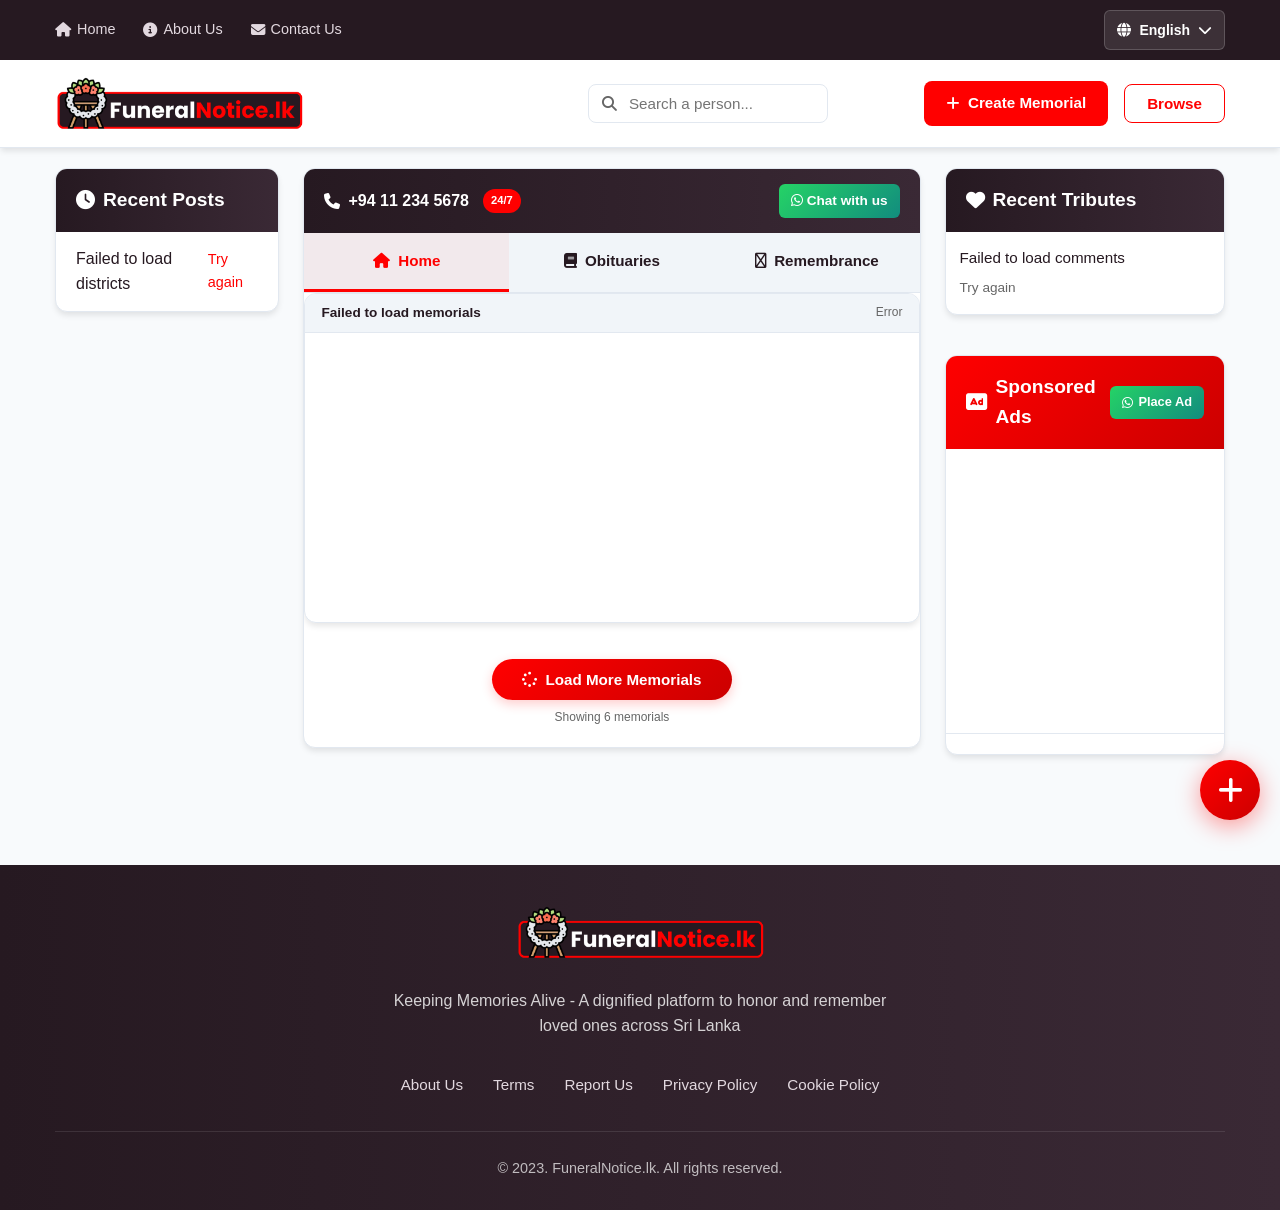
<file: index.html>
<!DOCTYPE html>
<html lang="en">

<head>
    <meta charset="UTF-8">
    <meta name="viewport" content="width=device-width, initial-scale=1.0">
    <title>FuneralNotice.lk - Keeping Memories Alive</title>
    <link rel="stylesheet" href="https://cdnjs.cloudflare.com/ajax/libs/font-awesome/6.4.0/css/all.min.css">
    <link rel="stylesheet" href="style/common.css">
    <link rel="stylesheet" href="style/navbar.css">
    <link rel="stylesheet" href="style/footer.css">
    <link rel="stylesheet" href="style/index.css">

</head>

<body>
    <!-- Navbar Component -->
    <div id="navbar-placeholder"></div>

    <div class="main-body">
        <div class="container">
            <!-- Mobile Sponsored Ads Section (Shows only on mobile) -->
            <div class="mobile-sponsored-section" id="mobileSponsoredSection">
                <!-- Mobile sponsored ads will be inserted here by JavaScript -->
            </div>

            <div class="sidebar-toggle-container">

            </div>

            <div class="feeds">
                <div class="sidebar sidebar-left" id="leftSidebar">
                    <div class="list-multiple-item">
                        <div class="header">
                            <h2><i class="fas fa-clock"></i> Recent Posts</h2>
                        </div>
                        <div class="list">
                            <ul id="recentPosts">
                            </ul>
                        </div>
                    </div>
                </div>

                <div class="main-content">
                    <div class="section-tabs">
                        <div class="tabs-header">
                            <div class="contact-display">
                                <i class="fas fa-phone"></i>
                                <span class="phone-number">+94 11 234 5678</span>
                                <span class="badge">24/7</span>
                            </div>
                            <a href="#" class="whatsapp-btn hide-on-mobile">
                                <i class="fab fa-whatsapp"></i> Chat with us
                            </a>
                        </div>

                        <div class="tabs-nav">
                            <a href="index.html" class="active"><i class="fas fa-home"></i> Home</a>
                            <a href="index.html.Obituaries"><i class="fas fa-book"></i> Obituaries</a>
                            <a href="index.html.Remembrance"><i class="fas fa-calendar-heart"></i> Remembrance</a>
                            <!-- REMOVED the Recent button from tabs -->
                        </div>

                        <div class="feeds-container" id="feedsContainer">
                        </div>

                        <div class="load-more-container">
                            <button class="load-more-btn" id="loadMoreBtn">
                                <i class="fas fa-spinner"></i> Load More Memorials
                            </button>
                            <p style="margin-top: 8px; color: var(--light-text); font-size: 0.75rem;">
                                Showing <span id="currentCount">6</span> memorials
                            </p>
                        </div>
                    </div>
                </div>

                <div class="sidebar sidebar-right" id="rightSidebar">
                    <!-- Recent Tributes section (hidden on mobile) -->
                    <div class="list-multiple-item square hide-on-mobile">
                        <div class="header cover-tribute">
                            <h2><i class="fas fa-heart"></i> Recent Tributes</h2>
                        </div>
                        <div class="list recent-tributes-container">
                            <ul id="recentTributes">
                            </ul>
                        </div>
                    </div>

                    <!-- Desktop sponsored ads (hidden on mobile) -->
                    <div class="list-multiple-item sticky-sponsor hide-on-mobile">
                        <div class="header"
                            style="background: linear-gradient(135deg, var(--primary) 0%, var(--primary-dark) 100%);">
                            <h2><i class="fas fa-ad"></i> Sponsored Ads</h2>
                            <a href="https://api.whatsapp.com/send?phone=94769988123&text=Hello%20WEBbuilders.lk%20%F0%9F%91%8B%2C"
                                target="_blank" rel="noopener" class="whatsapp-btn-small"
                                style="background: linear-gradient(135deg, #25D366 0%, #128C7E 100%); color: white; padding: 6px 12px; border-radius: 6px; text-decoration: none; display: inline-flex; align-items: center; gap: 5px; font-size: 0.8rem; font-weight: 600; transition: var(--transition); white-space: nowrap;">
                                <i class="fab fa-whatsapp"></i>
                                Place Ad
                            </a>
                        </div>
                        <div class="list">
                            <div id="sponsoredCarousel" class="sponsored-carousel">
                            </div>
                            <div class="ad-dots" id="adDots"></div>
                        </div>
                    </div>
                </div>
            </div>
        </div>
    </div>

    <!-- Footer Component -->
    <div id="footer-placeholder"></div>

    <script src="script/common.js"></script>
    <script>
        // Load components when DOM is ready
        loadComponent('navbar.html', 'navbar-placeholder');
        loadComponent('footer.html', 'footer-placeholder');
    </script>
    <script src="script/index.js"></script>
</body>

</html>
</file>
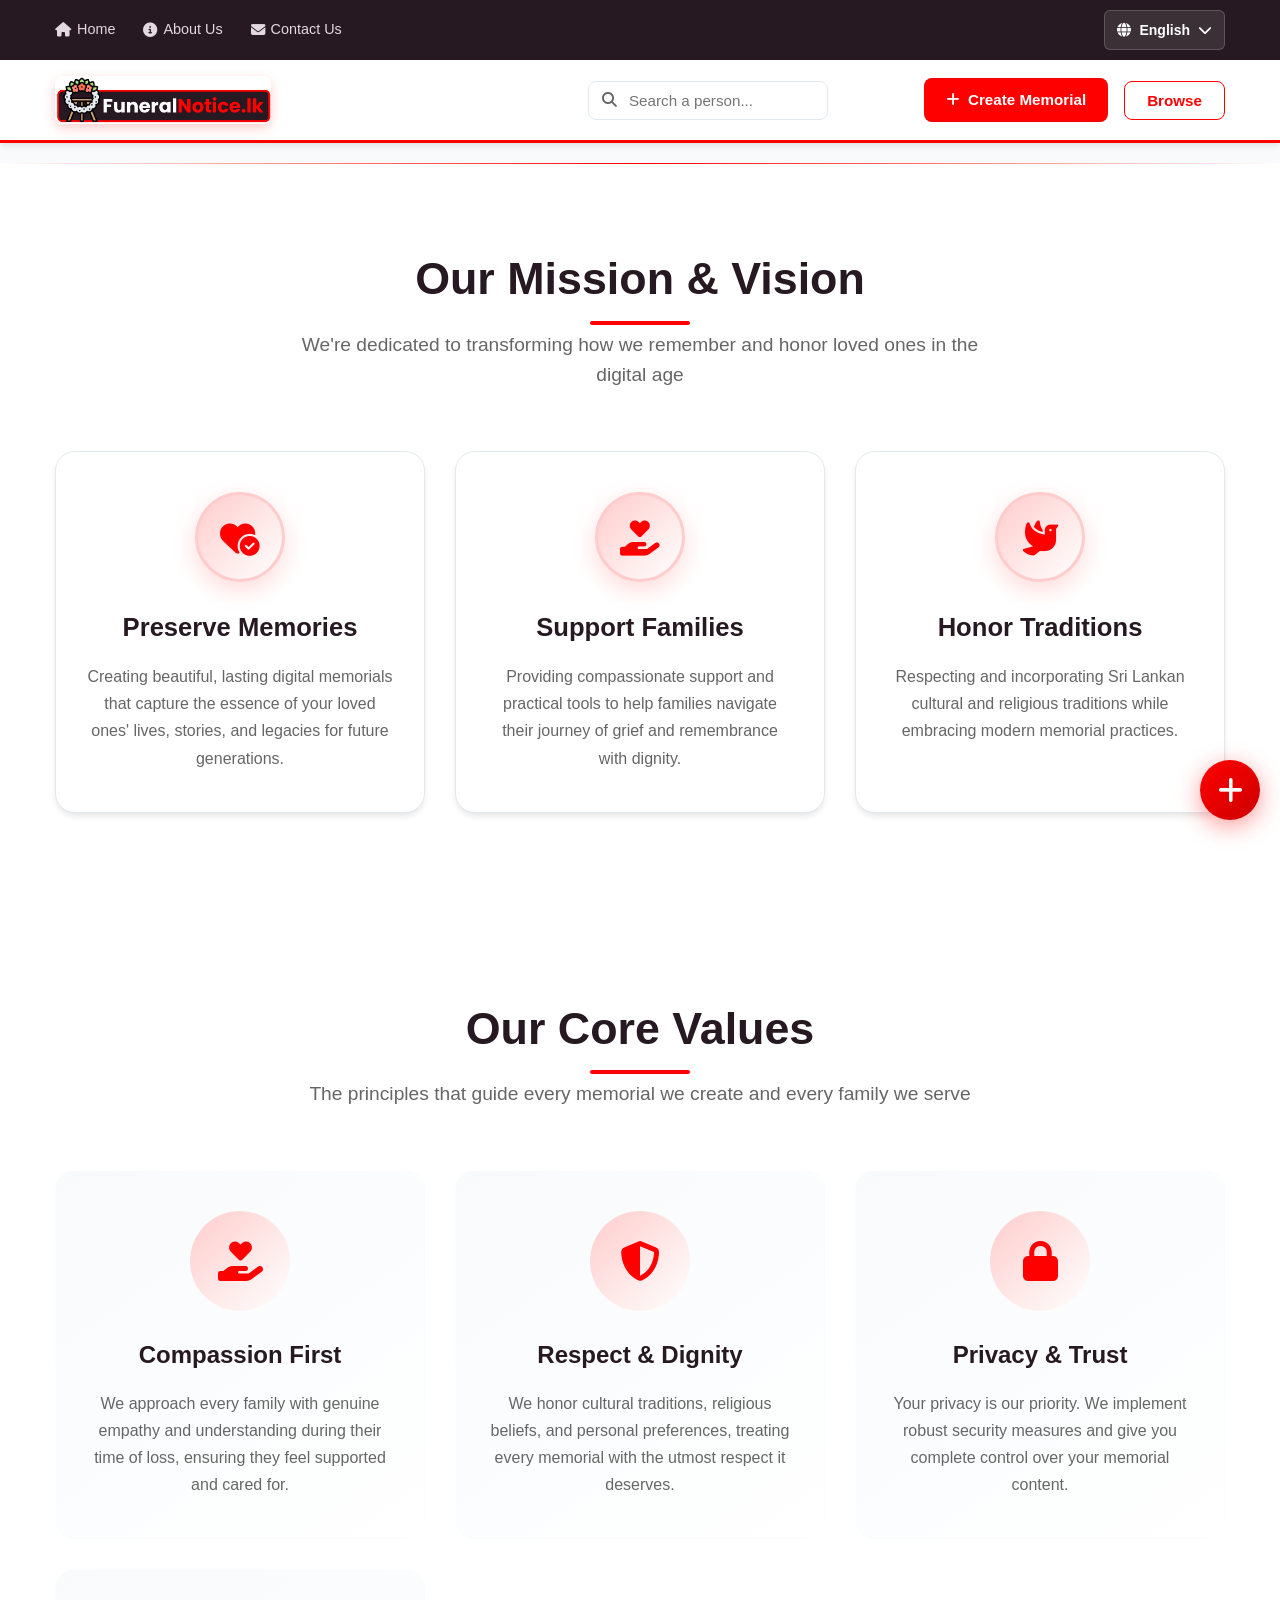
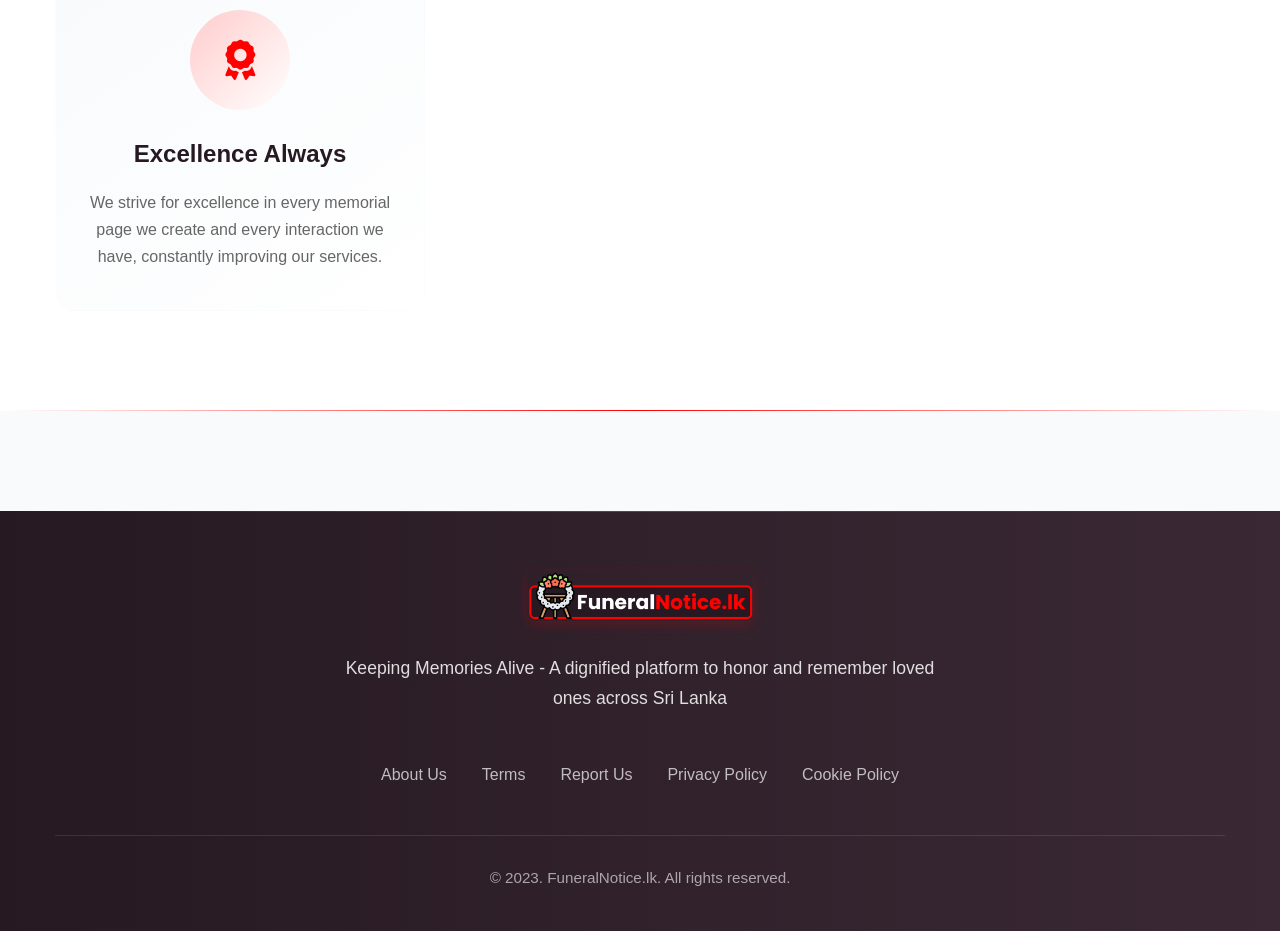
<file: about.html>
<!DOCTYPE html>
<html lang="en">

<head>
    <meta charset="UTF-8">
    <meta name="viewport" content="width=device-width, initial-scale=1.0">
    <title>About Us - FuneralNotice.lk</title>
    <meta name="description"
        content="Learn about FuneralNotice.lk - A dignified platform to honor and remember loved ones in Sri Lanka.">

    <!-- Open Graph Tags -->
    <meta property="og:type" content="website">
    <meta property="og:url" content="https://funeralnotice.lk/about.html">
    <meta property="og:title" content="About Us - FuneralNotice.lk">
    <meta property="og:description" content="A dignified platform to honor and remember loved ones in Sri Lanka.">
    <meta property="og:image" content="https://ripnews.lk/uploads/posts/76/cover.png">
    <meta property="og:image:type" content="image/png">
    <meta property="og:image:width" content="1200">
    <meta property="og:image:height" content="630">
    <meta property="og:site_name" content="FuneralNotice.lk">

    <meta name="twitter:card" content="summary_large_image">
    <meta name="twitter:title" content="About Us - FuneralNotice.lk">
    <meta name="twitter:description" content="A dignified platform to honor and remember loved ones in Sri Lanka.">
    <meta name="twitter:image" content="https://ripnews.lk/uploads/posts/76/cover.png">

    <link rel="stylesheet" href="https://cdnjs.cloudflare.com/ajax/libs/font-awesome/6.4.0/css/all.min.css">
    <link rel="stylesheet" href="https://cdnjs.cloudflare.com/ajax/libs/animate.css/4.1.1/animate.min.css">

    <link rel="stylesheet" href="style/common.css">
    <link rel="stylesheet" href="style/navbar.css">
    <link rel="stylesheet" href="style/footer.css">
    <link rel="stylesheet" href="style/about.css">

    <style>

    </style>
</head>

<body>
    <!-- Navbar Component -->
    <div id="navbar-placeholder"></div>


    <!-- About Page Content -->
    <div class="main-body">
        <!-- Hero Section -->
        <!-- <section class="about-hero">
            <div class="hero-content">
                <h1 class="hero-title fade-in">Honoring Lives with Dignity</h1>
                <p class="hero-subtitle fade-in">At FuneralNotice.lk, we believe every life deserves to be remembered,
                    celebrated, and honored. We provide compassionate digital memorial services that preserve precious
                    memories for generations to come.</p>

                <div class="hero-stats">
                    <div class="stat-item fade-in">
                        <span class="stat-number" data-count="5000">0</span>
                        <span class="stat-label">Memorials Created</span>
                    </div>
                    <div class="stat-item fade-in">
                        <span class="stat-number" data-count="98">0</span>
                        <span class="stat-label">Satisfaction Rate</span>
                    </div>
                    <div class="stat-item fade-in">
                        <span class="stat-number" data-count="24">0</span>
                        <span class="stat-label">Hours Support</span>
                    </div>
                </div>
            </div>
        </section> -->

        <!-- Our Mission Section -->
        <section class="mission-section">
            <div class="container">
                <div class="section-header fade-in">
                    <h2 class="section-title">Our Mission & Vision</h2>
                    <p class="section-subtitle">We're dedicated to transforming how we remember and honor loved ones in
                        the digital age</p>
                </div>

                <div class="mission-grid">
                    <div class="mission-card stagger-item">
                        <div class="mission-icon">
                            <i class="fas fa-heart-circle-check"></i>
                        </div>
                        <h3>Preserve Memories</h3>
                        <p>Creating beautiful, lasting digital memorials that capture the essence of your loved ones'
                            lives, stories, and legacies for future generations.</p>
                    </div>

                    <div class="mission-card stagger-item">
                        <div class="mission-icon">
                            <i class="fas fa-hand-holding-heart"></i>
                        </div>
                        <h3>Support Families</h3>
                        <p>Providing compassionate support and practical tools to help families navigate their journey
                            of grief and remembrance with dignity.</p>
                    </div>

                    <div class="mission-card stagger-item">
                        <div class="mission-icon">
                            <i class="fas fa-dove"></i>
                        </div>
                        <h3>Honor Traditions</h3>
                        <p>Respecting and incorporating Sri Lankan cultural and religious traditions while embracing
                            modern memorial practices.</p>
                    </div>
                </div>
            </div>
        </section>

        <!-- Our Story Section -->
        <!-- <section class="story-section">
            <div class="container">
                <div class="section-header fade-in">
                    <h2 class="section-title">Our Journey</h2>
                    <p class="section-subtitle">From a vision of compassion to Sri Lanka's most trusted memorial
                        platform</p>
                </div>

                <div class="story-timeline">
                    <div class="timeline-item stagger-item">
                        <div class="timeline-icon">
                            <i class="fas fa-lightbulb"></i>
                        </div>
                        <div class="timeline-content">
                            <div class="timeline-year">2022</div>
                            <h3>The Vision</h3>
                            <p>Founded by compassionate individuals who experienced firsthand the challenges families
                                face when dealing with loss. We envisioned a platform that would bring dignity and ease
                                to memorial services.</p>
                        </div>
                    </div>

                    <div class="timeline-item stagger-item">
                        <div class="timeline-icon">
                            <i class="fas fa-seedling"></i>
                        </div>
                        <div class="timeline-content">
                            <div class="timeline-year">2023</div>
                            <h3>Platform Launch</h3>
                            <p>Launched FuneralNotice.lk with a simple goal: to create beautiful, accessible memorials
                                that respect traditions while embracing technology. Our first 100 memorials were created
                                within months.</p>
                        </div>
                    </div>

                    <div class="timeline-item stagger-item">
                        <div class="timeline-icon">
                            <i class="fas fa-users"></i>
                        </div>
                        <div class="timeline-content">
                            <div class="timeline-year">2024</div>
                            <h3>Community Growth</h3>
                            <p>Expanded our services across Sri Lanka, building trust with thousands of families.
                                Introduced new features like tribute walls, candle lighting, and photo galleries based
                                on community feedback.</p>
                        </div>
                    </div>

                    <div class="timeline-item stagger-item">
                        <div class="timeline-icon">
                            <i class="fas fa-star"></i>
                        </div>
                        <div class="timeline-content">
                            <div class="timeline-year">2025</div>
                            <h3>National Recognition</h3>
                            <p>Became Sri Lanka's leading memorial platform with over 5,000 memorials created. Received
                                recognition for our compassionate approach and innovative memorial solutions.</p>
                        </div>
                    </div>
                </div>
            </div>
        </section> -->

        <!-- Our Values Section -->
        <section class="values-section">
            <div class="container">
                <div class="section-header fade-in">
                    <h2 class="section-title">Our Core Values</h2>
                    <p class="section-subtitle">The principles that guide every memorial we create and every family we
                        serve</p>
                </div>

                <div class="values-grid">
                    <div class="value-card stagger-item">
                        <div class="value-icon-wrapper">
                            <i class="fas fa-hand-holding-heart"></i>
                        </div>
                        <h3>Compassion First</h3>
                        <p>We approach every family with genuine empathy and understanding during their time of loss,
                            ensuring they feel supported and cared for.</p>
                    </div>

                    <div class="value-card stagger-item">
                        <div class="value-icon-wrapper">
                            <i class="fas fa-shield-alt"></i>
                        </div>
                        <h3>Respect & Dignity</h3>
                        <p>We honor cultural traditions, religious beliefs, and personal preferences, treating every
                            memorial with the utmost respect it deserves.</p>
                    </div>

                    <div class="value-card stagger-item">
                        <div class="value-icon-wrapper">
                            <i class="fas fa-lock"></i>
                        </div>
                        <h3>Privacy & Trust</h3>
                        <p>Your privacy is our priority. We implement robust security measures and give you complete
                            control over your memorial content.</p>
                    </div>

                    <div class="value-card stagger-item">
                        <div class="value-icon-wrapper">
                            <i class="fas fa-award"></i>
                        </div>
                        <h3>Excellence Always</h3>
                        <p>We strive for excellence in every memorial page we create and every interaction we have,
                            constantly improving our services.</p>
                    </div>
                </div>
            </div>
        </section>

        <!-- Our Team Section -->
        <!-- <section class="team-section">
            <div class="container">
                <div class="section-header fade-in">
                    <h2 class="section-title">Our Compassionate Team</h2>
                    <p class="section-subtitle">Dedicated professionals who bring warmth, expertise, and care to every
                        memorial we create</p>
                </div>

                <div class="team-grid">
                    <div class="team-member stagger-item">
                        <div class="member-image-wrapper">
                            <img src="https://images.unsplash.com/photo-1560250097-0b93528c311a?ixlib=rb-4.0.3&auto=format&fit=crop&w=500&q=80"
                                alt="Ravi Perera" class="member-image">
                            <div class="member-overlay">
                                <div class="member-role">
                                    <i class="fas fa-envelope"></i>
                                    ravi@funeralnotice.lk
                                </div>
                            </div>
                        </div>
                        <div class="member-info">
                            <h3>Ravi Perera</h3>
                            <div class="member-role">
                                <i class="fas fa-user-tie"></i>
                                Founder & CEO
                            </div>
                            <p class="member-bio">With 15+ years in technology and community service, Ravi leads our
                                mission with compassion and innovation.</p>
                        </div>
                    </div>

                    <div class="team-member stagger-item">
                        <div class="member-image-wrapper">
                            <img src="https://images.unsplash.com/photo-1582750433449-648ed127bb54?ixlib=rb-4.0.3&auto=format&fit=crop&w=500&q=80"
                                alt="Anjali Silva" class="member-image">
                            <div class="member-overlay">
                                <div class="member-role">
                                    <i class="fas fa-envelope"></i>
                                    anjali@funeralnotice.lk
                                </div>
                            </div>
                        </div>
                        <div class="member-info">
                            <h3>Anjali Silva</h3>
                            <div class="member-role">
                                <i class="fas fa-headset"></i>
                                Head of Support
                            </div>
                            <p class="member-bio">Anjali brings warmth and empathy to every family, ensuring they
                                receive the care and support they need.</p>
                        </div>
                    </div>

                    <div class="team-member stagger-item">
                        <div class="member-image-wrapper">
                            <img src="https://images.unsplash.com/photo-1573496359142-b8d87734a5a2?ixlib=rb-4.0.3&auto=format&fit=crop&w=500&q=80"
                                alt="Kumar Fernando" class="member-image">
                            <div class="member-overlay">
                                <div class="member-role">
                                    <i class="fas fa-envelope"></i>
                                    kumar@funeralnotice.lk
                                </div>
                            </div>
                        </div>
                        <div class="member-info">
                            <h3>Kumar Fernando</h3>
                            <div class="member-role">
                                <i class="fas fa-code"></i>
                                Technical Director
                            </div>
                            <p class="member-bio">Kumar ensures our platform is secure and innovative, constantly
                                improving features to serve families better.</p>
                        </div>
                    </div>
                </div>
            </div>
        </section> -->

        <!-- CTA Section -->
        <!-- <section class="contact-cta">
            <div class="container">
                <div class="cta-content">
                    <h2 class="cta-title fade-in">Ready to Honor a Loved One?</h2>
                    <p class="cta-subtitle fade-in">Let us help you create a beautiful, lasting tribute that honors
                        their memory and brings comfort to family and friends.</p>

                    <div class="cta-buttons">
                        <button class="cta-btn cta-btn-primary" onclick="window.location.href='create.html'">
                            <i class="fas fa-plus-circle"></i>
                            Create a Memorial
                        </button>
                        <button class="cta-btn cta-btn-secondary" onclick="window.location.href='contact.html'">
                            <i class="fas fa-comments"></i>
                            Contact Our Team
                        </button>
                    </div>
                </div>
            </div>
        </section> -->
    </div>

    <!-- Footer Component -->
    <div id="footer-placeholder"></div>

    <script src="script/common.js"></script>
    <script>
        // Load components when DOM is ready
        loadComponent('navbar.html', 'navbar-placeholder');
        loadComponent('footer.html', 'footer-placeholder');
    </script>
    <script src="script/about.js"></script>
</body>

</html>
</file>
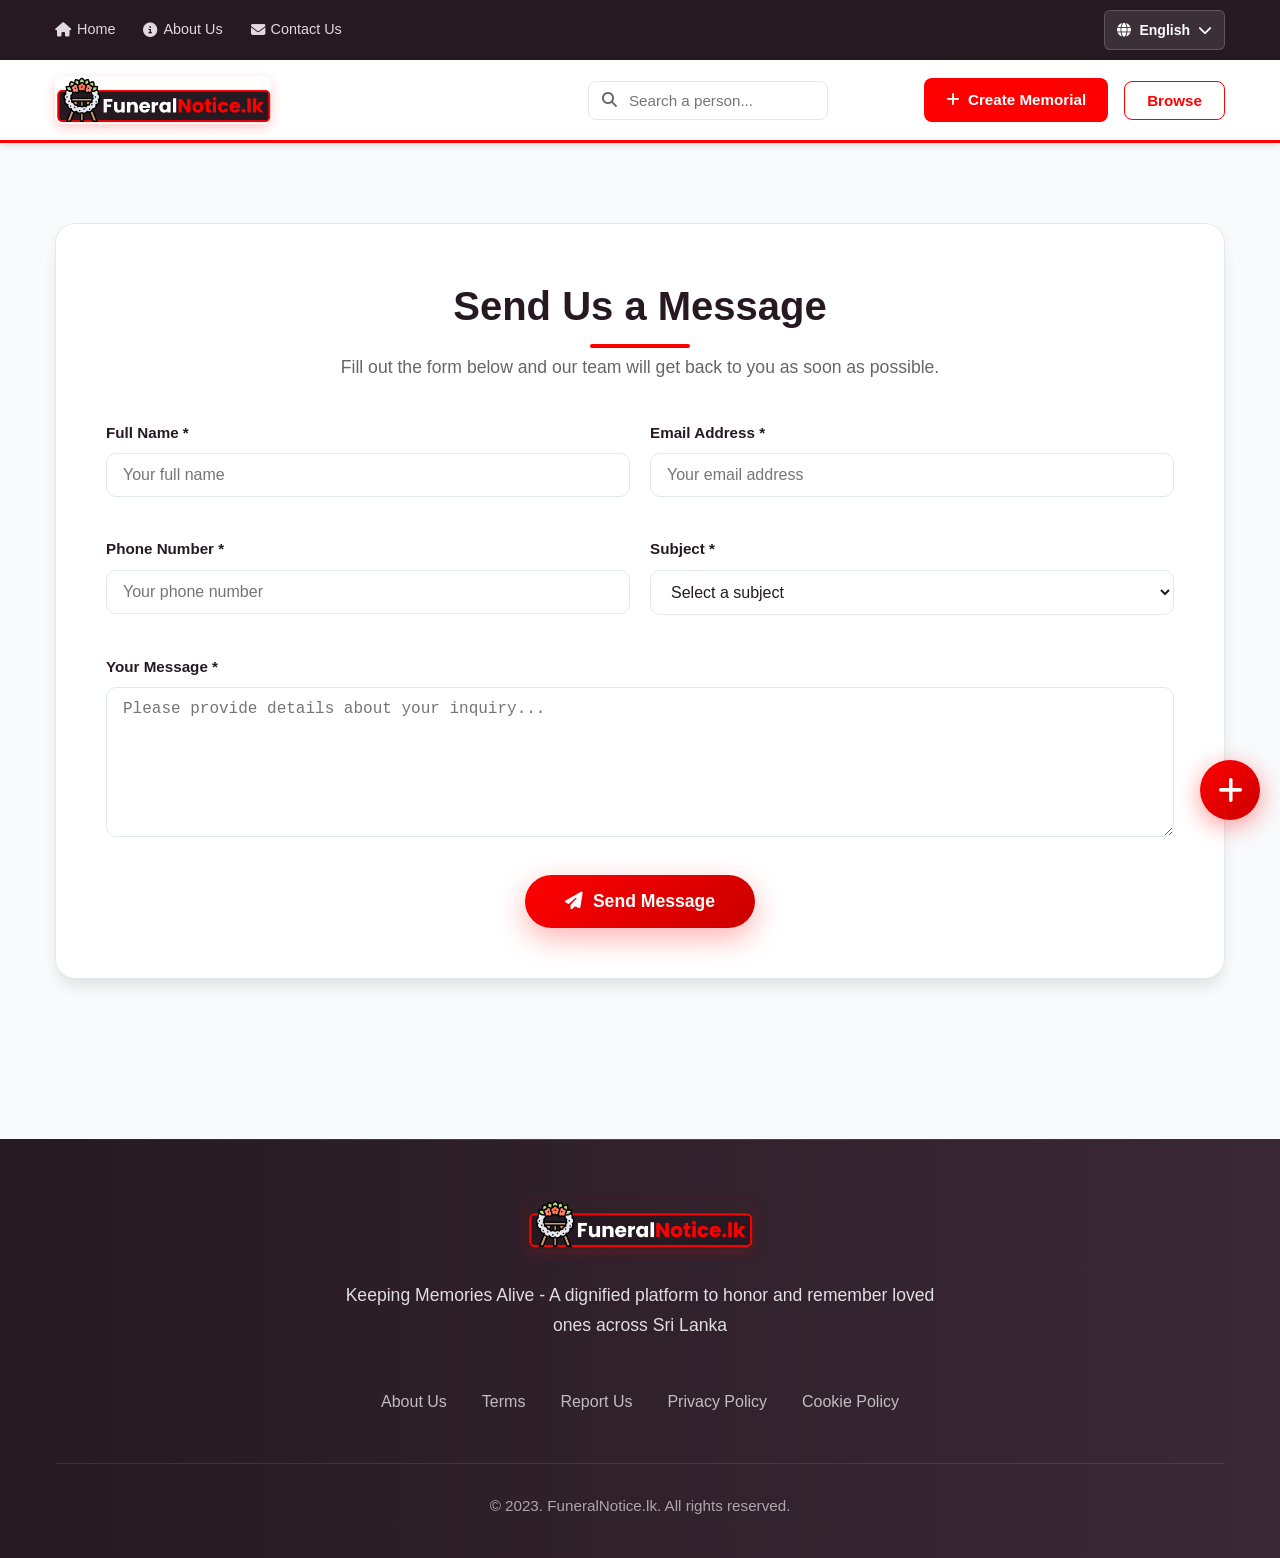
<file: contact.html>
<!DOCTYPE html>
<html lang="en">

<head>
    <meta charset="UTF-8">
    <meta name="viewport" content="width=device-width, initial-scale=1.0">
    <title>Contact Us - FuneralNotice.lk</title>

    <!-- Open Graph Tags -->
    <meta property="og:type" content="website">
    <meta property="og:url" content="https://funeralnotice.lk/contact">
    <meta property="og:title" content="Contact Us – FuneralNotice.lk">
    <meta property="og:description"
        content="Contact our compassionate team for assistance with funeral notices and memorials.">
    <meta property="og:image" content="https://ripnews.lk/uploads/posts/76/cover.png">
    <meta property="og:image:type" content="image/png">
    <meta property="og:image:width" content="1200">
    <meta property="og:image:height" content="630">
    <meta property="og:site_name" content="FuneralNotice.lk">

    <meta name="twitter:card" content="summary_large_image">
    <meta name="twitter:title" content="Contact Us – FuneralNotice.lk">
    <meta name="twitter:description"
        content="Contact our compassionate team for assistance with funeral notices and memorials.">
    <meta name="twitter:image" content="https://ripnews.lk/uploads/posts/76/cover.png">

    <link rel="stylesheet" href="https://cdnjs.cloudflare.com/ajax/libs/font-awesome/6.4.0/css/all.min.css">
    <link rel="stylesheet" href="style/common.css">
    <link rel="stylesheet" href="style/navbar.css">
    <link rel="stylesheet" href="style/footer.css">
    <link rel="stylesheet" href="style/contact.css">

    <style>
    </style>
</head>

<body>
    <!-- Navbar Component -->
    <div id="navbar-placeholder"></div>

    <!-- About Page Content -->
    <div class="main-body">
        <!-- Contact Hero Section -->
        <!-- <section class="contact-hero">
            <div class="hero-content">
                <h1 class="hero-title">Contact Our Compassionate Team</h1>
                <p class="hero-subtitle">We're here to support you during this difficult time. Reach out to us through
                    any channel below.</p>
            </div>
        </section> -->

        <div class="container">
            <!-- Contact Grid -->


            <!-- Contact Form Section -->
            <div class="contact-form-section">
                <div class="section-header">
                    <h2 class="section-title">Send Us a Message</h2>
                    <p class="section-subtitle">Fill out the form below and our team will get back to you as soon as
                        possible.</p>
                </div>

                <form id="contactForm">
                    <div class="form-grid">
                        <div class="form-group">
                            <label class="form-label" for="name">Full Name *</label>
                            <input type="text" id="name" class="form-control" placeholder="Your full name" required>
                        </div>
                        <div class="form-group">
                            <label class="form-label" for="email">Email Address *</label>
                            <input type="email" id="email" class="form-control" placeholder="Your email address"
                                required>
                        </div>
                    </div>

                    <div class="form-grid">
                        <div class="form-group">
                            <label class="form-label" for="phone">Phone Number *</label>
                            <input type="tel" id="phone" class="form-control" placeholder="Your phone number" required>
                        </div>
                        <div class="form-group">
                            <label class="form-label" for="subject">Subject *</label>
                            <select id="subject" class="form-control" required>
                                <option value="">Select a subject</option>
                                <option value="obituary">Obituary Notice</option>
                                <option value="remembrance">Remembrance Notice</option>
                                <option value="tribute">Tribute Creation</option>
                                <option value="technical">Technical Support</option>
                                <option value="billing">Billing Inquiry</option>
                                <option value="other">Other Inquiry</option>
                            </select>
                        </div>
                    </div>

                    <div class="form-group">
                        <label class="form-label" for="message">Your Message *</label>
                        <textarea id="message" class="form-control"
                            placeholder="Please provide details about your inquiry..." rows="5" required></textarea>
                    </div>

                    <div class="form-submit">
                        <button type="submit" class="submit-btn">
                            <i class="fas fa-paper-plane"></i> Send Message
                        </button>
                    </div>
                </form>
            </div>

            <!-- Map Section -->
            <!-- <div class="map-section">
                <div class="section-header">
                    <h2 class="section-title">Our Location</h2>
                    <p class="section-subtitle">Visit our office or contact us at the details below</p>
                </div>

                <div class="map-content">
                    <div class="location-info">
                        <h3>FuneralNotice.lk Headquarters</h3>

                        <div class="location-details">
                            <div class="location-item">
                                <div class="location-icon">
                                    <i class="fas fa-map-marker-alt"></i>
                                </div>
                                <div class="location-text">
                                    <h4>Address</h4>
                                    <p>123 Galle Road, Colombo 03,<br>Sri Lanka</p>
                                </div>
                            </div>

                            <div class="location-item">
                                <div class="location-icon">
                                    <i class="fas fa-phone"></i>
                                </div>
                                <div class="location-text">
                                    <h4>Phone</h4>
                                    <p>+94 11 234 5678</p>
                                </div>
                            </div>

                            <div class="location-item">
                                <div class="location-icon">
                                    <i class="fas fa-envelope"></i>
                                </div>
                                <div class="location-text">
                                    <h4>Email</h4>
                                    <p>office@funeralnotice.lk</p>
                                </div>
                            </div>

                            <div class="location-item">
                                <div class="location-icon">
                                    <i class="fas fa-clock"></i>
                                </div>
                                <div class="location-text">
                                    <h4>Business Hours</h4>
                                    <p>Monday - Friday: 8:00 AM - 8:00 PM<br>
                                        Saturday: 9:00 AM - 6:00 PM<br>
                                        Sunday: 10:00 AM - 4:00 PM</p>
                                </div>
                            </div>
                        </div>
                    </div>

                    <div class="map-container">
                        <div class="map-placeholder">
                            <i class="fas fa-map-marked-alt"></i>
                            <p>Colombo Office Location</p>
                            <small>123 Galle Road, Colombo 03</small>
                        </div>
                    </div>
                </div>
            </div> -->
        </div>
    </div>

    <!-- Footer Component -->
    <div id="footer-placeholder"></div>

    <script src="script/common.js"></script>
    <script>
        // Load components when DOM is ready
        loadComponent('navbar.html', 'navbar-placeholder');
        loadComponent('footer.html', 'footer-placeholder');
    </script>
    <script src="script/contact.js"></script>
</body>

</html>
</file>
<file: style/common.css>
:root {
    --primary: #ff0000;
    --primary-light: #ffcccc;
    --primary-dark: #cc0000;
    --secondary: #261921;
    --secondary-light: #3a2935;
    --accent: #ff6600;
    --light-bg: #f8fafc;
    --light-bg-2: #f1f5f9;
    --dark-text: #261921;
    --light-text: #666666;
    --white: #ffffff;
    --border: #e2e8f0;
    --card-bg: #ffffff;
    --sidebar-bg: #ffffff;
    --shadow-sm: 0 1px 3px rgba(0, 0, 0, 0.12);
    --shadow-md: 0 4px 6px -1px rgba(0, 0, 0, 0.1);
    --shadow-lg: 0 10px 15px -3px rgba(0, 0, 0, 0.1);
    --shadow-xl: 0 20px 25px -5px rgba(0, 0, 0, 0.1);
    --radius: 12px;
    --transition: all 0.3s cubic-bezier(0.4, 0, 0.2, 1);
    --facebook-blue: #1877F2;
    --facebook-gray: #65676B;
    --facebook-light-gray: #F0F2F5;
    --ring-gradient: linear-gradient(135deg, #ff0000 0%, #261921 100%);
    --gold: #ffd700;
    --gold-light: #fff9db;
    --gold-dark: #e6b800;

    /* Mobile bottom nav colors - All set to #3a2935 */
    --nav-home: #3a2935;
    --nav-obituaries: #3a2935;
    --nav-remembrance: #3a2935;
    --nav-create: #3a2935;
    --nav-menu: #3a2935;
}

* {
    margin: 0;
    padding: 0;
    box-sizing: border-box;
}

html, body {
    overflow-x: hidden;
    width: 100%;
}

body {
    font-family: -apple-system, BlinkMacSystemFont, 'Segoe UI', Roboto, Oxygen, Ubuntu, sans-serif;
    background-color: var(--light-bg);
    color: var(--dark-text);
    line-height: 1.6;
    font-weight: 400;
    overflow-x: hidden;
}

h1,
h2,
h3,
h4,
h5,
h6 {
    font-weight: 600;
}

.container {
    width: 100%;
    max-width: 1200px;
    margin: 0 auto;
    padding: 0 15px;
}

/* Button Styles */
.btn {
    padding: 10px 22px;
    border-radius: 8px;
    border: none;
    cursor: pointer;
    font-weight: 600;
    font-size: 0.95rem;
    transition: var(--transition);
    display: inline-flex;
    align-items: center;
    gap: 8px;
    text-decoration: none;
}

.btn-primary {
    background: var(--primary);
    color: var(--white);
}

.btn-primary:hover {
    background: var(--primary-dark);
    transform: translateY(-2px);
    box-shadow: var(--shadow-lg);
}

.btn-outline {
    background: transparent;
    border: 1px solid var(--primary);
    color: var(--primary);
}

.btn-outline:hover {
    background: var(--primary);
    color: var(--white);
}

/* Common Animations */
@keyframes fadeIn {
    from {
        opacity: 0;
    }

    to {
        opacity: 1;
    }
}

@keyframes slideIn {

    0%,
    100% {
        transform: translateX(-100%);
    }

    50% {
        transform: translateX(100%);
    }
}

@keyframes pulse {

    0%,
    100% {
        transform: scale(1);
        text-shadow: 0 0 0 rgba(255, 0, 0, 0);
    }

    50% {
        transform: scale(1.05);
        text-shadow: 0 0 10px rgba(255, 0, 0, 0.3);
    }
}

@keyframes heartbeat {

    0%,
    100% {
        transform: scale(1);
    }

    5% {
        transform: scale(1.1);
    }

    10% {
        transform: scale(1);
    }

    15% {
        transform: scale(1.1);
    }

    20% {
        transform: scale(1);
    }

    100% {
        transform: scale(1);
    }
}

/* Main Body Layout */
.main-body {
    padding: 20px 0 40px;
}

/* For pages with bottom nav on mobile */
@media (max-width: 992px) {
    .main-body {
        padding-bottom: 80px !important;
    }
}

/* TOAST NOTIFICATIONS */
.toast-stack {
    position: fixed;
    right: 16px;
    bottom: 16px;
    display: flex;
    flex-direction: column;
    gap: 10px;
    z-index: 100000;
    pointer-events: none;
}

.toast-pop {
    pointer-events: auto;
    min-width: 240px;
    max-width: 320px;
    background: var(--card-bg);
    border: 1px solid var(--border);
    border-left: 5px solid var(--primary);
    border-radius: 12px;
    padding: 8px 10px;
    box-shadow: var(--shadow-md);
    display: flex;
    align-items: flex-start;
    justify-content: space-between;
    gap: 10px;
    transform: translateY(10px);
    opacity: 0;
    transition: var(--transition);
}

.toast-pop.show {
    transform: translateY(0);
    opacity: 1;
}

.toast-pop.success {
    border-left-color: #16a34a;
}

.toast-pop.error {
    border-left-color: #dc2626;
}

.toast-pop.info {
    border-left-color: var(--primary);
}

.toast-title {
    font-weight: 800;
    color: var(--dark-text);
    font-size: .9rem;
    margin: 0;
}

.toast-msg {
    margin: 2px 0 0;
    color: var(--light-text);
    font-size: .85rem;
    line-height: 1.2rem;
}

.toast-x {
    border: none;
    background: transparent;
    cursor: pointer;
    color: var(--light-text);
    font-size: 16px;
    line-height: 16px;
    padding: 0;
}

.toast-x:hover {
    color: var(--primary);
}
</file>
<file: style/navbar.css>
/* Header Styles */
.header-top {
    background: var(--secondary);
    color: var(--white);
    padding: 10px 0;
    font-size: 0.9rem;
    display: none;
    position: relative;
    z-index: 9999;
    /* Higher than everything else */
    overflow: visible !important;
}


@media (min-width: 992px) {
    .header-top {
        display: block;
    }
}

.header-top .container {
    display: flex;
    justify-content: space-between;
    align-items: center;
    overflow: visible !important;
}

.top-nav>ul {
    list-style: none;
    display: flex;
    gap: 28px;
    align-items: center;
    margin: 0;
    padding: 0;
    overflow: visible !important;
}

.top-nav a {
    color: #e2d8df;
    text-decoration: none;
    font-weight: 500;
    font-size: 0.9rem;
    transition: var(--transition);
    padding: 10px 0;
    /* More area for hover */
    position: relative;
    display: flex;
    align-items: center;
    gap: 6px;
}

.top-nav a:hover {
    color: var(--white);
}

.top-nav a::after {
    content: '';
    position: absolute;
    bottom: 5px;
    left: 0;
    width: 0;
    height: 2px;
    background: var(--accent);
    transition: var(--transition);
}

.top-nav a:hover::after {
    width: 100%;
}

/* Dropdown Menu Styles */
.has-dropdown {
    position: relative;
    overflow: visible !important;
}

.dropdown-arrow {
    font-size: 0.7rem;
    margin-left: 2px;
    transition: transform 0.3s ease;
}

.has-dropdown:hover .dropdown-arrow {
    transform: rotate(180deg);
}

.dropdown-menu {
    position: absolute;
    top: 100%;
    left: 0;
    margin-top: 5px;
    /* Added gap buffer */
    background: var(--white);
    min-width: 220px;
    border-radius: 8px;
    box-shadow: 0 10px 30px rgba(0, 0, 0, 0.2);
    padding: 10px 0;
    opacity: 0;
    visibility: hidden;
    transform: translateY(10px);
    transition: all 0.3s ease;
    z-index: 10000;
    list-style: none;
    margin: 0;
    border: 1px solid rgba(0, 0, 0, 0.1);
    pointer-events: none;
    display: block !important;
}

/* Invisible bridge to prevent losing hover when moving mouse to dropdown */
.has-dropdown::after {
    content: '';
    position: absolute;
    top: 100%;
    left: 0;
    width: 100%;
    height: 15px;
    z-index: 1;
}

.has-dropdown:hover .dropdown-menu {
    opacity: 1;
    visibility: visible;
    transform: translateY(2px);
    pointer-events: auto;
}

.dropdown-menu li {
    display: block;
    width: 100%;
    margin: 0;
    padding: 0;
}

.dropdown-menu a {
    color: var(--secondary) !important;
    padding: 12px 20px !important;
    display: flex !important;
    align-items: center;
    font-size: 0.9rem !important;
    font-weight: 600 !important;
    transition: all 0.2s ease !important;
    white-space: nowrap;
    width: 100%;
    background: transparent !important;
    gap: 10px;
}

.dropdown-menu a:hover {
    background: var(--light-bg) !important;
    color: var(--primary) !important;
    padding-left: 25px !important;
}

.dropdown-menu a::after {
    display: none !important;
}




.language-selector {
    display: flex;
    align-items: center;
    gap: 8px;
    cursor: pointer;
    padding: 6px 12px;
    background: rgba(255, 255, 255, 0.1);
    border-radius: 6px;
    transition: var(--transition);
}

.language-selector:hover {
    background: rgba(255, 255, 255, 0.15);
}

.logo-text {
    font-size: 1.6rem;
    font-weight: 700;
    color: var(--secondary);
    letter-spacing: -0.5px;
    position: relative;
    overflow: hidden;
}

.logo-text::after {
    content: '';
    position: absolute;
    bottom: -2px;
    left: 0;
    width: 100%;
    height: 2px;
    background: linear-gradient(90deg, var(--primary) 0%, var(--secondary) 100%);
    transform: translateX(-100%);
    animation: slideIn 3s ease-in-out infinite;
}

.logo-text span {
    color: var(--primary);
    position: relative;
    display: inline-block;
    animation: pulse 2s ease-in-out infinite;
}

.header-actions {
    display: flex;
    align-items: center;
    gap: 16px;
}

.search-box {
    position: relative;
}

.search-box input {
    padding: 10px 16px 10px 40px;
    border: 1px solid var(--border);
    border-radius: 8px;
    width: 240px;
    font-size: 0.95rem;
    background: var(--white);
    transition: var(--transition);
    color: var(--dark-text);
}

.search-box input:focus {
    outline: none;
    border-color: var(--primary);
    box-shadow: 0 0 0 3px rgba(255, 0, 0, 0.1);
    width: 260px;
}

.search-box i {
    position: absolute;
    left: 14px;
    top: 50%;
    transform: translateY(-50%);
    color: var(--light-text);
    font-size: 0.95rem;
}

/* Contact Info - Only shown on mobile (Header part) */
.contact-info {
    background: linear-gradient(90deg, var(--secondary) 0%, var(--secondary-light) 100%);
    color: var(--white);
    padding: 10px 0;
    font-size: 0.9rem;
    display: none;
}

@media (max-width: 991px) {
    .contact-info {
        display: block;
    }
}

.contact-container {
    display: flex;
    justify-content: space-between;
    align-items: center;
    gap: 10px;
}

@media (max-width: 768px) {
    .contact-container {
        flex-direction: row;
        justify-content: space-between;
        align-items: center;
        gap: 10px;
    }
}

@media (max-width: 480px) {
    .contact-container {
        gap: 8px;
        flex-wrap: nowrap;
    }
}

.contact-display {
    display: flex;
    align-items: center;
    gap: 8px;
    flex-wrap: nowrap;
}

@media (max-width: 480px) {
    .contact-display {
        gap: 6px;
    }
}

.phone-number {
    font-weight: 600;
    font-size: 1rem;
    display: flex;
    align-items: center;
    gap: 6px;
    white-space: nowrap;
}

@media (max-width: 480px) {
    .phone-number {
        font-size: 0.9rem;
        gap: 4px;
    }
}

.badge {
    background: var(--primary);
    color: white;
    padding: 3px 8px;
    border-radius: 20px;
    font-size: 0.7rem;
    font-weight: 700;
    margin-left: 6px;
    white-space: nowrap;
}

@media (max-width: 480px) {
    .badge {
        padding: 2px 6px;
        font-size: 0.65rem;
        margin-left: 4px;
    }
}

.whatsapp-btn {
    background: linear-gradient(135deg, #25D366 0%, #128C7E 100%);
    color: white;
    padding: 6px 12px;
    border-radius: 6px;
    text-decoration: none;
    display: inline-flex;
    align-items: center;
    gap: 6px;
    font-weight: 600;
    transition: var(--transition);
    font-size: 0.85rem;
    white-space: nowrap;
}

@media (max-width: 480px) {
    .whatsapp-btn {
        padding: 5px 10px;
        font-size: 0.8rem;
        gap: 4px;
    }
}

.whatsapp-btn:hover {
    transform: translateY(-2px);
    box-shadow: 0 6px 20px rgba(37, 211, 102, 0.3);
}

.whatsapp-btn-small {
    background: linear-gradient(135deg, #25D366 0%, #128C7E 100%);
    color: white;
    padding: 6px 12px;
    border-radius: 6px;
    text-decoration: none;
    display: inline-flex;
    align-items: center;
    gap: 5px;
    font-size: 0.8rem;
    font-weight: 600;
    transition: var(--transition);
    white-space: nowrap;
}

.whatsapp-btn-small:hover {
    transform: translateY(-2px);
    box-shadow: 0 4px 12px rgba(37, 211, 102, 0.3);
}

.mobile-menu-btn {
    display: block;
    background: transparent;
    border: none;
    color: var(--secondary);
    font-size: 1.5rem;
    cursor: pointer;
    padding: 8px;
    z-index: 1001;
}

@media (min-width: 992px) {
    .mobile-menu-btn {
        display: none;
    }
}

.mobile-menu-overlay {
    display: none;
    position: fixed;
    top: 0;
    left: 0;
    right: 0;
    bottom: 0;
    background: rgba(0, 0, 0, 0.7);
    backdrop-filter: blur(3px);
    z-index: 9999;
    animation: fadeIn 0.3s ease;
}

.mobile-menu-container {
    display: none;
    position: fixed;
    top: 0;
    right: 0;
    width: 320px;
    height: 100vh;
    background: var(--white);
    box-shadow: -5px 0 25px rgba(0, 0, 0, 0.15);
    z-index: 10000;
    overflow-y: auto;
    transform: translateX(100%);
    transition: transform 0.3s cubic-bezier(0.25, 0.46, 0.45, 0.94);
}

@media (max-width: 480px) {
    .mobile-menu-container {
        width: 100%;
    }
}

.mobile-menu-container.active {
    transform: translateX(0);
}

.mobile-menu-header {
    background: linear-gradient(135deg, var(--secondary) 0%, var(--secondary-light) 100%);
    color: white;
    padding: 20px;
    display: flex;
    justify-content: space-between;
    align-items: center;
    position: sticky;
    top: 0;
    z-index: 1;
}

.mobile-menu-header h3 {
    font-size: 1.3rem;
    font-weight: 600;
}

.mobile-menu-close {
    background: transparent;
    border: none;
    color: white;
    font-size: 1.6rem;
    cursor: pointer;
    width: 40px;
    height: 40px;
    display: flex;
    align-items: center;
    justify-content: center;
    border-radius: 50%;
    transition: var(--transition);
}

.mobile-menu-close:hover {
    background: rgba(255, 255, 255, 0.1);
}

.mobile-menu-content {
    padding: 20px;
    padding-bottom: 100px;
}

.mobile-menu-section {
    margin-bottom: 30px;
}

.mobile-menu-section h4 {
    color: var(--secondary);
    font-size: 1.1rem;
    margin-bottom: 15px;
    padding-bottom: 10px;
    border-bottom: 2px solid var(--border);
    font-weight: 600;
}

.mobile-menu-nav {
    list-style: none;
}

.mobile-menu-nav li {
    margin-bottom: 10px;
}

.mobile-menu-nav a {
    display: flex;
    align-items: center;
    gap: 12px;
    padding: 14px 16px;
    color: var(--dark-text);
    text-decoration: none;
    border-radius: 10px;
    transition: var(--transition);
    font-size: 0.95rem;
}

.mobile-menu-nav a:hover {
    background: var(--light-bg);
    color: var(--primary);
    transform: translateX(5px);
}

.mobile-menu-nav a.active {
    background: var(--primary-light);
    color: var(--primary);
    font-weight: 600;
    border-left: 4px solid var(--primary);
}

.mobile-menu-nav a i {
    width: 24px;
    text-align: center;
    font-size: 1.1rem;
}

/* Mobile App Header - Enhanced with animation */
.mobile-app-header {
    display: none;
    background: linear-gradient(135deg, var(--secondary) 0%, var(--secondary-light) 100%);
    color: white;
    padding: 10px 0;
    /* Vertical padding only, container handled horizontal */
    position: sticky;
    top: 0;
    z-index: 1000;
    box-shadow: var(--shadow-md);
    border-bottom: 3px solid var(--primary);
}

@keyframes slideDown {
    from {
        transform: translateY(-100%);
        opacity: 0;
    }

    to {
        transform: translateY(0);
        opacity: 1;
    }
}

.mobile-app-header .container {
    display: flex;
    justify-content: space-between;
    align-items: center;
    width: 100%;
    padding: 0 12px;
    /* Controlled horizontal padding */
}

.mobile-header-left {
    display: flex;
    align-items: center;
    gap: 10px;
    flex: 1 1 auto;
    min-width: 0;
    margin-right: 20px;
}

.mobile-logo {
    max-height: 45px;
    height: auto;
    width: auto;
    max-width: 100%;
    border-radius: 6px;
    animation: pulseLogo 3s ease-in-out infinite;
    border: 2px solid var(--primary);
    object-fit: contain;
    display: block;
}

@keyframes pulseLogo {

    0%,
    100% {
        transform: scale(1);
        box-shadow: 0 4px 12px rgba(255, 0, 0, 0.3);
    }

    50% {
        transform: scale(1.05);
        box-shadow: 0 6px 20px rgba(255, 0, 0, 0.5);
    }
}

.mobile-header-title {
    font-weight: 700;
    font-size: 1.3rem;
    background: linear-gradient(45deg, white 0%, #ffcccc 100%);
    -webkit-background-clip: text;
    -webkit-text-fill-color: transparent;
    background-clip: text;
    letter-spacing: -0.5px;
}

.mobile-header-right {
    display: flex;
    align-items: center;
    gap: 8px;
    flex: 0 0 auto;
    justify-content: flex-end;
}

.mobile-header-icon {
    color: white;
    font-size: 1rem;
    padding: 0;
    cursor: pointer;
    transition: all 0.3s ease;
    border-radius: 50%;
    display: flex;
    align-items: center;
    justify-content: center;
    width: 34px;
    height: 34px;
    flex-shrink: 0;
}

.mobile-header-icon.search-icon {
    background: rgba(255, 255, 255, 0.1);
}

.mobile-header-icon:hover {
    background: rgba(255, 255, 255, 0.2);
    transform: scale(1.1);
}

/* Mobile Language Selector */
.mobile-language-selector {
    display: flex;
    align-items: center;
    gap: 4px;
    cursor: pointer;
    padding: 6px 10px;
    background: rgba(255, 255, 255, 0.1);
    border-radius: 6px;
    transition: var(--transition);
    color: white;
    font-size: 0.85rem;
    font-weight: 500;
}

.mobile-language-selector:hover {
    background: rgba(255, 255, 255, 0.15);
}

.mobile-language-selector i {
    font-size: 1rem;
}

/* Mobile Search Toggle */
.mobile-search-toggle {
    display: none;
    background: transparent;
    border: none;
    color: var(--secondary);
    font-size: 1.2rem;
    cursor: pointer;
    padding: 8px;
}

@media (max-width: 768px) {
    .mobile-search-toggle {
        display: block;
    }
}

.mobile-search-container {
    display: none;
    padding: 15px;
    background: var(--white);
    border-bottom: 1px solid var(--border);
}

.mobile-search-container.active {
    display: block;
}

.mobile-search-box {
    position: relative;
    width: 100%;
}

.mobile-search-box input {
    width: 100%;
    padding: 12px 16px 12px 45px;
    border: 1px solid var(--border);
    border-radius: 8px;
    font-size: 1rem;
    background: var(--light-bg);
}

.mobile-search-box i {
    position: absolute;
    left: 16px;
    top: 50%;
    transform: translateY(-50%);
    color: var(--light-text);
}

/* Main Header */
header {
    background: var(--white);
    box-shadow: var(--shadow-md);
    position: sticky;
    top: 0;
    z-index: 100;
    /* Lower than header-top to allow dropdowns to overlap */
    border-bottom: 1px solid var(--border);
}


.main-header {
    padding: 16px 0;
}

@media (max-width: 768px) {
    .main-header {
        padding: 12px 0;
    }
}

.header-container {
    display: flex;
    justify-content: space-between;
    align-items: center;
    gap: 20px;
}

@media (max-width: 768px) {
    .header-container {
        gap: 12px;
    }
}

.logo-container {
    display: flex;
    align-items: center;
    gap: 12px;
}

.logo-img {
    height: 55px;
    width: auto;
    border-radius: 8px;
    animation: heartbeat 3s ease-in-out infinite both;
    transform-origin: center;
    /* box-shadow: 0 4px 12px rgba(255, 0, 0, 0.2); */
}

@media (max-width: 768px) {
    .logo-img {
        height: 40px;
    }
}

@media (max-width: 480px) {
    .logo-img {
        height: 36px;
    }
}

/* Hide desktop header parts on mobile */
@media (max-width: 992px) {

    header,
    .header-top,
    .contact-info {
        display: none !important;
    }

    .mobile-app-header {
        display: flex;
    }
}

/* Responsive adjustments for header actions */
@media (max-width: 992px) {
    .header-actions .search-box {
        display: none;
    }

    .header-actions .btn {
        padding: 8px 16px;
        font-size: 0.85rem;
    }

    .header-container {
        gap: 15px;
    }
}

@media (max-width: 768px) {
    .header-actions {
        gap: 8px;
    }

    .header-actions .btn {
        padding: 8px 12px;
    }

    .header-actions .btn span {
        display: none;
    }

    .header-actions .btn i {
        margin: 0;
    }
}

@media (max-width: 480px) {
    .header-actions {
        gap: 5px;
    }

    .header-actions .btn {
        padding: 6px 10px;
        font-size: 0.8rem;
    }

    .mobile-menu-btn {
        font-size: 1.3rem;
        padding: 6px;
    }
}

/* ===== Fixed language select styles ===== */
.lang-select-wrap,
.mobile-lang-select-wrap {
    position: relative;
    display: inline-block;
}

.language-selector,
.mobile-language-selector {
    appearance: none;
    -webkit-appearance: none;
    -moz-appearance: none;
    border: 1px solid rgba(255, 255, 255, 0.18);
    outline: none;
    cursor: pointer;
    font-weight: 600;
    line-height: 1;
    padding-right: 36px;
    background-repeat: no-repeat;
    background-position: right 12px center;
    background-size: 12px;
    background-image: url("data:image/svg+xml,%3Csvg viewBox='0 0 20 20' fill='none' xmlns='http://www.w3.org/2000/svg'%3E%3Cpath d='M5 7.5L10 12.5L15 7.5' stroke='white' stroke-width='2' stroke-linecap='round' stroke-linejoin='round'/%3E%3C/svg%3E");
}

.language-selector {
    min-width: 120px;
    height: 40px;
    padding: 0 38px 0 14px;
    border-radius: 8px;
    background-color: rgba(255, 255, 255, 0.12);
    color: #fff;
    font-size: 14px;
}

.language-selector option {
    color: #111;
    background: #fff;
}

.mobile-language-selector {
    min-width: 60px;
    /* Reduced min-width */
    height: 36px;
    /* Slightly shorter */
    padding: 0 28px 0 10px;
    /* More compact padding */
    border-radius: 6px;
    background-color: rgba(255, 255, 255, 0.12);
    color: #fff;
    font-size: 13px;
    /* Slightly smaller font */
    flex-shrink: 0;
}

.mobile-language-selector option {
    color: #111;
    background: #fff;
}

/* ===== Force header actions layout correctly ===== */
.header-actions {
    display: flex;
    align-items: center;
    gap: 16px;
    flex: 1;
    justify-content: flex-end;
    min-width: 0;
}

.search-box {
    position: relative;
    width: 320px;
    max-width: 100%;
    flex-shrink: 0;
}

.search-box input {
    width: 100%;
}

@media (max-width: 1200px) {
    .search-box {
        width: 260px;
    }
}

/* keep desktop search visible on index */
@media (min-width: 993px) {
    .header-actions .search-box {
        display: block !important;
    }
}

/* hide desktop search on tablet/mobile */
@media (max-width: 992px) {
    .header-actions .search-box {
        display: none !important;
    }
}

/* ===== Live search dropdown ===== */
.live-search-wrap {
    position: relative;
}

.live-search-results {
    position: absolute;
    top: calc(100% + 8px);
    left: 0;
    width: 100%;
    background: #fff;
    border: 1px solid var(--border);
    border-radius: 12px;
    box-shadow: 0 14px 30px rgba(0, 0, 0, 0.12);
    z-index: 9999;
    max-height: 380px;
    overflow-y: auto;
    display: none;
}

.live-search-results.show {
    display: block;
}

.live-search-item {
    display: block;
    padding: 12px 14px;
    text-decoration: none;
    border-bottom: 1px solid #f1f5f9;
    transition: background .2s ease;
}

.live-search-item:last-child {
    border-bottom: none;
}

.live-search-item:hover {
    background: #f8fafc;
}

.live-search-title {
    color: var(--secondary);
    font-size: 15px;
    font-weight: 700;
    margin-bottom: 4px;
}

.live-search-meta {
    color: var(--light-text);
    font-size: 13px;
    line-height: 1.4;
}

.live-search-empty {
    padding: 14px;
    color: var(--light-text);
    font-size: 14px;
}
</file>
<file: style/footer.css>
/* Footer Styles */
footer {
    background: linear-gradient(90deg, var(--secondary) 0%, var(--secondary-light) 100%);
    color: var(--white);
    padding: 40px 0 30px;
    margin-top: 60px;
}

@media (max-width: 768px) {
    footer {
        padding: 30px 0 20px;
        margin-top: 40px;
    }
}

.footer-content {
    display: flex;
    flex-direction: column;
    align-items: center;
}

.footer-logo {
    margin-bottom: 20px;
}

@media (max-width: 768px) {
    .footer-logo {
        margin-bottom: 15px;
    }
}

.footer-logo .logo-text {
    color: white;
    font-size: 1.8rem;
}

@media (max-width: 768px) {
    .footer-logo .logo-text {
        font-size: 1.5rem;
    }
}

.footer-tagline {
    color: rgba(255, 255, 255, 0.8);
    font-size: 1rem;
    margin-bottom: 30px;
    text-align: center;
    max-width: 500px;
    line-height: 1.6;
}

@media (max-width: 768px) {
    .footer-tagline {
        font-size: 0.9rem;
        margin-bottom: 20px;
    }
}

.footer-links {
    display: flex;
    flex-wrap: wrap;
    justify-content: center;
    gap: 20px;
    margin-bottom: 30px;
}

@media (max-width: 480px) {
    .footer-links {
        gap: 15px;
        flex-direction: column;
        align-items: center;
    }
}

.footer-links a {
    color: rgba(255, 255, 255, 0.7);
    text-decoration: none;
    transition: var(--transition);
    font-size: 0.95rem;
}

.footer-links a:hover {
    color: var(--white);
    text-decoration: underline;
}

.copyright {
    color: rgba(255, 255, 255, 0.5);
    font-size: 0.85rem;
    text-align: center;
    border-top: 1px solid rgba(255, 255, 255, 0.1);
    padding-top: 20px;
    width: 100%;
}

/* Mobile Bottom Navigation */
.mobile-bottom-nav {
    display: none;
    position: fixed;
    bottom: 0;
    left: 0;
    right: 0;
    background: var(--secondary-light);
    border-top: 1px solid rgba(255, 255, 255, 0.1);
    padding: 10px 0 5px;
    z-index: 1000;
    box-shadow: 0 -4px 20px rgba(0, 0, 0, 0.25);
    border-top: 3px solid var(--primary);
}

.mobile-bottom-nav .nav-container {
    display: flex;
    justify-content: space-around;
    align-items: center;
    width: 100%;
}

.mobile-nav-item {
    display: flex;
    flex-direction: column;
    align-items: center;
    justify-content: center;
    text-decoration: none;
    color: rgba(255, 255, 255, 0.7);
    font-size: 0.7rem;
    padding: 8px 5px;
    border-radius: 12px;
    transition: all 0.3s cubic-bezier(0.4, 0, 0.2, 1);
    flex: 1;
    max-width: 80px;
    cursor: pointer;
}

.mobile-nav-item i {
    font-size: 1.4rem;
    margin-bottom: 5px;
    transition: all 0.3s cubic-bezier(0.4, 0, 0.2, 1);
    color: rgba(255, 255, 255, 0.7);
}

.mobile-nav-item .nav-label {
    font-weight: 600;
    font-size: 0.7rem;
    transition: all 0.3s ease;
}

.mobile-nav-item:hover {
    transform: translateY(-3px);
    background: rgba(255, 255, 255, 0.1);
}

.mobile-nav-item:hover i {
    transform: scale(1.1);
    color: white;
}

.mobile-nav-item:hover .nav-label {
    color: white;
}

@media (max-width: 480px) {
    .mobile-nav-item {
        padding: 8px 3px;
    }

    .mobile-nav-item i {
        font-size: 1.3rem;
    }

    .mobile-nav-item .nav-label {
        font-size: 0.65rem;
    }
}

/* Mobile Create Notice Button (replaces floating WhatsApp) */
.mobile-create-notice-float {
    display: none;
    position: fixed;
    bottom: 80px;
    right: 20px;
    width: 60px;
    height: 60px;
    background: linear-gradient(135deg, var(--primary) 0%, var(--primary-dark) 100%);
    border-radius: 50%;
    display: flex;
    align-items: center;
    justify-content: center;
    color: white;
    font-size: 1.8rem;
    box-shadow: 0 6px 25px rgba(255, 0, 0, 0.4);
    z-index: 999;
    cursor: pointer;
    transition: all 0.3s cubic-bezier(0.4, 0, 0.2, 1);
    border: none;
    text-decoration: none;
    animation: floatCreate 3s ease-in-out infinite;
}

@keyframes floatCreate {

    0%,
    100% {
        transform: translateY(0) rotate(0deg);
        box-shadow: 0 6px 25px rgba(255, 0, 0, 0.4);
    }

    50% {
        transform: translateY(-10px) rotate(5deg);
        box-shadow: 0 12px 30px rgba(255, 0, 0, 0.6);
    }
}

.mobile-create-notice-float:hover {
    transform: scale(1.1) rotate(90deg);
    box-shadow: 0 10px 35px rgba(255, 0, 0, 0.6);
    animation: none;
}

@media (max-width: 480px) {
    .mobile-create-notice-float {
        width: 55px;
        height: 55px;
        font-size: 1.6rem;
        bottom: 70px;
        right: 15px;
    }
}

/* Hide desktop footer on mobile */
@media (max-width: 992px) {
    .mobile-bottom-nav {
        display: flex;
    }

    .mobile-create-notice-float {
        display: flex;
    }

    footer {
        display: none !important;
    }
}

/* Mobile Pages Bottom Sheet (Drawer) */
.mobile-pages-overlay {
    position: fixed;
    inset: 0;
    background: rgba(0, 0, 0, 0.6);
    backdrop-filter: blur(4px);
    z-index: 1001;
    display: none;
    opacity: 0;
    transition: opacity 0.3s ease;
}

.mobile-pages-sheet {
    position: fixed;
    bottom: 85px; /* Above the bottom nav */
    left: 20px;
    right: 20px;
    background: white;
    border-radius: 20px;
    z-index: 1002;
    transform: translateY(20px);
    opacity: 0;
    transition: all 0.3s cubic-bezier(0.4, 0, 0.2, 1);
    padding: 15px;
    display: none;
    box-shadow: 0 10px 40px rgba(0, 0, 0, 0.3);
    border: 1px solid rgba(0,0,0,0.05);
}

.mobile-pages-sheet.active {
    transform: translateY(0);
    opacity: 1;
}

@media (min-width: 480px) {
    .mobile-pages-sheet {
        left: auto;
        right: 20px;
        width: 300px;
    }
}

.sheet-header {
    display: flex;
    justify-content: space-between;
    align-items: center;
    margin-bottom: 15px;
    padding-bottom: 10px;
    border-bottom: 1px solid #f0f0f0;
}

.sheet-header h3 {
    margin: 0;
    font-size: 1rem;
    color: var(--secondary);
    font-weight: 700;
    text-transform: uppercase;
    letter-spacing: 0.5px;
}

.close-sheet-btn {
    background: #f5f5f5;
    border: none;
    width: 28px;
    height: 28px;
    border-radius: 50%;
    color: var(--secondary);
    display: flex;
    align-items: center;
    justify-content: center;
    cursor: pointer;
    transition: all 0.2s ease;
    font-size: 0.8rem;
}

.sheet-content {
    display: grid;
    grid-template-columns: 1fr 1fr;
    gap: 10px;
}

.sheet-item {
    display: flex;
    flex-direction: row;
    align-items: center;
    justify-content: center;
    padding: 18px 12px;
    background: #fafafa;
    border-radius: 12px;
    text-decoration: none;
    color: var(--secondary);
    transition: all 0.2s ease;
    border: 1px solid #f0f0f0;
    text-align: center;
}

.sheet-item:active {
    transform: scale(0.96);
    background: #f0f0f0;
    box-shadow: inset 0 2px 4px rgba(0,0,0,0.05);
}

.item-label {
    font-weight: 700;
    font-size: 0.9rem;
    color: var(--secondary);
    letter-spacing: -0.2px;
}
</file>
<file: style/index.css>
:root {
            --primary: #ff0000;
            --primary-light: #ffcccc;
            --primary-dark: #cc0000;
            --secondary: #261921;
            --secondary-light: #3a2935;
            --accent: #ff6600;
            --light-bg: #f8fafc;
            --light-bg-2: #f1f5f9;
            --dark-text: #261921;
            --light-text: #666666;
            --white: #ffffff;
            --border: #e2e8f0;
            --card-bg: #ffffff;
            --sidebar-bg: #ffffff;
            --shadow-sm: 0 1px 3px rgba(0,0,0,0.12);
            --shadow-md: 0 4px 6px -1px rgba(0,0,0,0.1);
            --shadow-lg: 0 10px 15px -3px rgba(0,0,0,0.1);
            --shadow-xl: 0 20px 25px -5px rgba(0,0,0,0.1);
            --radius: 12px;
            --transition: all 0.3s cubic-bezier(0.4, 0, 0.2, 1);
            --facebook-blue: #1877F2;
            --facebook-gray: #65676B;
            --facebook-light-gray: #F0F2F5;
            --ring-gradient: linear-gradient(135deg, #ff0000 0%, #261921 100%);
            
            /* Mobile bottom nav colors - All set to #3a2935 */
            --nav-home: #3a2935;
            --nav-obituaries: #3a2935;
            --nav-remembrance: #3a2935;
            --nav-create: #3a2935;
            --nav-menu: #3a2935;
        }
        
        * {
            margin: 0;
            padding: 0;
            box-sizing: border-box;
        }
        
        html, body {
            overflow-x: hidden;
            width: 100%;
            -webkit-overflow-scrolling: touch;
        }
        
        body {
            font-family: -apple-system, BlinkMacSystemFont, 'Segoe UI', Roboto, Oxygen, Ubuntu, sans-serif;
            background-color: var(--light-bg);
            color: var(--dark-text);
            line-height: 1.6;
            font-weight: 400;
            overflow-x: hidden;
        }
        
        h1, h2, h3, h4, h5, h6 {
            font-weight: 600;
        }
        
        .container {
            width: 100%;
            max-width: 1200px;
            margin: 0 auto;
            padding: 0 15px;
        }
        
        /* Header Styles */
        .header-top {
            background: var(--secondary);
            color: var(--white);
            padding: 10px 0;
            font-size: 0.9rem;
            display: none;
        }
        
        @media (min-width: 992px) {
            .header-top {
                display: block;
            }
        }
        
        .header-top .container {
            display: flex;
            justify-content: space-between;
            align-items: center;
        }
        
        .top-nav ul {
            list-style: none;
            display: flex;
            gap: 28px;
        }
        
        .top-nav a {
            color: #e2d8df;
            text-decoration: none;
            font-weight: 500;
            font-size: 0.9rem;
            transition: var(--transition);
            padding: 4px 0;
            position: relative;
            display: flex;
            align-items: center;
            gap: 6px;
        }
        
        .top-nav a:hover {
            color: var(--white);
        }
        
        .top-nav a::after {
            content: '';
            position: absolute;
            bottom: 0;
            left: 0;
            width: 0;
            height: 2px;
            background: var(--accent);
            transition: var(--transition);
        }
        
        .top-nav a:hover::after {
            width: 100%;
        }
        
        .language-selector {
            display: flex;
            align-items: center;
            gap: 8px;
            cursor: pointer;
            padding: 6px 12px;
            background: rgba(255, 255, 255, 0.1);
            border-radius: 6px;
            transition: var(--transition);
        }
        
        .language-selector:hover {
            background: rgba(255, 255, 255, 0.15);
        }
        
        .logo-text {
            font-size: 1.6rem;
            font-weight: 700;
            color: var(--secondary);
            letter-spacing: -0.5px;
            position: relative;
            overflow: hidden;
        }
        
        .logo-text::after {
            content: '';
            position: absolute;
            bottom: -2px;
            left: 0;
            width: 100%;
            height: 2px;
            background: linear-gradient(90deg, var(--primary) 0%, var(--secondary) 100%);
            transform: translateX(-100%);
            animation: slideIn 3s ease-in-out infinite;
        }
        
        @keyframes slideIn {
            0%, 100% {
                transform: translateX(-100%);
            }
            50% {
                transform: translateX(100%);
            }
        }
        
        .logo-text span {
            color: var(--primary);
            position: relative;
            display: inline-block;
            animation: pulse 2s ease-in-out infinite;
        }
        
        @keyframes pulse {
            0%, 100% {
                transform: scale(1);
                text-shadow: 0 0 0 rgba(255, 0, 0, 0);
            }
            50% {
                transform: scale(1.05);
                text-shadow: 0 0 10px rgba(255, 0, 0, 0.3);
            }
        }
        
        .header-actions {
            display: flex;
            align-items: center;
            gap: 16px;
        }
        
        .search-box {
            position: relative;
        }
        
        .search-box input {
            padding: 10px 16px 10px 40px;
            border: 1px solid var(--border);
            border-radius: 8px;
            width: 240px;
            font-size: 0.95rem;
            background: var(--white);
            transition: var(--transition);
            color: var(--dark-text);
        }
        
        .search-box input:focus {
            outline: none;
            border-color: var(--primary);
            box-shadow: 0 0 0 3px rgba(255, 0, 0, 0.1);
            width: 260px;
        }
        
        .search-box i {
            position: absolute;
            left: 14px;
            top: 50%;
            transform: translateY(-50%);
            color: var(--light-text);
            font-size: 0.95rem;
        }
        
        .btn {
            padding: 10px 22px;
            border-radius: 8px;
            border: none;
            cursor: pointer;
            font-weight: 600;
            font-size: 0.95rem;
            transition: var(--transition);
            display: inline-flex;
            align-items: center;
            gap: 8px;
        }
        
        .btn-primary {
            background: var(--primary);
            color: var(--white);
        }
        
        .btn-primary:hover {
            background: var(--primary-dark);
            transform: translateY(-2px);
            box-shadow: var(--shadow-lg);
        }
        
        .btn-outline {
            background: transparent;
            border: 1px solid var(--primary);
            color: var(--primary);
        }
        
        .btn-outline:hover {
            background: var(--primary);
            color: var(--white);
        }
        
        .contact-info {
            background: linear-gradient(90deg, var(--secondary) 0%, var(--secondary-light) 100%);
            color: var(--white);
            padding: 10px 0;
            font-size: 0.9rem;
            display: none;
        }
        
        @media (max-width: 991px) {
            .contact-info {
                display: block;
            }
        }
        
        .contact-container {
            display: flex;
            justify-content: space-between;
            align-items: center;
            gap: 10px;
        }
        
        @media (max-width: 768px) {
            .contact-container {
                flex-direction: row;
                justify-content: space-between;
                align-items: center;
                gap: 10px;
            }
        }
        
        @media (max-width: 480px) {
            .contact-container {
                gap: 8px;
                flex-wrap: nowrap;
            }
        }
        
        .contact-display {
            display: flex;
            align-items: center;
            gap: 8px;
            flex-wrap: nowrap;
        }
        
        @media (max-width: 480px) {
            .contact-display {
                gap: 6px;
            }
        }
        
        .phone-number {
            font-weight: 600;
            font-size: 1rem;
            display: flex;
            align-items: center;
            gap: 6px;
            white-space: nowrap;
        }
        
        @media (max-width: 480px) {
            .phone-number {
                font-size: 0.9rem;
                gap: 4px;
            }
        }
        
        .badge {
            background: var(--primary);
            color: white;
            padding: 3px 8px;
            border-radius: 20px;
            font-size: 0.7rem;
            font-weight: 700;
            margin-left: 6px;
            white-space: nowrap;
        }
        
        @media (max-width: 480px) {
            .badge {
                padding: 2px 6px;
                font-size: 0.65rem;
                margin-left: 4px;
            }
        }
        
        .whatsapp-btn {
            background: linear-gradient(135deg, #25D366 0%, #128C7E 100%);
            color: white;
            padding: 6px 12px;
            border-radius: 6px;
            text-decoration: none;
            display: inline-flex;
            align-items: center;
            gap: 6px;
            font-weight: 600;
            transition: var(--transition);
            font-size: 0.85rem;
            white-space: nowrap;
        }
        
        @media (max-width: 480px) {
            .whatsapp-btn {
                padding: 5px 10px;
                font-size: 0.8rem;
                gap: 4px;
            }
        }
        
        .whatsapp-btn:hover {
            transform: translateY(-2px);
            box-shadow: 0 6px 20px rgba(37, 211, 102, 0.3);
        }
        
        .whatsapp-btn-small {
            background: linear-gradient(135deg, #25D366 0%, #128C7E 100%);
            color: white;
            padding: 6px 12px;
            border-radius: 6px;
            text-decoration: none;
            display: inline-flex;
            align-items: center;
            gap: 5px;
            font-size: 0.8rem;
            font-weight: 600;
            transition: var(--transition);
            white-space: nowrap;
        }
        
        .whatsapp-btn-small:hover {
            transform: translateY(-2px);
            box-shadow: 0 4px 12px rgba(37, 211, 102, 0.3);
        }
        
        .mobile-menu-btn {
            display: block;
            background: transparent;
            border: none;
            color: var(--secondary);
            font-size: 1.5rem;
            cursor: pointer;
            padding: 8px;
            z-index: 1001;
        }
        
        @media (min-width: 992px) {
            .mobile-menu-btn {
                display: none;
            }
        }
        
        .mobile-menu-overlay {
            display: none;
            position: fixed;
            top: 0;
            left: 0;
            right: 0;
            bottom: 0;
            background: rgba(0, 0, 0, 0.7);
            backdrop-filter: blur(3px);
            z-index: 9999;
            animation: fadeIn 0.3s ease;
        }
        
        @keyframes fadeIn {
            from { opacity: 0; }
            to { opacity: 1; }
        }
        
        .mobile-menu-container {
            display: none;
            position: fixed;
            top: 0;
            right: 0;
            width: 320px;
            height: 100vh;
            background: var(--white);
            box-shadow: -5px 0 25px rgba(0, 0, 0, 0.15);
            z-index: 10000;
            overflow-y: auto;
            transform: translateX(100%);
            transition: transform 0.3s cubic-bezier(0.25, 0.46, 0.45, 0.94);
        }
        
        @media (max-width: 480px) {
            .mobile-menu-container {
                width: 100%;
            }
        }
        
        .mobile-menu-container.active {
            transform: translateX(0);
        }
        
        .mobile-menu-header {
            background: linear-gradient(135deg, var(--secondary) 0%, var(--secondary-light) 100%);
            color: white;
            padding: 20px;
            display: flex;
            justify-content: space-between;
            align-items: center;
            position: sticky;
            top: 0;
            z-index: 1;
        }
        
        .mobile-menu-header h3 {
            font-size: 1.3rem;
            font-weight: 600;
        }
        
        .mobile-menu-close {
            background: transparent;
            border: none;
            color: white;
            font-size: 1.6rem;
            cursor: pointer;
            width: 40px;
            height: 40px;
            display: flex;
            align-items: center;
            justify-content: center;
            border-radius: 50%;
            transition: var(--transition);
        }
        
        .mobile-menu-close:hover {
            background: rgba(255, 255, 255, 0.1);
        }
        
        .mobile-menu-content {
            padding: 20px;
            padding-bottom: 100px;
        }
        
        .mobile-menu-section {
            margin-bottom: 30px;
        }
        
        .mobile-menu-section h4 {
            color: var(--secondary);
            font-size: 1.1rem;
            margin-bottom: 15px;
            padding-bottom: 10px;
            border-bottom: 2px solid var(--border);
            font-weight: 600;
        }
        
        .mobile-menu-nav {
            list-style: none;
        }
        
        .mobile-menu-nav li {
            margin-bottom: 10px;
        }
        
        .mobile-menu-nav a {
            display: flex;
            align-items: center;
            gap: 12px;
            padding: 14px 16px;
            color: var(--dark-text);
            text-decoration: none;
            border-radius: 10px;
            transition: var(--transition);
            font-size: 0.95rem;
        }
        
        .mobile-menu-nav a:hover {
            background: var(--light-bg);
            color: var(--primary);
            transform: translateX(5px);
        }
        
        .mobile-menu-nav a.active {
            background: var(--primary-light);
            color: var(--primary);
            font-weight: 600;
            border-left: 4px solid var(--primary);
        }
        
        .mobile-menu-nav a i {
            width: 24px;
            text-align: center;
            font-size: 1.1rem;
        }
        
        .mobile-contact-info {
            background: linear-gradient(135deg, var(--light-bg) 0%, var(--light-bg-2) 100%);
            padding: 20px;
            border-radius: 12px;
            margin-top: 30px;
            border: 1px solid var(--border);
        }
        
        .mobile-contact-info .phone-number {
            font-size: 1.2rem;
            font-weight: 600;
            color: var(--secondary);
            margin-bottom: 12px;
            display: flex;
            align-items: center;
            gap: 12px;
        }
        
        .mobile-whatsapp-btn {
            display: block;
            width: 100%;
            padding: 14px;
            background: linear-gradient(135deg, #25D366 0%, #128C7E 100%);
            color: white;
            text-decoration: none;
            border-radius: 10px;
            text-align: center;
            font-weight: 600;
            margin-top: 20px;
            transition: var(--transition);
            font-size: 1rem;
        }
        
        .mobile-whatsapp-btn:hover {
            transform: translateY(-3px);
            box-shadow: 0 8px 20px rgba(37, 211, 102, 0.4);
        }
        
        header {
            background: var(--white);
            box-shadow: var(--shadow-md);
            position: sticky;
            top: 0;
            z-index: 1000;
            border-bottom: 1px solid var(--border);
        }
        
        .main-header {
            padding: 16px 0;
        }
        
        @media (max-width: 768px) {
            .main-header {
                padding: 12px 0;
            }
        }
        
        .header-container {
            display: flex;
            justify-content: space-between;
            align-items: center;
            gap: 20px;
        }
        
        @media (max-width: 768px) {
            .header-container {
                gap: 12px;
            }
        }
        
        .logo-container {
            display: flex;
            align-items: center;
            gap: 12px;
        }
        
        .logo-img {
            height: 55px;
            width: auto;
            border-radius: 8px;
            animation: heartbeat 3s ease-in-out infinite both;
            transform-origin: center;
            /* box-shadow: 0 4px 12px rgba(255, 0, 0, 0.2); */
        }
        
        @media (max-width: 768px) {
            .logo-img {
                height: 40px;
            }
        }
        
        @media (max-width: 480px) {
            .logo-img {
                height: 36px;
            }
        }
        
        @keyframes heartbeat {
            0%, 100% {
                transform: scale(1);
            }
            5% {
                transform: scale(1.1);
            }
            10% {
                transform: scale(1);
            }
            15% {
                transform: scale(1.15);
            }
            20% {
                transform: scale(1);
            }
        }
        
        .main-body {
            padding: 20px 0 30px;
        }
        
        @media (max-width: 768px) {
            .main-body {
                padding: 15px 0 20px;
            }
        }
        
        .feeds {
            display: flex;
            gap: 24px;
        }
        
        .sidebar {
            width: 25%;
        }
        
        .sidebar-right {
            width: 25%;
        }
        
        .sidebar-left {
            width: 20%;
        }
        
        .main-content {
            width: 55%;
        }
        
        @media (max-width: 992px) {
            .feeds {
                flex-direction: column;
            }
            
            .sidebar-left, .sidebar-right, .main-content {
                width: 100%;
            }
            
            .sidebar-left, .sidebar-right {
                display: none;
            }
            
            .sidebar-left.active, .sidebar-right.active {
                display: block;
            }
        }
        
        .mobile-sidebar-toggle {
            display: none;
            background: var(--primary);
            color: white;
            border: none;
            padding: 10px 16px;
            border-radius: 8px;
            margin: 10px auto;
            font-weight: 600;
            cursor: pointer;
            width: 100%;
            max-width: 300px;
            text-align: center;
        }
        
        @media (max-width: 992px) {
            .mobile-sidebar-toggle {
                display: block;
            }
        }
        
        .list-multiple-item {
            background: var(--sidebar-bg);
            border-radius: var(--radius);
            overflow: hidden;
            box-shadow: var(--shadow-md);
            margin-bottom: 20px;
            border: 1px solid var(--border);
            transition: var(--transition);
        }
        
        .list-multiple-item:hover {
            box-shadow: var(--shadow-lg);
        }
        
        .list-multiple-item .header {
            display: flex;
            justify-content: space-between;
            align-items: center;
            background: linear-gradient(90deg, var(--secondary) 0%, var(--secondary-light) 100%);
            color: var(--white);
            padding: 16px 20px;
        }
        
        .list-multiple-item .header h2 {
            font-size: 1.2rem;
            font-weight: 600;
            display: flex;
            align-items: center;
            gap: 8px;
            margin: 0;
        }
        
        .list-multiple-item .list ul {
            list-style: none;
        }
        
        .list-multiple-item .list li {
            border-bottom: 1px solid var(--border);
            transition: var(--transition);
        }
        
        .list-multiple-item .list li:hover {
            background: var(--light-bg);
        }
        
        .list-multiple-item .list li:last-child {
            border-bottom: none;
        }
        
        .list-multiple-item .list a {
            display: block;
            padding: 14px 20px;
            text-decoration: none;
            color: var(--dark-text);
        }
        
        .list-multiple-item .info {
            display: flex;
            justify-content: space-between;
            align-items: center;
        }
        
        .label-main {
            font-weight: 500;
            color: var(--dark-text);
        }
        
        .label-secondary {
            color: var(--primary);
            font-size: 0.9rem;
            font-weight: 500;
        }
        
        .cover-tribute {
            background: linear-gradient(135deg, var(--primary) 0%, var(--primary-dark) 100%);
        }
        
        .square .list li a {
            display: flex;
            align-items: center;
            gap: 12px;
            padding: 14px;
        }
        
        .square .list img {
            width: 56px;
            height: 56px;
            border-radius: 8px;
            object-fit: cover;
            border: 2px solid var(--border);
        }
        
        .tribute-info {
            flex: 1;
            min-width: 0;
        }
        
        .tribute-info .label-main {
            font-size: 0.95rem;
            margin-bottom: 4px;
            display: block;
            overflow: hidden;
            text-overflow: ellipsis;
            white-space: nowrap;
        }
        
        .tribute-info .label-secondary {
            font-size: 0.85rem;
            color: var(--light-text);
        }
        
        .tributes-footer {
            display: flex;
            justify-content: space-between;
            margin-top: 6px;
            font-size: 0.8rem;
            color: var(--light-text);
        }
        
        .lnk-see-more {
            color: var(--primary);
            font-weight: 600;
            font-size: 0.8rem;
        }
        
        .section-tabs {
            background: var(--card-bg);
            border-radius: var(--radius);
            overflow: hidden;
            box-shadow: var(--shadow-md);
            margin-bottom: 24px;
            border: 1px solid var(--border);
        }
        
        .tabs-header {
            background: linear-gradient(90deg, var(--secondary) 0%, var(--secondary-light) 100%);
            color: var(--white);
            padding: 15px 20px;
            display: flex;
            justify-content: space-between;
            align-items: center;
            flex-wrap: wrap;
            gap: 15px;
            min-height: 60px;
        }
        
        @media (max-width: 991px) {
            .tabs-header {
                display: none;
            }
        }
        
        .tabs-nav {
            display: flex;
            border-bottom: 1px solid var(--border);
            background: var(--light-bg-2);
            padding: 0;
            overflow-x: auto;
            scrollbar-width: none;
            justify-content: center;
            width: 100%;
        }
        
        .tabs-nav::-webkit-scrollbar {
            display: none;
        }
        
        .tabs-nav a {
            flex: 1;
            min-width: 120px;
            padding: 16px 0;
            text-decoration: none;
            color: var(--dark-text);
            font-weight: 600;
            border-bottom: 3px solid transparent;
            display: flex;
            align-items: center;
            justify-content: center;
            gap: 8px;
            transition: var(--transition);
            white-space: nowrap;
            position: relative;
            font-size: 0.95rem;
            text-align: center;
        }
        
        @media (max-width: 768px) {
            .tabs-nav a {
                min-width: 100px;
                padding: 14px 8px;
                font-size: 0.85rem;
            }
            
            .tabs-nav a i {
                font-size: 0.9rem;
                margin-right: 4px;
            }
        }
        
        @media (max-width: 480px) {
            .tabs-nav a {
                min-width: 90px;
                padding: 12px 5px;
                font-size: 0.8rem;
            }
            
            .tabs-nav a i {
                font-size: 0.85rem;
                margin-right: 3px;
            }
            
            .tabs-nav a span:last-child {
                font-size: 0.8rem;
            }
        }
        
        @media (max-width: 360px) {
            .tabs-nav a {
                min-width: 85px;
                padding: 12px 3px;
                font-size: 0.75rem;
            }
            
            .tabs-nav a i {
                font-size: 0.8rem;
                margin-right: 2px;
            }
        }
        
        .tabs-nav a.active {
            color: var(--primary);
            border-bottom: 3px solid var(--primary);
            background: rgba(255, 0, 0, 0.05);
        }
        
        .tabs-nav a:hover {
            color: var(--primary);
            background: rgba(255, 0, 0, 0.05);
        }
        
        /* FIX FOR REMEMBRANCE ICON IN TABS */
        .tabs-nav a i.fa-calendar-heart {
            font-family: "Font Awesome 6 Free";
            font-weight: 400;
        }
        
        .tabs-nav a i.fa-calendar-heart:before {
            content: "\f688";
        }
        
        .feed-card {
            background: var(--card-bg);
            border-radius: var(--radius);
            overflow: hidden;
            box-shadow: var(--shadow-md);
            margin-bottom: 16px;
            border: 1px solid var(--border);
            transition: var(--transition);
            position: relative;
            width: 100%;
            margin-left: auto;
            margin-right: auto;
            min-height: 330px;
            display: flex;
            flex-direction: column;
            transform-origin: center;
        }

        @media (max-width: 768px) {
            .feed-card {
                margin-bottom: 12px;
                min-height: 300px;
            }
        }
        
        @media (max-width: 480px) {
            .feed-card {
                min-height: 280px;
                margin-bottom: 10px;
            }
        }

        .feed-card:hover {
            transform: translateY(-5px);
            box-shadow: var(--shadow-xl);
        }

        .feed-header {
            padding: 8px 16px;
            border-bottom: 1px solid var(--border);
            display: flex;
            justify-content: space-between;
            align-items: center;
            background: var(--light-bg-2);
            flex-shrink: 0;
            transition: var(--transition);
        }

        .feed-card:hover .feed-header {
            background: var(--light-bg-2);
        }

        .feed-header .head {
            font-weight: 600;
            color: var(--secondary);
            font-size: 0.85rem;
            transition: var(--transition);
            display: flex;
            align-items: center;
        }

        .feed-header .head i {
            margin-right: 8px;
            color: var(--primary);
            width: 18px;
            text-align: center;
            font-size: 0.9rem;
            transition: var(--transition);
        }

        .feed-card:hover .feed-header .head {
            color: var(--primary-dark);
        }

        .feed-card:hover .feed-header .head i {
            color: var(--primary-dark);
            transform: scale(1.1);
        }

        .feed-header .actions {
            color: var(--light-text);
            font-size: 0.75rem;
            font-weight: 500;
            transition: var(--transition);
        }

        .feed-card:hover .feed-header .actions {
            color: var(--primary);
        }

        .card-body {
            display: block;
            padding: 12px 16px 8px;
            text-decoration: none;
            color: inherit;
            transition: var(--transition);
            position: relative;
            flex-grow: 1;
            background: transparent;
        }

        .card-body .avatar {
            display: flex;
            align-items: center;
            justify-content: center;
            gap: 8px;
            margin-bottom: 5px;
            position: relative;
            padding-bottom: 0;
            transition: var(--transition);
        }

        .card-body .avatar:hover {
            transform: translateY(-2px);
        }

        .card-body .avatar .yearfrom,
        .card-body .avatar .yearto {
            font-size: 1.3rem;
            font-weight: 700;
            color: var(--primary);
            min-width: 45px;
            text-align: center;
            line-height: 1.1;
            margin-top: -15px;
            transition: var(--transition);
        }
        
        @media (max-width: 768px) {
            .card-body .avatar .yearfrom,
            .card-body .avatar .yearto {
                font-size: 1.1rem;
                min-width: 40px;
                margin-top: -10px;
            }
        }
        
        @media (max-width: 480px) {
            .card-body .avatar .yearfrom,
            .card-body .avatar .yearto {
                font-size: 1rem;
                min-width: 35px;
                margin-top: -8px;
            }
        }
        
        @media (max-width: 360px) {
            .card-body .avatar .yearfrom,
            .card-body .avatar .yearto {
                font-size: 0.9rem;
                min-width: 30px;
                margin-top: -6px;
            }
        }

        .card-body .avatar:hover .yearfrom {
            color: #1b5e20;
            transform: translateX(-2px);
        }

        .card-body .avatar:hover .yearto {
            color: #b71c1c;
            transform: translateX(2px);
        }

        .card-body .avatar .yearfrom {
            color: #2e7d32;
        }

        .card-body .avatar .yearto {
            color: #c62828;
        }

        .card-body .avatar .image-container {
            position: relative;
            width: 150px;
            height: 150px;
            display: flex;
            align-items: center;
            justify-content: center;
            flex-direction: column;
            transition: var(--transition);
        }
        
        @media (max-width: 768px) {
            .card-body .avatar .image-container {
                width: 130px;
                height: 130px;
            }
        }
        
        @media (max-width: 480px) {
            .card-body .avatar .image-container {
                width: 110px;
                height: 110px;
            }
        }
        
        @media (max-width: 360px) {
            .card-body .avatar .image-container {
                width: 90px;
                height: 90px;
            }
        }

        .card-body .avatar:hover .image-container {
            transform: scale(1.03);
        }

        .card-body .avatar .photo-wrapper {
            position: relative;
            width: 150px;
            height: 150px;
            border-radius: 50%;
            background: linear-gradient(135deg, white 0%, #f8f8f8 100%);
            padding: 5px;
            box-shadow: 0 6px 20px rgba(0, 0, 0, 0.2);
            z-index: 2;
            transition: all 0.3s cubic-bezier(0.4, 0, 0.2, 1);
            border: 4px solid transparent;
            background-clip: padding-box;
            background-origin: border-box;
        }
        
        .card-body .avatar .photo-wrapper::before {
            content: '';
            position: absolute;
            top: -4px;
            left: -4px;
            right: -4px;
            bottom: -4px;
            background: var(--ring-gradient);
            border-radius: 50%;
            z-index: -1;
            transition: all 0.3s cubic-bezier(0.4, 0, 0.2, 1);
        }
        
        @media (max-width: 768px) {
            .card-body .avatar .photo-wrapper {
                width: 120px;
                height: 120px;
                padding: 4px;
            }
            
            .card-body .avatar .photo-wrapper::before {
                top: -4px;
                left: -4px;
                right: -4px;
                bottom: -4px;
            }
        }
        
        @media (max-width: 480px) {
            .card-body .avatar .photo-wrapper {
                width: 100px;
                height: 100px;
                padding: 4px;
            }
            
            .card-body .avatar .photo-wrapper::before {
                top: -4px;
                left: -4px;
                right: -4px;
                bottom: -4px;
            }
        }
        
        @media (max-width: 360px) {
            .card-body .avatar .photo-wrapper {
                width: 80px;
                height: 80px;
                padding: 3px;
            }
            
            .card-body .avatar .photo-wrapper::before {
                top: -4px;
                left: -4px;
                right: -4px;
                bottom: -4px;
            }
        }

        .card-body .avatar:hover .photo-wrapper {
            box-shadow: 0 10px 30px rgba(255, 0, 0, 0.4);
            background: linear-gradient(135deg, white 0%, #fff0f0 100%);
        }
        
        .card-body .avatar:hover .photo-wrapper::before {
            background: linear-gradient(135deg, #ff3333 0%, #3a2935 100%);
            transform: scale(1.02);
            box-shadow: 0 8px 25px rgba(255, 0, 0, 0.3);
        }

        .card-body .avatar .photo {
            width: 100%;
            height: 100%;
            border-radius: 50%;
            object-fit: cover;
            border: 3px solid white;
            transition: all 0.3s cubic-bezier(0.4, 0, 0.2, 1);
            position: relative;
            z-index: 1;
        }

        .card-body .avatar:hover .photo {
            transform: scale(1.05);
            filter: brightness(1.05) sepia(0.1) saturate(1.1);
            border: 3px solid white;
        }

        .floral-decoration {
            position: absolute;
            bottom: -20px;
            left: 50%;
            transform: translateX(-50%);
            width: 180px;
            height: 80px;
            z-index: 3;
            display: flex;
            align-items: flex-end;
            justify-content: center;
            pointer-events: none;
            overflow: visible;
            transition: var(--transition);
        }
        
        @media (max-width: 768px) {
            .floral-decoration {
                width: 160px;
                height: 70px;
            }
        }
        
        @media (max-width: 480px) {
            .floral-decoration {
                width: 140px;
                height: 60px;
                bottom: -15px;
            }
        }
        
        @media (max-width: 360px) {
            .floral-decoration {
                width: 120px;
                height: 50px;
                bottom: -12px;
            }
        }

        .card-body .avatar:hover .floral-decoration {
            transform: translateX(-50%) scale(1.1);
            filter: drop-shadow(0 6px 12px rgba(255, 0, 0, 0.4));
        }

        .floral-decoration img {
            width: 100%;
            height: 100%;
            object-fit: contain;
            filter: drop-shadow(0 5px 10px rgba(0, 0, 0, 0.6));
            transform: scale(1.4);
        }

        .card-body .info {
            text-align: center;
            padding-top: 5px;
            transition: var(--transition);
        }

        .card-body:hover .info {
            transform: translateY(-2px);
        }

        .card-body .info .head {
            font-size: 0.95rem;
            font-weight: 700;
            color: var(--secondary);
            margin-bottom: 4px;
            line-height: 1.2;
            display: block;
            transition: var(--transition);
        }
        
        @media (max-width: 480px) {
            .card-body .info .head {
                font-size: 0.85rem;
                margin-bottom: 3px;
            }
        }

        .card-body:hover .info .head {
            color: var(--primary-dark);
            text-shadow: 0 1px 2px rgba(0, 0, 0, 0.1);
        }

        .card-body .info .subhead {
            font-size: 0.8rem;
            color: var(--light-text);
            display: block;
            margin-bottom: 2px;
            line-height: 1.2;
            transition: var(--transition);
        }
        
        @media (max-width: 480px) {
            .card-body .info .subhead {
                font-size: 0.75rem;
                margin-bottom: 1px;
            }
        }

        .card-body:hover .info .subhead {
            color: var(--dark-text);
        }

        .card-body .info .subhead:last-child {
            margin-bottom: 0;
        }

        .facebook-actions {
            padding: 8px 16px;
            border-top: 1px solid var(--border);
            background: var(--white);
            display: flex;
            justify-content: space-between;
            align-items: center;
            flex-shrink: 0;
            transition: var(--transition);
        }

        .feed-card:hover .facebook-actions {
            background: var(--white);
        }

        .action-row {
            display: flex;
            width: 100%;
            justify-content: space-between;
            align-items: center;
            gap: 8px;
        }

        .reaction-summary {
            display: flex;
            align-items: center;
            gap: 6px;
            flex: 1;
            min-width: 60px;
        }

        .reaction-icons-small {
            display: flex;
            align-items: center;
            margin-right: 4px;
        }

        .reaction-icons-small span {
            font-size: 0.9rem;
            margin-left: -3px;
            transition: var(--transition);
        }

        .reaction-icons-small span:first-child {
            margin-left: 0;
        }

        .reaction-count-small {
            color: var(--facebook-gray);
            font-size: 0.75rem;
            font-weight: 500;
        }

        .reaction-count-small .count {
            font-weight: 600;
            color: var(--facebook-gray);
        }

        .reaction-zero-state {
            color: #ff6600;
            font-size: 0.72rem;
            font-weight: 600;
            font-style: italic;
            white-space: nowrap;
            display: flex;
            align-items: center;
            gap: 4px;
        }

        .reaction-zero-state::before {
            content: '🙏';
            font-style: normal;
            font-size: 0.85rem;
        }

        .tribute-summary {
            flex: 1;
            text-align: center;
            min-width: 80px;
            max-width: 120px;
        }

        .tribute-link {
            color: var(--facebook-gray);
            text-decoration: none;
            font-weight: 500;
            display: inline-flex;
            align-items: center;
            gap: 4px;
            font-size: 0.75rem;
            transition: var(--transition);
            padding: 4px 8px;
            border-radius: 4px;
            white-space: nowrap;
            overflow: hidden;
            text-overflow: ellipsis;
            max-width: 100%;
            background: transparent;
        }

        .tribute-link.orange {
            color: #ff6600;
            background: rgba(255, 102, 0, 0.1);
            padding: 4px 8px;
            border-radius: 12px;
            font-weight: 600;
            border: 1px solid rgba(255, 102, 0, 0.2);
        }

        .tribute-link:hover {
            color: var(--facebook-blue);
            background: var(--facebook-light-gray);
        }

        .tribute-link.orange:hover {
            color: #ff6600;
            background: rgba(255, 102, 0, 0.2);
        }

        .tribute-link i,
        .tribute-link em {
            font-size: 0.8rem;
            transition: var(--transition);
        }

        .tribute-link:hover i {
            transform: scale(1.1);
        }

        .facebook-buttons {
            display: flex;
            gap: 2px;
            flex: 2;
            justify-content: space-around;
            align-items: center;
            border-top: none;
            padding-top: 0;
            margin-top: 0;
            min-width: 160px;
        }

        .fb-action-btn {
            flex: 1;
            padding: 8px 4px;
            border-radius: 4px;
            text-decoration: none;
            font-size: 0.8rem;
            font-weight: 500;
            display: flex;
            align-items: center;
            justify-content: center;
            gap: 6px;
            transition: var(--transition);
            border: none;
            background: transparent;
            cursor: pointer;
            min-height: 32px;
            color: var(--facebook-gray);
            min-width: 50px;
        }

        .fb-share-btn {
            color: #1877F2 !important;
        }

        .fb-share-btn:hover {
            color: #1877F2 !important;
            background: rgba(24, 119, 242, 0.1) !important;
        }

        .fb-share-btn .fb-icon {
            color: #1877F2 !important;
        }

        .fb-reaction-btn:hover {
            background: var(--facebook-light-gray);
            color: var(--facebook-blue);
        }

        .fb-action-btn.active {
            color: var(--facebook-blue);
        }

        .fb-action-btn .fb-icon {
            font-size: 1rem;
            transition: var(--transition);
        }

        .fb-action-btn:hover .fb-icon {
            transform: scale(1.1);
        }

        .fb-reaction-btn {
            position: relative;
        }

        .fb-reaction-popup {
            position: absolute;
            bottom: 100%;
            left: 50%;
            transform: translateX(-50%) translateY(-10px) scale(0.95);
            background: white;
            border-radius: 24px;
            padding: 8px 12px;
            box-shadow: 0 8px 25px rgba(0,0,0,0.2);
            display: flex;
            gap: 8px;
            z-index: 10001;
            opacity: 0;
            visibility: hidden;
            transition: all 0.2s cubic-bezier(0.34, 1.56, 0.64, 1);
            border: 1px solid var(--border);
            margin-bottom: 5px;
            white-space: nowrap;
            min-width: 220px;
            justify-content: space-around;
        }

        .fb-reaction-popup.show {
            opacity: 1;
            visibility: visible;
            transform: translateX(-50%) translateY(-10px) scale(1);
        }

        .fb-reaction-option {
            font-size: 1.6rem;
            cursor: pointer;
            transition: all 0.2s cubic-bezier(0.34, 1.56, 0.64, 1);
            transform-origin: bottom;
            position: relative;
            display: flex;
            align-items: center;
            justify-content: center;
            width: 36px;
            height: 36px;
        }

        .fb-reaction-option:hover {
            transform: scale(1.5) translateY(-8px);
        }

        @media (max-width: 768px) {
            .fb-reaction-popup {
                min-width: 280px;
                padding: 10px 15px;
                gap: 12px;
                border-radius: 28px;
                box-shadow: 0 12px 35px rgba(0,0,0,0.25);
                bottom: 120%;
            }
            
            .fb-reaction-option {
                font-size: 1.8rem;
                width: 42px;
                height: 42px;
            }
            
            .fb-reaction-option:hover {
                transform: scale(1.6) translateY(-10px);
            }
            
            .fb-reaction-btn {
                padding: 10px 6px !important;
                min-height: 36px;
            }
            
            .fb-reaction-option::after {
                content: attr(data-label);
                position: absolute;
                bottom: -30px;
                left: 50%;
                transform: translateX(-50%);
                background: rgba(0, 0, 0, 0.9);
                color: white;
                padding: 6px 10px;
                border-radius: 6px;
                font-size: 0.75rem;
                white-space: nowrap;
                z-index: 1001;
                opacity: 0;
                transition: opacity 0.2s ease;
                pointer-events: none;
            }
            
            .fb-reaction-option:hover::after {
                opacity: 1;
            }
            
            .action-row {
                gap: 4px;
            }
            
            .reaction-summary {
                min-width: 50px;
                flex: 0 0 auto;
            }
            
            .tribute-summary {
                min-width: 70px;
                max-width: 90px;
                flex: 0 0 auto;
            }
            
            .facebook-buttons {
                flex: 2;
                min-width: 140px;
            }
            
            .fb-action-btn {
                padding: 8px 2px;
                font-size: 0.75rem;
                min-width: 45px;
            }
            
            .tribute-link {
                font-size: 0.7rem;
                padding: 4px 6px;
            }
            
            .tribute-link.orange {
                padding: 4px 6px;
                font-size: 0.7rem;
            }
        }

        @media (max-width: 480px) {
            .fb-reaction-popup {
                min-width: 250px;
                padding: 8px 12px;
                gap: 10px;
            }
            
            .fb-reaction-option {
                font-size: 1.6rem;
                width: 38px;
                height: 38px;
            }
            
            .fb-reaction-option:hover {
                transform: scale(1.5) translateY(-8px);
            }
            
            .action-row {
                gap: 2px;
            }
            
            .reaction-summary {
                min-width: 45px;
            }
            
            .reaction-count-small {
                font-size: 0.7rem;
            }
            
            .tribute-summary {
                min-width: 65px;
                max-width: 80px;
            }
            
            .tribute-link {
                font-size: 0.65rem;
                padding: 3px 5px;
                gap: 3px;
            }
            
            .tribute-link.orange {
                padding: 3px 5px;
                font-size: 0.65rem;
            }
            
            .facebook-buttons {
                min-width: 120px;
            }
            
            .fb-action-btn {
                padding: 8px 1px;
                font-size: 0.7rem;
                min-width: 40px;
                gap: 3px;
            }
            
            .fb-action-btn .fb-icon {
                font-size: 0.9rem;
            }
        }

        @media (max-width: 360px) {
            .action-row {
                flex-wrap: wrap;
                justify-content: space-around;
            }
            
            .reaction-summary,
            .tribute-summary,
            .facebook-buttons {
                flex: 1 1 100%;
                margin-bottom: 4px;
                text-align: center;
                justify-content: center;
            }
            
            .facebook-buttons {
                order: 3;
                margin-top: 4px;
                border-top: 1px solid var(--border);
                padding-top: 6px;
            }
        }

        .feed-card.premium {
            border-left: 4px solid #c62828;
        }

        .feed-card.premium .feed-header .head span:first-child {
            color: #ff0000;
            font-weight: 700;
        }

        .sponsored-carousel, .mobile-sponsored-carousel {
            position: relative;
            overflow: hidden;
            width: 100%;
            min-height: 280px;
            height: auto;
        }
        
        @media (max-width: 768px) {
            .sponsored-carousel {
                min-height: 250px;
            }
        }
        
        @media (max-width: 480px) {
            .sponsored-carousel {
                min-height: 220px;
            }
        }

        .ad-slide {
            position: absolute;
            top: 0;
            left: 0;
            width: 100%;
            height: 100%;
            opacity: 0;
            transition: opacity 0.5s ease;
            display: flex;
            flex-direction: column;
            padding: 0;
        }

        .ad-slide.active {
            opacity: 1;
            position: relative;
        }

        .ad-image {
            width: 100%;
            height: 160px;
            object-fit: cover;
            border-bottom: 1px solid var(--border);
        }
        
        @media (max-width: 480px) {
            .ad-image {
                height: 140px;
            }
        }

        .ad-content {
            padding: 12px;
            flex: 1;
            display: flex;
            flex-direction: column;
            min-height: 120px;
        }
        
        @media (max-width: 480px) {
            .ad-content {
                padding: 10px;
                min-height: 110px;
            }
        }

        .ad-title {
            font-weight: 600;
            color: var(--secondary);
            font-size: 0.9rem;
            margin-bottom: 6px;
            line-height: 1.3;
            min-height: 1.3em;
        }
        
        @media (max-width: 480px) {
            .ad-title {
                font-size: 0.85rem;
            }
        }

        .ad-description {
            font-size: 0.8rem;
            color: var(--light-text);
            margin-bottom: 8px;
            line-height: 1.4;
            flex: 1;
            min-height: 2.8em;
        }
        
        @media (max-width: 480px) {
            .ad-description {
                font-size: 0.75rem;
            }
        }

        .ad-badge {
            display: inline-block;
            background: var(--primary);
            color: white;
            padding: 2px 8px;
            border-radius: 10px;
            font-size: 0.7rem;
            font-weight: 600;
            margin-bottom: 8px;
            align-self: flex-start;
        }

        .ad-actions {
            display: flex;
            gap: 8px;
            margin-top: auto;
            padding-top: 8px;
        }
        
        @media (max-width: 480px) {
            .ad-actions {
                gap: 6px;
            }
        }

        .ad-btn {
            flex: 1;
            padding: 8px 12px;
            border-radius: 6px;
            text-decoration: none;
            font-size: 0.8rem;
            font-weight: 600;
            text-align: center;
            transition: all 0.3s ease;
            border: none;
            cursor: pointer;
            min-height: 36px;
            display: flex;
            align-items: center;
            justify-content: center;
            gap: 4px;
        }
        
        @media (max-width: 480px) {
            .ad-btn {
                padding: 8px 10px;
                font-size: 0.75rem;
                min-height: 34px;
            }
        }

        .ad-btn-whatsapp {
            background: linear-gradient(135deg, #25D366 0%, #128C7E 100%);
            color: white;
        }

        .ad-btn-view {
            background: linear-gradient(135deg, var(--primary) 0%, var(--primary-dark) 100%);
            color: white;
        }

        .ad-btn:hover {
            transform: translateY(-2px);
            box-shadow: 0 4px 8px rgba(0,0,0,0.2);
        }

        .ad-btn-whatsapp:hover {
            background: linear-gradient(135deg, #128C7E 0%, #075E54 100%);
        }

        .ad-btn-view:hover {
            background: linear-gradient(135deg, var(--primary-dark) 0%, #990000 100%);
        }

        .ad-dots, #mobileAdDots {
            display: flex;
            justify-content: center;
            gap: 6px;
            padding: 12px 0 8px;
            border-top: 1px solid var(--border);
            margin-top: 4px;
        }

        .ad-dot {
            width: 8px;
            height: 8px;
            border-radius: 50%;
            background: var(--border);
            cursor: pointer;
            transition: all 0.3s ease;
        }

        .ad-dot.active {
            background: var(--primary);
            transform: scale(1.2);
        }

        .ad-arrows {
            display: none;
        }

        @media (min-width: 768px) {
            .ad-arrows {
                display: flex;
                justify-content: space-between;
                position: absolute;
                top: 50%;
                left: 0;
                right: 0;
                transform: translateY(-50%);
                padding: 0 10px;
                pointer-events: none;
            }
            
            .ad-arrow {
                background: rgba(255, 255, 255, 0.9);
                width: 28px;
                height: 28px;
                border-radius: 50%;
                display: flex;
                align-items: center;
                justify-content: center;
                cursor: pointer;
                pointer-events: all;
                box-shadow: 0 2px 8px rgba(0,0,0,0.2);
                transition: all 0.3s ease;
                border: none;
                color: var(--primary);
                font-size: 0.9rem;
            }
            
            .ad-arrow:hover {
                background: white;
                transform: scale(1.1);
            }
        }

        .sponsored-carousel {
            touch-action: pan-y;
        }

        .float-wa-btn {
            position: absolute;
            bottom: 10px;
            right: 10px;
            background: rgba(37, 211, 102, 0.95);
            color: white;
            width: 32px;
            height: 32px;
            border-radius: 50%;
            display: flex;
            align-items: center;
            justify-content: center;
            text-decoration: none;
            font-size: 0.9rem;
            box-shadow: 0 2px 8px rgba(0,0,0,0.3);
            transition: all 0.3s ease;
            opacity: 0;
            transform: translateY(10px);
        }
        
        @media (max-width: 480px) {
            .float-wa-btn {
                width: 28px;
                height: 28px;
                font-size: 0.8rem;
            }
        }

        .ad-slide:hover .float-wa-btn {
            opacity: 1;
            transform: translateY(0);
        }

        .float-wa-btn:hover {
            background: #25D366;
            transform: translateY(0) scale(1.1);
        }

        .sidebar-right {
            display: flex;
            flex-direction: column;
            gap: 20px;
        }

        .sticky-sponsor {
            position: sticky;
            top: 160px;
            z-index: 10;
        }
        
        @media (max-width: 992px) {
            .sticky-sponsor {
                position: static;
            }
        }

        .recent-tributes-container {
            max-height: 400px;
            overflow-y: auto;
            scrollbar-width: thin;
            scrollbar-color: var(--primary-light) var(--light-bg);
        }
        
        @media (max-width: 768px) {
            .recent-tributes-container {
                max-height: 300px;
            }
        }

        .recent-tributes-container::-webkit-scrollbar {
            width: 6px;
        }

        .recent-tributes-container::-webkit-scrollbar-track {
            background: var(--light-bg);
            border-radius: 10px;
        }

        .recent-tributes-container::-webkit-scrollbar-thumb {
            background: var(--primary-light);
            border-radius: 10px;
        }

        .recent-tributes-container::-webkit-scrollbar-thumb:hover {
            background: var(--primary);
        }

        .mobile-search-toggle {
            display: none;
            background: transparent;
            border: none;
            color: var(--secondary);
            font-size: 1.2rem;
            cursor: pointer;
            padding: 8px;
        }
        
        @media (max-width: 768px) {
            .mobile-search-toggle {
                display: block;
            }
        }
        
        .mobile-search-container {
            display: none;
            padding: 15px;
            background: var(--white);
            border-bottom: 1px solid var(--border);
        }
        
        .mobile-search-container.active {
            display: block;
        }
        
        .mobile-search-box {
            position: relative;
            width: 100%;
        }
        
        .mobile-search-box input {
            width: 100%;
            padding: 12px 16px 12px 45px;
            border: 1px solid var(--border);
            border-radius: 8px;
            font-size: 1rem;
            background: var(--light-bg);
        }
        
        .mobile-search-box i {
            position: absolute;
            left: 16px;
            top: 50%;
            transform: translateY(-50%);
            color: var(--light-text);
        }

        @media (max-width: 992px) {
            .header-actions .search-box {
                display: none;
            }
            
            .header-actions .btn {
                padding: 8px 16px;
                font-size: 0.85rem;
            }
            
            .header-container {
                gap: 15px;
            }
        }
        
        @media (max-width: 768px) {
            .header-actions {
                gap: 8px;
            }
            
            .header-actions .btn {
                padding: 8px 12px;
            }
            
            .header-actions .btn span {
                display: none;
            }
            
            .header-actions .btn i {
                margin: 0;
            }
            
            .logo-img {
                height: 40px;
            }
        }
        
        @media (max-width: 480px) {
            .header-actions {
                gap: 5px;
            }
            
            .header-actions .btn {
                padding: 6px 10px;
                font-size: 0.8rem;
            }
            
            .mobile-menu-btn {
                font-size: 1.3rem;
                padding: 6px;
            }
            
            .logo-img {
                height: 36px;
            }
        }

        footer {
            background: linear-gradient(90deg, var(--secondary) 0%, var(--secondary-light) 100%);
            color: var(--white);
            padding: 40px 0 30px;
            margin-top: 60px;
        }
        
        @media (max-width: 768px) {
            footer {
                padding: 30px 0 20px;
                margin-top: 40px;
            }
        }
        
        .footer-content {
            display: flex;
            flex-direction: column;
            align-items: center;
        }
        
        .footer-logo {
            margin-bottom: 20px;
        }
        
        @media (max-width: 768px) {
            .footer-logo {
                margin-bottom: 15px;
            }
        }
        
        .footer-logo .logo-text {
            color: white;
            font-size: 1.8rem;
        }
        
        @media (max-width: 768px) {
            .footer-logo .logo-text {
                font-size: 1.5rem;
            }
        }
        
        .footer-tagline {
            color: rgba(255, 255, 255, 0.8);
            font-size: 1rem;
            margin-bottom: 30px;
            text-align: center;
            max-width: 500px;
            line-height: 1.6;
        }
        
        @media (max-width: 768px) {
            .footer-tagline {
                font-size: 0.9rem;
                margin-bottom: 20px;
                padding: 0 10px;
            }
        }
        
        .footer-links {
            display: flex;
            justify-content: center;
            gap: 30px;
            margin-bottom: 30px;
            flex-wrap: wrap;
        }
        
        @media (max-width: 768px) {
            .footer-links {
                gap: 20px;
                margin-bottom: 20px;
                padding: 0 10px;
            }
        }
        
        @media (max-width: 480px) {
            .footer-links {
                flex-direction: column;
                gap: 15px;
                align-items: center;
            }
        }
        
        .footer-links a {
            color: #e2d8df;
            text-decoration: none;
            font-weight: 500;
            transition: var(--transition);
            padding: 4px 0;
            position: relative;
        }
        
        .footer-links a:hover {
            color: var(--white);
        }
        
        .footer-links a::after {
            content: '';
            position: absolute;
            bottom: 0;
            left: 0;
            width: 0;
            height: 2px;
            background: var(--accent);
            transition: var(--transition);
        }
        
        .footer-links a:hover::after {
            width: 100%;
        }
        
        .copyright {
            text-align: center;
            padding-top: 25px;
            border-top: 1px solid rgba(255, 255, 255, 0.1);
            color: rgba(255, 255, 255, 0.7);
            font-size: 0.9rem;
            width: 100%;
        }
        
        @media (max-width: 768px) {
            .copyright {
                padding-top: 20px;
                font-size: 0.8rem;
                padding: 0 10px;
            }
        }
        
        .load-more-container {
            text-align: center;
            padding: 20px 0;
            margin-top: 10px;
        }
        
        .load-more-btn {
            background: linear-gradient(135deg, var(--primary) 0%, var(--primary-dark) 100%);
            color: white;
            border: none;
            padding: 12px 30px;
            border-radius: 25px;
            font-weight: 600;
            font-size: 0.95rem;
            cursor: pointer;
            transition: var(--transition);
            display: inline-flex;
            align-items: center;
            gap: 8px;
            box-shadow: 0 4px 12px rgba(255, 0, 0, 0.2);
        }
        
        @media (max-width: 480px) {
            .load-more-btn {
                padding: 10px 25px;
                font-size: 0.9rem;
                width: 100%;
                max-width: 300px;
                justify-content: center;
            }
        }
        
        .load-more-btn:hover {
            transform: translateY(-2px);
            box-shadow: 0 6px 20px rgba(255, 0, 0, 0.3);
        }
        
        .load-more-btn:active {
            transform: translateY(0);
        }
        
        .hide-on-mobile {
            display: block;
        }
        
        .show-on-mobile {
            display: none;
        }
        
        @media (max-width: 768px) {
            .hide-on-mobile {
                display: none !important;
            }
            
            .show-on-mobile {
                display: block !important;
            }
        }
        
        .sidebar-toggle-container {
            display: none;
            margin-bottom: 15px;
        }
        
        @media (max-width: 992px) {
            .sidebar-toggle-container {
                display: flex;
                gap: 10px;
            }
            
            .sidebar-toggle-btn {
                flex: 1;
                padding: 12px;
                background: linear-gradient(135deg, var(--primary) 0%, var(--primary-dark) 100%);
                color: white;
                border: none;
                border-radius: 8px;
                font-weight: 600;
                cursor: pointer;
                transition: var(--transition);
                display: flex;
                align-items: center;
                justify-content: center;
                gap: 8px;
            }
            
            .sidebar-toggle-btn:hover {
                transform: translateY(-2px);
                box-shadow: 0 4px 12px rgba(255, 0, 0, 0.3);
            }
            
            .sidebar-toggle-btn.active {
                background: linear-gradient(135deg, var(--primary-dark) 0%, #990000 100%);
                box-shadow: inset 0 2px 8px rgba(0, 0, 0, 0.2);
            }
        }
        
        /* ====== UPDATED MOBILE APP STYLES ====== */
        /* Mobile App Header - Enhanced with animation */
        .mobile-app-header {
            display: none;
            background: linear-gradient(135deg, var(--secondary) 0%, var(--secondary-light) 100%);
            color: white;
            padding: 15px 20px;
            position: sticky;
            top: 0;
            z-index: 1000;
            box-shadow: var(--shadow-md);
            border-bottom: 3px solid var(--primary);
        }

        @keyframes slideDown {
            from {
                transform: translateY(-100%);
                opacity: 0;
            }
            to {
                transform: translateY(0);
                opacity: 1;
            }
        }

        .mobile-app-header .container {
            display: flex;
            justify-content: space-between;
            align-items: center;
            width: 100%;
        }

        .mobile-header-left {
            display: flex;
            align-items: center;
            gap: 15px;
        }

        .mobile-logo {
            height: 40px;
            width: auto;
            border-radius: 10px;
            animation: pulseLogo 2s ease-in-out infinite;
            border: 2px solid var(--primary);
        }

        @keyframes pulseLogo {
            0%, 100% {
                transform: scale(1);
                box-shadow: 0 4px 12px rgba(255, 0, 0, 0.3);
            }
            50% {
                transform: scale(1.05);
                box-shadow: 0 6px 20px rgba(255, 0, 0, 0.5);
            }
        }

        .mobile-header-title {
            font-weight: 700;
            font-size: 1.3rem;
            background: linear-gradient(45deg, white 0%, #ffcccc 100%);
            -webkit-background-clip: text;
            -webkit-text-fill-color: transparent;
            background-clip: text;
            letter-spacing: -0.5px;
        }

        .mobile-header-right {
            display: flex;
            align-items: center;
            gap: 10px;
        }

        .mobile-header-icon {
            color: white;
            font-size: 1.3rem;
            padding: 8px;
            cursor: pointer;
            transition: all 0.3s ease;
            border-radius: 50%;
            display: flex;
            align-items: center;
            justify-content: center;
            width: 44px;
            height: 44px;
        }

        .mobile-header-icon.search-icon {
            background: rgba(255, 255, 255, 0.1);
        }

        .mobile-header-icon:hover {
            background: rgba(255, 255, 255, 0.2);
            transform: scale(1.1);
        }

        /* Mobile Language Selector */
        .mobile-language-selector {
            display: flex;
            align-items: center;
            gap: 6px;
            cursor: pointer;
            padding: 8px 12px;
            background: rgba(255, 255, 255, 0.1);
            border-radius: 6px;
            transition: var(--transition);
            color: white;
            font-size: 0.9rem;
            font-weight: 500;
        }

        .mobile-language-selector:hover {
            background: rgba(255, 255, 255, 0.15);
        }

        .mobile-language-selector i {
            font-size: 1rem;
        }

        /* UPDATED Mobile Bottom Navigation - Removed obituaries and remembrance, added about and contact */
        .mobile-bottom-nav {
            display: none;
            position: fixed;
            bottom: 0;
            left: 0;
            right: 0;
            background: var(--secondary-light); /* #3a2935 */
            border-top: 1px solid rgba(255, 255, 255, 0.1);
            padding: 10px 0 5px;
            z-index: 1000;
            box-shadow: 0 -4px 20px rgba(0, 0, 0, 0.25);
            border-top: 3px solid var(--primary);
        }

        .mobile-bottom-nav .nav-container {
            display: flex;
            justify-content: space-around;
            align-items: center;
            width: 100%;
        }

        .mobile-nav-item {
            display: flex;
            flex-direction: column;
            align-items: center;
            justify-content: center;
            text-decoration: none;
            color: rgba(255, 255, 255, 0.7); /* Light text for dark background */
            font-size: 0.7rem;
            padding: 8px 5px;
            border-radius: 12px;
            transition: all 0.3s cubic-bezier(0.4, 0, 0.2, 1);
            flex: 1;
            max-width: 80px;
            cursor: pointer;
            position: relative;
            overflow: hidden;
        }

        .mobile-nav-item::before {
            content: '';
            position: absolute;
            top: 0;
            left: 50%;
            transform: translateX(-50%) scaleX(0);
            width: 100%;
            height: 3px;
            background: var(--primary-dark); /* #cc0000 for active bar */
            transition: transform 0.3s ease;
            border-radius: 0 0 3px 3px;
        }

        /* All nav items have same color (removed individual colors) */
        .mobile-nav-item.active::before {
            transform: translateX(-50%) scaleX(1);
        }

        /* Active state - primary-dark background */
        .mobile-nav-item.active {
            color: white;
            background: rgba(204, 0, 0, 0.2); /* primary-dark with transparency */
        }

        .mobile-nav-item i {
            font-size: 1.4rem;
            margin-bottom: 5px;
            transition: all 0.3s cubic-bezier(0.4, 0, 0.2, 1);
            color: rgba(255, 255, 255, 0.7);
        }

        .mobile-nav-item.active i {
            transform: translateY(-5px);
            color: white;
        }

        .mobile-nav-item.active i {
            filter: drop-shadow(0 4px 8px rgba(0, 0, 0, 0.2));
        }

        .mobile-nav-item .nav-label {
            font-weight: 600;
            font-size: 0.7rem;
            transition: all 0.3s ease;
        }

        .mobile-nav-item.active .nav-label {
            font-weight: 700;
            color: white;
        }

        .mobile-nav-item:hover {
            transform: translateY(-3px);
            background: rgba(255, 255, 255, 0.1);
        }

        /* NEW: Mobile Create Notice Button (replaces floating WhatsApp) */
        .mobile-create-notice-float {
            display: none;
            position: fixed;
            bottom: 80px;
            right: 20px;
            width: 60px;
            height: 60px;
            background: linear-gradient(135deg, var(--primary) 0%, var(--primary-dark) 100%);
            border-radius: 50%;
            display: flex;
            align-items: center;
            justify-content: center;
            color: white;
            font-size: 1.8rem;
            box-shadow: 0 6px 25px rgba(255, 0, 0, 0.4);
            z-index: 999;
            cursor: pointer;
            transition: all 0.3s cubic-bezier(0.4, 0, 0.2, 1);
            border: none;
            text-decoration: none;
            animation: floatCreate 3s ease-in-out infinite;
        }

        @keyframes floatCreate {
            0%, 100% {
                transform: translateY(0) rotate(0deg);
                box-shadow: 0 6px 25px rgba(255, 0, 0, 0.4);
            }
            50% {
                transform: translateY(-10px) rotate(5deg);
                box-shadow: 0 12px 30px rgba(255, 0, 0, 0.6);
            }
        }

        .mobile-create-notice-float:hover {
            transform: scale(1.1) rotate(90deg);
            box-shadow: 0 10px 35px rgba(255, 0, 0, 0.6);
            animation: none;
        }

        /* Hide desktop header parts on mobile */
        @media (max-width: 992px) {
            header, .header-top, .contact-info {
                display: none !important;
            }
            
            .mobile-app-header {
                display: flex;
            }
            
            .mobile-bottom-nav {
                display: flex;
            }
            
            .mobile-create-notice-float {
                display: flex;
            }
            
            /* Hide footer on mobile */
            footer {
                display: none !important;
            }
            
            /* Adjust main body padding for bottom nav */
            .main-body {
                padding-bottom: 80px !important;
            }
        }

        /* Updated Mobile Menu */
        @media (max-width: 992px) {
            .mobile-menu-section:nth-child(1) {
                display: none !important;
            }
            
            .mobile-menu-section:nth-child(2) {
                display: none !important;
            }
        }

        /* Mobile sponsored ads enhancement */
        .mobile-sponsored-section .list-multiple-item {
            margin-top: 15px;
            animation: fadeInUp 0.5s ease-out;
        }

        @keyframes fadeInUp {
            from {
                opacity: 0;
                transform: translateY(20px);
            }
            to {
                opacity: 1;
                transform: translateY(0);
            }
        }

        /* Hide desktop header parts on mobile */
        @media (max-width: 992px) {
            header, .header-top, .contact-info {
                display: none !important;
            }
            
            .mobile-app-header {
                display: flex;
            }
            
            .mobile-bottom-nav {
                display: flex;
            }
            
            .mobile-create-notice-float {
                display: flex;
            }
            
            .main-body {
                padding-top: 0 !important;
            }
        }

        /* Mobile search enhancement */
        .mobile-search-container {
            animation: slideDown 0.3s ease-out;
        }

        /* Responsive adjustments */
        @media (max-width: 480px) {
            .mobile-app-header {
                padding: 12px 15px;
            }
            
            .mobile-logo {
                height: 36px;
            }
            
            .mobile-header-title {
                font-size: 1.1rem;
            }
            
            .mobile-header-icon {
                font-size: 1.2rem;
                padding: 6px;
                width: 40px;
                height: 40px;
            }
            
            .mobile-language-selector {
                padding: 6px 10px;
                font-size: 0.8rem;
            }
            
            .mobile-create-notice-float {
                width: 55px;
                height: 55px;
                font-size: 1.6rem;
                bottom: 70px;
                right: 15px;
            }
            
            .mobile-nav-item {
                padding: 8px 3px;
            }
            
            .mobile-nav-item i {
                font-size: 1.3rem;
            }
            
            .mobile-nav-item .nav-label {
                font-size: 0.65rem;
            }
        }
        
        .mobile-sponsored-section {
            display: none;
            margin-bottom: 20px;
        }
        
        @media (max-width: 992px) {
            .mobile-sponsored-section {
                display: block;
                width: 100%;
                order: -1;
            }
            
            .sidebar-right .sticky-sponsor {
                display: none;
            }
            
            .feeds {
                flex-direction: column;
            }
        }
        
        .mobile-sponsored-carousel {
            position: relative;
            overflow: hidden;
            width: 100%;
            min-height: 250px;
            height: auto;
            background: var(--white);
            border-radius: var(--radius);
            box-shadow: var(--shadow-md);
            border: 1px solid var(--border);
        }
        
        @media (max-width: 480px) {
            .mobile-sponsored-carousel {
                min-height: 220px;
            }
        }
        
        /* REMOVED the Recent tab button from tabs */
        .tabs-nav a:has(i.fa-bell) {
            display: none !important;
        }
        
        /* Hide Recent Tributes section on mobile */
        @media (max-width: 992px) {
            .sidebar-right .square:first-child {
                display: none !important;
            }
            
            #toggleRightSidebar {
                display: none !important;
            }
            
            .sidebar-toggle-container {
                justify-content: center;
            }
            
            #toggleLeftSidebar {
                flex: none;
                width: 200px;
            }
        }
        
        .mobile-search-btn {
            display: none;
        }
        
        @media (max-width: 992px) {
            .mobile-search-btn {
                display: none !important;
            }
        }
        
        /* Hide name in memorial cards */
        .card-body .info .head {
            display: none !important;
        }
        
        .card-body .info {
            padding-top: 20px !important;
        }
        
        .card-body .info .subhead {
            font-size: 0.75rem;
            color: var(--light-text);
            line-height: 1.3;
        }
</file>
<file: style/about.css>
:root {
            --primary: #ff0000;
            --primary-light: #ffcccc;
            --primary-dark: #cc0000;
            --secondary: #261921;
            --secondary-light: #3a2935;
            --accent: #ff6600;
            --light-bg: #f8fafc;
            --light-bg-2: #f1f5f9;
            --dark-text: #261921;
            --light-text: #666666;
            --white: #ffffff;
            --border: #e2e8f0;
            --card-bg: #ffffff;
            --sidebar-bg: #ffffff;
            --shadow-sm: 0 1px 3px rgba(0,0,0,0.12);
            --shadow-md: 0 4px 6px -1px rgba(0,0,0,0.1);
            --shadow-lg: 0 10px 15px -3px rgba(0,0,0,0.1);
            --radius: 12px;
            --transition: all 0.3s cubic-bezier(0.4, 0, 0.2, 1);
            --gold: #ffd700;
            --gold-light: #fff9db;
            --gold-dark: #e6b800;
        }

        * {
            box-sizing: border-box;
            margin: 0;
            padding: 0;
        }

        body {
            font-family: -apple-system, BlinkMacSystemFont, 'Segoe UI', Roboto, Oxygen, Ubuntu, sans-serif;
            background-color: var(--light-bg);
            color: var(--dark-text);
            line-height: 1.6;
            font-weight: 400;
        }

        h1, h2, h3, h4, h5, h6 {
            font-weight: 600;
        }

        .container {
            width: 100%;
            max-width: 1200px;
            margin: 0 auto;
            padding: 0 15px;
        }

        /* ====== HEADER STYLES - EXACTLY LIKE MEMORIAL PAGE ====== */
        .header-top {
            background: var(--secondary);
            color: var(--white);
            padding: 10px 0;
            font-size: 0.9rem;
            display: none; /* Hide on mobile, show on desktop */
        }
        
        @media (min-width: 992px) {
            .header-top {
                display: block;
            }
        }
        
        .header-top .container {
            display: flex;
            justify-content: space-between;
            align-items: center;
        }
        
        .top-nav ul {
            list-style: none;
            display: flex;
            gap: 28px;
        }
        
        .top-nav a {
            color: #e2d8df;
            text-decoration: none;
            font-weight: 500;
            font-size: 0.9rem;
            transition: var(--transition);
            padding: 4px 0;
            position: relative;
        }
        
        .top-nav a:hover {
            color: var(--white);
        }
        
        .top-nav a::after {
            content: '';
            position: absolute;
            bottom: 0;
            left: 0;
            width: 0;
            height: 2px;
            background: var(--accent);
            transition: var(--transition);
        }
        
        .top-nav a:hover::after {
            width: 100%;
        }
        
        .language-selector {
            display: flex;
            align-items: center;
            gap: 8px;
            cursor: pointer;
            padding: 6px 12px;
            background: rgba(255, 255, 255, 0.1);
            border-radius: 6px;
            transition: var(--transition);
        }
        
        .language-selector:hover {
            background: rgba(255, 255, 255, 0.15);
        }
        
        /* Main Header with Logo Animation */
        header {
            background: var(--white);
            box-shadow: var(--shadow-md);
            position: sticky;
            top: 0;
            z-index: 1000;
            /* ADDED: Thin red line under header */
            border-bottom: 3px solid var(--primary);
        }
        
        .main-header {
            padding: 16px 0;
        }
        
        .header-container {
            display: flex;
            justify-content: space-between;
            align-items: center;
            gap: 20px;
        }
        
        .logo-container {
            display: flex;
            align-items: center;
            gap: 12px;
        }
        
        .logo-img {
            height: 48px;
            width: auto;
            border-radius: 8px;
            animation: heartbeat 3s ease-in-out infinite both;
            transform-origin: center;
            box-shadow: 0 4px 12px rgba(255, 0, 0, 0.2);
        }
        
        @keyframes heartbeat {
            0%, 100% {
                transform: scale(1);
            }
            5% {
                transform: scale(1.1);
            }
            10% {
                transform: scale(1);
            }
            15% {
                transform: scale(1.15);
            }
            20% {
                transform: scale(1);
            }
        }
        
        .logo-text {
            font-size: 1.6rem;
            font-weight: 700;
            color: var(--secondary);
            letter-spacing: -0.5px;
            position: relative;
            overflow: hidden;
        }
        
        .logo-text::after {
            content: '';
            position: absolute;
            bottom: -2px;
            left: 0;
            width: 100%;
            height: 2px;
            background: linear-gradient(90deg, var(--primary) 0%, var(--secondary) 100%);
            transform: translateX(-100%);
            animation: slideIn 3s ease-in-out infinite;
        }
        
        @keyframes slideIn {
            0%, 100% {
                transform: translateX(-100%);
            }
            50% {
                transform: translateX(100%);
            }
        }
        
        .logo-text span {
            color: var(--primary);
            position: relative;
            display: inline-block;
            animation: pulse 2s ease-in-out infinite;
        }
        
        @keyframes pulse {
            0%, 100% {
                transform: scale(1);
                text-shadow: 0 0 0 rgba(255, 0, 0, 0);
            }
            50% {
                transform: scale(1.05);
                text-shadow: 0 0 10px rgba(255, 0, 0, 0.3);
            }
        }
        
        .header-actions {
            display: flex;
            align-items: center;
            gap: 16px;
        }
        
        .search-box {
            position: relative;
        }
        
        .search-box input {
            padding: 10px 16px 10px 40px;
            border: 1px solid var(--border);
            border-radius: 8px;
            width: 240px;
            font-size: 0.95rem;
            background: var(--white);
            transition: var(--transition);
            color: var(--dark-text);
        }
        
        .search-box input:focus {
            outline: none;
            border-color: var(--primary);
            box-shadow: 0 0 0 3px rgba(255, 0, 0, 0.1);
            width: 260px;
        }
        
        .search-box i {
            position: absolute;
            left: 14px;
            top: 50%;
            transform: translateY(-50%);
            color: var(--light-text);
            font-size: 0.95rem;
        }
        
        .btn {
            padding: 10px 22px;
            border-radius: 8px;
            border: none;
            cursor: pointer;
            font-weight: 600;
            font-size: 0.95rem;
            transition: var(--transition);
            display: inline-flex;
            align-items: center;
            gap: 8px;
        }
        
        .btn-primary {
            background: var(--primary);
            color: var(--white);
        }
        
        .btn-primary:hover {
            background: var(--primary-dark);
            transform: translateY(-2px);
            box-shadow: var(--shadow-lg);
        }
        
        .btn-outline {
            background: transparent;
            border: 1px solid var(--primary);
            color: var(--primary);
        }
        
        .btn-outline:hover {
            background: var(--primary);
            color: var(--white);
        }
        
        /* Contact Info Bar - MOBILE ONLY */
        .contact-info {
            background: linear-gradient(90deg, var(--secondary) 0%, var(--secondary-light) 100%);
            color: var(--white);
            padding: 10px 0;
            font-size: 0.9rem;
            display: none; /* Hidden by default, shown only on mobile */
            /* ADDED: Thin red line under contact info */
            border-bottom: 3px solid var(--primary);
        }
        
        @media (max-width: 991px) {
            .contact-info {
                display: block;
            }
        }
        
        .contact-container {
            display: flex;
            justify-content: space-between;
            align-items: center;
            gap: 10px;
        }
        
        @media (max-width: 768px) {
            .contact-container {
                flex-direction: row;
                justify-content: space-between;
                align-items: center;
                gap: 10px;
            }
        }
        
        @media (max-width: 480px) {
            .contact-container {
                gap: 8px;
                flex-wrap: nowrap;
            }
        }
        
        .contact-display {
            display: flex;
            align-items: center;
            gap: 8px;
            flex-wrap: nowrap;
        }
        
        @media (max-width: 480px) {
            .contact-display {
                gap: 6px;
            }
        }
        
        .phone-number {
            font-weight: 600;
            font-size: 1rem;
            display: flex;
            align-items: center;
            gap: 6px;
            white-space: nowrap;
        }
        
        @media (max-width: 480px) {
            .phone-number {
                font-size: 0.9rem;
                gap: 4px;
            }
        }
        
        .badge {
            background: var(--primary);
            color: white;
            padding: 3px 8px;
            border-radius: 20px;
            font-size: 0.7rem;
            font-weight: 700;
            margin-left: 6px;
            white-space: nowrap;
        }
        
        @media (max-width: 480px) {
            .badge {
                padding: 2px 6px;
                font-size: 0.65rem;
                margin-left: 4px;
            }
        }
        
        .whatsapp-btn {
            background: linear-gradient(135deg, #25D366 0%, #128C7E 100%);
            color: white;
            padding: 6px 12px;
            border-radius: 6px;
            text-decoration: none;
            display: inline-flex;
            align-items: center;
            gap: 6px;
            font-weight: 600;
            transition: var(--transition);
            font-size: 0.85rem;
            white-space: nowrap;
        }
        
        @media (max-width: 480px) {
            .whatsapp-btn {
                padding: 5px 10px;
                font-size: 0.8rem;
                gap: 4px;
            }
        }
        
        .whatsapp-btn:hover {
            transform: translateY(-2px);
            box-shadow: 0 6px 20px rgba(37, 211, 102, 0.3);
        }
        
        /* Small WhatsApp button for sponsor header */
        .whatsapp-btn-small {
            background: linear-gradient(135deg, #25D366 0%, #128C7E 100%);
            color: white;
            padding: 6px 12px;
            border-radius: 6px;
            text-decoration: none;
            display: inline-flex;
            align-items: center;
            gap: 5px;
            font-size: 0.8rem;
            font-weight: 600;
            transition: var(--transition);
            white-space: nowrap;
        }
        
        .whatsapp-btn-small:hover {
            transform: translateY(-2px);
            box-shadow: 0 4px 12px rgba(37, 211, 102, 0.3);
        }
        
        /* Mobile Menu Button */
        .mobile-menu-btn {
            display: none;
            background: transparent;
            border: none;
            color: var(--secondary);
            font-size: 1.5rem;
            cursor: pointer;
            padding: 8px;
            z-index: 1001;
        }
        
        @media (max-width: 768px) {
            .mobile-menu-btn {
                display: block;
            }
        }
        
        /* Sponsored Ads */
        .sponsored-ads-container {
            margin-bottom: 20px;
        }

        .sponsored-ad-card {
            background: var(--light-bg);
            border-radius: 12px;
            padding: 15px;
            margin-bottom: 15px;
            border: 1px solid var(--border);
            position: relative;
            overflow: hidden;
        }

        .ad-badge {
            position: absolute;
            top: 10px;
            right: 10px;
            background: linear-gradient(135deg, var(--gold) 0%, var(--gold-dark) 100%);
            color: var(--secondary);
            padding: 4px 10px;
            border-radius: 20px;
            font-size: 0.7rem;
            font-weight: 700;
            display: flex;
            align-items: center;
            gap: 5px;
        }

        .ad-content h5 {
            color: var(--secondary);
            margin-bottom: 8px;
            font-size: 1rem;
        }

        .ad-content p {
            color: var(--light-text);
            font-size: 0.85rem;
            margin-bottom: 12px;
            line-height: 1.5;
        }

        .ad-contact {
            display: flex;
            justify-content: space-between;
            align-items: center;
            margin-top: 10px;
        }

        .ad-contact span {
            font-size: 0.85rem;
            color: var(--primary);
            display: flex;
            align-items: center;
            gap: 5px;
            font-weight: 600;
        }

        .ad-whatsapp-btn {
            background: linear-gradient(135deg, #25D366 0%, #128C7E 100%);
            color: white;
            padding: 6px 12px;
            border-radius: 6px;
            text-decoration: none;
            font-size: 0.8rem;
            font-weight: 600;
            display: flex;
            align-items: center;
            gap: 5px;
            transition: var(--transition);
        }

        .ad-whatsapp-btn:hover {
            transform: translateY(-2px);
            box-shadow: 0 4px 12px rgba(37, 211, 102, 0.3);
        }

        .advertise-cta {
            text-align: center;
            padding: 15px;
            background: var(--gold-light);
            border-radius: 10px;
            border: 1px solid var(--gold);
            margin-top: 15px;
        }

        .advertise-cta p {
            color: var(--secondary);
            font-size: 0.9rem;
            margin-bottom: 10px;
            font-weight: 600;
        }

        .advertise-btn {
            background: linear-gradient(135deg, var(--primary) 0%, var(--primary-dark) 100%);
            color: white;
            padding: 10px 20px;
            border-radius: 8px;
            text-decoration: none;
            font-size: 0.9rem;
            font-weight: 600;
            display: inline-flex;
            align-items: center;
            gap: 8px;
            transition: var(--transition);
            width: 100%;
            justify-content: center;
        }

        .advertise-btn:hover {
            transform: translateY(-2px);
            box-shadow: 0 4px 15px rgba(255, 0, 0, 0.3);
        }

        /* Mobile Search Toggle */
        .mobile-search-toggle {
            display: none;
            background: transparent;
            border: none;
            color: var(--secondary);
            font-size: 1.2rem;
            cursor: pointer;
            padding: 8px;
        }
        
        @media (max-width: 768px) {
            .mobile-search-toggle {
                display: block;
            }
        }
        
        .mobile-search-container {
            display: none;
            padding: 15px;
            background: var(--white);
            border-bottom: 1px solid var(--border);
        }
        
        .mobile-search-container.active {
            display: block;
        }
        
        .mobile-search-box {
            position: relative;
            width: 100%;
        }
        
        .mobile-search-box input {
            width: 100%;
            padding: 12px 16px 12px 45px;
            border: 1px solid var(--border);
            border-radius: 8px;
            font-size: 1rem;
            background: var(--light-bg);
        }
        
        .mobile-search-box i {
            position: absolute;
            left: 16px;
            top: 50%;
            transform: translateY(-50%);
            color: var(--light-text);
        }
        
        /* Mobile Menu Styles */
        .mobile-menu-overlay {
            display: none;
            position: fixed;
            top: 0;
            left: 0;
            right: 0;
            bottom: 0;
            background: rgba(0, 0, 0, 0.5);
            z-index: 999;
        }
        
        .mobile-menu-container {
            display: none;
            position: fixed;
            top: 0;
            right: 0;
            width: 300px;
            height: 100vh;
            background: var(--white);
            box-shadow: -5px 0 15px rgba(0, 0, 0, 0.1);
            z-index: 1000;
            overflow-y: auto;
            transform: translateX(100%);
            transition: transform 0.3s ease;
        }
        
        @media (max-width: 480px) {
            .mobile-menu-container {
                width: 100%;
            }
        }
        
        .mobile-menu-container.active {
            transform: translateX(0);
        }
        
        .mobile-menu-header {
            background: linear-gradient(90deg, var(--secondary) 0%, var(--secondary-light) 100%);
            color: white;
            padding: 20px;
            display: flex;
            justify-content: space-between;
            align-items: center;
            /* ADDED: Thin red line under mobile menu header */
            border-bottom: 3px solid var(--primary);
        }
        
        .mobile-menu-header h3 {
            font-size: 1.2rem;
            font-weight: 600;
        }
        
        .mobile-menu-close {
            background: transparent;
            border: none;
            color: white;
            font-size: 1.5rem;
            cursor: pointer;
        }
        
        .mobile-menu-content {
            padding: 20px;
        }
        
        .mobile-menu-section {
            margin-bottom: 25px;
        }
        
        .mobile-menu-section h4 {
            color: var(--secondary);
            font-size: 1rem;
            margin-bottom: 12px;
            padding-bottom: 8px;
            border-bottom: 2px solid var(--border);
            font-weight: 600;
        }
        
        .mobile-menu-nav {
            list-style: none;
        }
        
        .mobile-menu-nav li {
            margin-bottom: 8px;
        }
        
        .mobile-menu-nav a {
            display: flex;
            align-items: center;
            gap: 10px;
            padding: 10px 12px;
            color: var(--dark-text);
            text-decoration: none;
            border-radius: 8px;
            transition: var(--transition);
        }
        
        .mobile-menu-nav a:hover {
            background: var(--light-bg);
            color: var(--primary);
        }
        
        .mobile-menu-nav a.active {
            background: var(--primary-light);
            color: var(--primary);
            font-weight: 600;
        }
        
        .mobile-contact-info {
            background: var(--light-bg);
            padding: 15px;
            border-radius: 10px;
            margin-top: 20px;
        }
        
        .mobile-contact-info .phone-number {
            font-size: 1.1rem;
            font-weight: 600;
            color: var(--secondary);
            margin-bottom: 10px;
            display: flex;
            align-items: center;
            gap: 10px;
        }
        
        .mobile-whatsapp-btn {
            display: block;
            width: 100%;
            padding: 12px;
            background: linear-gradient(135deg, #25D366 0%, #128C7E 100%);
            color: white;
            text-decoration: none;
            border-radius: 8px;
            text-align: center;
            font-weight: 600;
            margin-top: 15px;
            transition: var(--transition);
        }
        
        .mobile-whatsapp-btn:hover {
            transform: translateY(-2px);
            box-shadow: 0 4px 12px rgba(37, 211, 102, 0.3);
        }

        /* ====== MOBILE APP STYLES ====== */
        /* Mobile App Header - Enhanced with animation */
        .mobile-app-header {
            display: none;
            background: linear-gradient(135deg, var(--secondary) 0%, var(--secondary-light) 100%);
            color: white;
            padding: 15px 20px;
            position: sticky;
            top: 0;
            z-index: 1000;
            box-shadow: var(--shadow-md);
            /* ADDED: Thin red line under mobile app header */
            border-bottom: 3px solid var(--primary);
        }

        @keyframes slideDown {
            from {
                transform: translateY(-100%);
                opacity: 0;
            }
            to {
                transform: translateY(0);
                opacity: 1;
            }
        }

        .mobile-app-header .container {
            display: flex;
            justify-content: space-between;
            align-items: center;
            width: 100%;
        }

        .mobile-header-left {
            display: flex;
            align-items: center;
            gap: 15px;
        }

        .mobile-logo {
            height: 40px;
            width: auto;
            border-radius: 10px;
            animation: pulseLogo 2s ease-in-out infinite;
            box-shadow: 0 4px 12px rgba(255, 0, 0, 0.3);
            border: 2px solid var(--primary);
        }

        @keyframes pulseLogo {
            0%, 100% {
                transform: scale(1);
                box-shadow: 0 4px 12px rgba(255, 0, 0, 0.3);
            }
            50% {
                transform: scale(1.05);
                box-shadow: 0 6px 20px rgba(255, 0, 0, 0.5);
            }
        }

        .mobile-header-title {
            font-weight: 700;
            font-size: 1.3rem;
            background: linear-gradient(45deg, white 0%, #ffcccc 100%);
            -webkit-background-clip: text;
            -webkit-text-fill-color: transparent;
            background-clip: text;
            letter-spacing: -0.5px;
        }

        .mobile-header-right {
            display: flex;
            align-items: center;
            gap: 10px;
        }

        .mobile-header-icon {
            color: white;
            font-size: 1.3rem;
            padding: 8px;
            cursor: pointer;
            transition: all 0.3s ease;
            border-radius: 50%;
            display: flex;
            align-items: center;
            justify-content: center;
            width: 44px;
            height: 44px;
        }

        .mobile-header-icon.search-icon {
            background: rgba(255, 255, 255, 0.1);
        }

        .mobile-header-icon:hover {
            background: rgba(255, 255, 255, 0.2);
            transform: scale(1.1);
        }

        /* Mobile Language Selector */
        .mobile-language-selector {
            display: flex;
            align-items: center;
            gap: 6px;
            cursor: pointer;
            padding: 8px 12px;
            background: rgba(255, 255, 255, 0.1);
            border-radius: 6px;
            transition: var(--transition);
            color: white;
            font-size: 0.9rem;
            font-weight: 500;
        }

        .mobile-language-selector:hover {
            background: rgba(255, 255, 255, 0.15);
        }

        .mobile-language-selector i {
            font-size: 1rem;
        }

        /* UPDATED Mobile Bottom Navigation - Removed obituaries and remembrance, added about and contact */
        .mobile-bottom-nav {
            display: none;
            position: fixed;
            bottom: 0;
            left: 0;
            right: 0;
            background: var(--secondary-light);
            border-top: 1px solid rgba(255, 255, 255, 0.1);
            padding: 10px 0 5px;
            z-index: 1000;
            box-shadow: 0 -4px 20px rgba(0, 0, 0, 0.25);
            /* ADDED: Thin red line above bottom nav */
            border-top: 3px solid var(--primary);
        }

        .mobile-bottom-nav .nav-container {
            display: flex;
            justify-content: space-around;
            align-items: center;
            width: 100%;
        }

        .mobile-nav-item {
            display: flex;
            flex-direction: column;
            align-items: center;
            justify-content: center;
            text-decoration: none;
            color: rgba(255, 255, 255, 0.7);
            font-size: 0.7rem;
            padding: 8px 5px;
            border-radius: 12px;
            transition: all 0.3s cubic-bezier(0.4, 0, 0.2, 1);
            flex: 1;
            max-width: 80px;
            cursor: pointer;
        }

        .mobile-nav-item i {
            font-size: 1.4rem;
            margin-bottom: 5px;
            transition: all 0.3s cubic-bezier(0.4, 0, 0.2, 1);
            color: rgba(255, 255, 255, 0.7);
        }

        .mobile-nav-item .nav-label {
            font-weight: 600;
            font-size: 0.7rem;
            transition: all 0.3s ease;
        }

        .mobile-nav-item:hover {
            transform: translateY(-3px);
            background: rgba(255, 255, 255, 0.1);
        }

        .mobile-nav-item:hover i {
            transform: scale(1.1);
            color: white;
        }

        .mobile-nav-item:hover .nav-label {
            color: white;
        }

        /* NEW: Mobile Create Notice Button (replaces floating WhatsApp) */
        .mobile-create-notice-float {
            display: none;
            position: fixed;
            bottom: 80px;
            right: 20px;
            width: 60px;
            height: 60px;
            background: linear-gradient(135deg, var(--primary) 0%, var(--primary-dark) 100%);
            border-radius: 50%;
            display: flex;
            align-items: center;
            justify-content: center;
            color: white;
            font-size: 1.8rem;
            box-shadow: 0 6px 25px rgba(255, 0, 0, 0.4);
            z-index: 999;
            cursor: pointer;
            transition: all 0.3s cubic-bezier(0.4, 0, 0.2, 1);
            border: none;
            text-decoration: none;
            animation: floatCreate 3s ease-in-out infinite;
        }

        @keyframes floatCreate {
            0%, 100% {
                transform: translateY(0) rotate(0deg);
                box-shadow: 0 6px 25px rgba(255, 0, 0, 0.4);
            }
            50% {
                transform: translateY(-10px) rotate(5deg);
                box-shadow: 0 12px 30px rgba(255, 0, 0, 0.6);
            }
        }

        .mobile-create-notice-float:hover {
            transform: scale(1.1) rotate(90deg);
            box-shadow: 0 10px 35px rgba(255, 0, 0, 0.6);
            animation: none;
        }

        /* Hide desktop header parts on mobile */
        @media (max-width: 992px) {
            header, .header-top, .contact-info {
                display: none !important;
            }
            
            .mobile-app-header {
                display: flex;
            }
            
            .mobile-bottom-nav {
                display: flex;
            }
            
            .mobile-create-notice-float {
                display: flex;
            }
            
            /* Hide desktop footer on mobile */
            footer {
                display: none !important;
            }
            
            /* Adjust main body padding for bottom nav */
            .main-body {
                padding-bottom: 80px !important;
            }
        }

        /* Responsive adjustments */
        @media (max-width: 480px) {
            .mobile-app-header {
                padding: 12px 15px;
            }
            
            .mobile-logo {
                height: 36px;
            }
            
            .mobile-header-title {
                font-size: 1.1rem;
            }
            
            .mobile-header-icon {
                font-size: 1.2rem;
                padding: 6px;
                width: 40px;
                height: 40px;
            }
            
            .mobile-language-selector {
                padding: 6px 10px;
                font-size: 0.8rem;
            }
            
            .mobile-create-notice-float {
                width: 55px;
                height: 55px;
                font-size: 1.6rem;
                bottom: 70px;
                right: 15px;
            }
            
            .mobile-nav-item {
                padding: 8px 3px;
            }
            
            .mobile-nav-item i {
                font-size: 1.3rem;
            }
            
            .mobile-nav-item .nav-label {
                font-size: 0.65rem;
            }
        }

        /* Main Body */
        .main-body {
            padding: 20px 0 40px;
            min-height: 100vh;
        }

        /* ====== ABOUT PAGE HERO SECTION ====== */
        .about-hero {
            position: relative;
            background: linear-gradient(135deg, var(--secondary) 0%, #1a1421 50%, var(--secondary-light) 100%);
            background-size: 200% 200%;
            animation: gradient-shift 8s ease infinite;
            color: white;
            padding: 100px 0 80px;
            text-align: center;
            overflow: hidden;
            margin-bottom: 40px;
        }

        @keyframes gradient-shift {
            0% {
                background-position: 0% 50%;
            }
            50% {
                background-position: 100% 50%;
            }
            100% {
                background-position: 0% 50%;
            }
        }

        .about-hero::before {
            content: '';
            position: absolute;
            top: 0;
            left: 0;
            right: 0;
            bottom: 0;
            background: url('https://images.unsplash.com/photo-1515378791036-0648a3ef77b2?ixlib=rb-4.0.3&auto=format&fit=crop&w=1200&q=80') center/cover;
            opacity: 0.15;
        }

        .hero-content {
            position: relative;
            z-index: 2;
            max-width: 800px;
            margin: 0 auto;
            padding: 0 20px;
        }

        .hero-title {
            font-size: 3.5rem;
            font-weight: 800;
            margin-bottom: 20px;
            background: linear-gradient(45deg, var(--white) 30%, var(--primary-light) 100%);
            -webkit-background-clip: text;
            -webkit-text-fill-color: transparent;
            background-clip: text;
            animation: fadeInUp 1s ease-out;
        }

        @keyframes fadeInUp {
            from {
                opacity: 0;
                transform: translateY(30px);
            }
            to {
                opacity: 1;
                transform: translateY(0);
            }
        }

        .hero-subtitle {
            font-size: 1.3rem;
            opacity: 0.9;
            margin-bottom: 30px;
            line-height: 1.6;
            animation: fadeInUp 1s ease-out 0.3s both;
        }

        .hero-stats {
            display: flex;
            justify-content: center;
            gap: 40px;
            margin-top: 50px;
            flex-wrap: wrap;
            animation: fadeInUp 1s ease-out 0.6s both;
        }

        .stat-item {
            text-align: center;
        }

        .stat-number {
            font-size: 2.5rem;
            font-weight: 700;
            color: var(--primary);
            margin-bottom: 5px;
            display: block;
        }

        .stat-label {
            font-size: 0.9rem;
            opacity: 0.8;
            text-transform: uppercase;
            letter-spacing: 1px;
        }

        /* ====== MISSION SECTION ====== */
        .mission-section {
            padding: 80px 0;
            background: var(--white);
            position: relative;
        }

        .mission-section::before {
            content: '';
            position: absolute;
            top: 0;
            left: 0;
            right: 0;
            height: 1px;
            background: linear-gradient(90deg, transparent, var(--primary), transparent);
        }

        .section-header {
            text-align: center;
            margin-bottom: 60px;
        }

        .section-title {
            font-size: 2.8rem;
            color: var(--secondary);
            margin-bottom: 15px;
            position: relative;
            display: inline-block;
        }

        .section-title::after {
            content: '';
            position: absolute;
            bottom: -10px;
            left: 50%;
            transform: translateX(-50%);
            width: 100px;
            height: 4px;
            background: var(--primary);
            border-radius: 2px;
        }

        .section-subtitle {
            font-size: 1.2rem;
            color: var(--light-text);
            max-width: 700px;
            margin: 0 auto;
        }

        .mission-grid {
            display: grid;
            grid-template-columns: repeat(auto-fit, minmax(320px, 1fr));
            gap: 30px;
            margin-top: 40px;
        }

        .mission-card {
            background: var(--card-bg);
            border-radius: 20px;
            padding: 40px 30px;
            box-shadow: var(--shadow-md);
            transition: var(--transition);
            border: 1px solid var(--border);
            text-align: center;
            position: relative;
            overflow: hidden;
        }

        @keyframes float {
            0%, 100% {
                transform: translateY(0);
            }
            50% {
                transform: translateY(-10px);
            }
        }

        .mission-card {
            animation: float 6s ease-in-out infinite;
            animation-delay: calc(var(--i) * 0.2s);
        }

        .mission-card:nth-child(1) { --i: 0; }
        .mission-card:nth-child(2) { --i: 1; }
        .mission-card:nth-child(3) { --i: 2; }

        .mission-card::before {
            content: '';
            position: absolute;
            top: 0;
            left: 0;
            width: 100%;
            height: 4px;
            background: linear-gradient(90deg, var(--primary), var(--accent));
            transform: scaleX(0);
            transform-origin: left;
            transition: transform 0.6s ease;
        }

        .mission-card:hover::before {
            transform: scaleX(1);
        }

        .mission-card:hover {
            transform: translateY(-15px) scale(1.02);
            box-shadow: var(--shadow-lg);
            animation: none;
        }

        .mission-icon {
            width: 90px;
            height: 90px;
            background: linear-gradient(135deg, var(--primary-light), var(--white));
            border-radius: 50%;
            display: flex;
            align-items: center;
            justify-content: center;
            margin: 0 auto 25px;
            font-size: 2.2rem;
            color: var(--primary);
            border: 3px solid var(--primary-light);
            box-shadow: 0 8px 25px rgba(255, 0, 0, 0.15);
            transition: var(--transition);
        }

        .mission-card:hover .mission-icon {
            transform: scale(1.1) rotate(5deg);
            background: linear-gradient(135deg, var(--primary), var(--primary-dark));
            color: var(--white);
        }

        .mission-card h3 {
            color: var(--secondary);
            margin-bottom: 15px;
            font-size: 1.6rem;
        }

        .mission-card p {
            color: var(--light-text);
            line-height: 1.7;
            font-size: 1rem;
        }

        /* ====== STORY SECTION ====== */
        .story-section {
            padding: 100px 0;
            background: var(--light-bg);
            position: relative;
            overflow: hidden;
        }

        .story-section::before {
            content: '';
            position: absolute;
            top: 0;
            left: 0;
            right: 0;
            height: 100px;
            background: linear-gradient(to bottom, var(--white), transparent);
            z-index: 1;
        }

        .story-timeline {
            position: relative;
            max-width: 800px;
            margin: 0 auto;
        }

        .story-timeline::before {
            content: '';
            position: absolute;
            left: 50%;
            top: 0;
            bottom: 0;
            width: 4px;
            background: linear-gradient(to bottom, var(--primary), var(--accent));
            transform: translateX(-50%);
        }

        .timeline-item {
            display: flex;
            align-items: center;
            margin-bottom: 60px;
            position: relative;
        }

        .timeline-item:nth-child(odd) {
            flex-direction: row;
        }

        .timeline-item:nth-child(even) {
            flex-direction: row-reverse;
        }

        .timeline-content {
            flex: 1;
            padding: 30px;
            background: var(--white);
            border-radius: 20px;
            box-shadow: var(--shadow-lg);
            border: 1px solid var(--border);
            position: relative;
            transition: var(--transition);
        }

        .timeline-content:hover {
            transform: translateY(-5px);
            box-shadow: 0 15px 40px rgba(0, 0, 0, 0.15);
        }

        .timeline-year {
            position: absolute;
            top: -25px;
            left: 50%;
            transform: translateX(-50%);
            background: var(--primary);
            color: white;
            padding: 8px 20px;
            border-radius: 25px;
            font-weight: 700;
            font-size: 1.1rem;
            z-index: 2;
            box-shadow: 0 4px 15px rgba(255, 0, 0, 0.3);
        }

        .timeline-icon {
            width: 60px;
            height: 60px;
            background: var(--white);
            border-radius: 50%;
            display: flex;
            align-items: center;
            justify-content: center;
            font-size: 1.5rem;
            color: var(--primary);
            border: 3px solid var(--primary);
            position: relative;
            z-index: 2;
            box-shadow: 0 4px 15px rgba(0, 0, 0, 0.1);
        }

        .timeline-content h3 {
            color: var(--secondary);
            margin-bottom: 15px;
            font-size: 1.5rem;
        }

        .timeline-content p {
            color: var(--light-text);
            line-height: 1.8;
            font-size: 1.05rem;
        }

        /* ====== VALUES SECTION ====== */
        .values-section {
            padding: 100px 0;
            background: var(--white);
            position: relative;
        }

        .values-section::after {
            content: '';
            position: absolute;
            bottom: 0;
            left: 0;
            right: 0;
            height: 1px;
            background: linear-gradient(90deg, transparent, var(--primary), transparent);
        }

        .values-grid {
            display: grid;
            grid-template-columns: repeat(auto-fit, minmax(280px, 1fr));
            gap: 30px;
            margin-top: 50px;
        }

        .value-card {
            background: linear-gradient(145deg, var(--light-bg), var(--white));
            border-radius: 20px;
            padding: 40px 30px;
            text-align: center;
            transition: var(--transition);
            border: 1px solid transparent;
            position: relative;
            overflow: hidden;
        }

        .value-card::before {
            content: '';
            position: absolute;
            top: 0;
            left: 0;
            right: 0;
            bottom: 0;
            background: linear-gradient(135deg, var(--primary), transparent);
            opacity: 0;
            transition: opacity 0.6s ease;
            z-index: 1;
        }

        .value-card:hover::before {
            opacity: 0.1;
        }

        .value-card:hover {
            transform: translateY(-10px);
            border-color: var(--primary-light);
            box-shadow: 0 20px 40px rgba(255, 0, 0, 0.1);
        }

        .value-icon-wrapper {
            width: 100px;
            height: 100px;
            background: linear-gradient(135deg, var(--primary-light), var(--white));
            border-radius: 50%;
            display: flex;
            align-items: center;
            justify-content: center;
            margin: 0 auto 25px;
            font-size: 2.5rem;
            color: var(--primary);
            position: relative;
            z-index: 2;
            transition: var(--transition);
        }

        .value-card:hover .value-icon-wrapper {
            transform: scale(1.1) rotate(360deg);
            background: linear-gradient(135deg, var(--primary), var(--primary-dark));
            color: var(--white);
        }

        .value-card h3 {
            color: var(--secondary);
            margin-bottom: 15px;
            font-size: 1.5rem;
            position: relative;
            z-index: 2;
        }

        .value-card p {
            color: var(--light-text);
            line-height: 1.7;
            position: relative;
            z-index: 2;
        }

        /* ====== TEAM SECTION ====== */
        .team-section {
            padding: 100px 0;
            background: var(--light-bg);
            position: relative;
        }

        .team-grid {
            display: grid;
            grid-template-columns: repeat(auto-fit, minmax(300px, 1fr));
            gap: 40px;
            margin-top: 50px;
        }

        .team-member {
            background: var(--white);
            border-radius: 20px;
            overflow: hidden;
            box-shadow: var(--shadow-lg);
            transition: var(--transition);
            position: relative;
        }

        .team-member::before {
            content: '';
            position: absolute;
            top: 0;
            left: 0;
            right: 0;
            height: 4px;
            background: linear-gradient(90deg, var(--primary), var(--accent));
            transform: scaleX(0);
            transform-origin: left;
            transition: transform 0.6s ease;
            z-index: 2;
        }

        .team-member:hover::before {
            transform: scaleX(1);
        }

        .team-member:hover {
            transform: translateY(-15px) scale(1.02);
            box-shadow: 0 25px 50px rgba(0, 0, 0, 0.15);
        }

        .member-image-wrapper {
            position: relative;
            overflow: hidden;
            height: 300px;
        }

        .member-image {
            width: 100%;
            height: 100%;
            object-fit: cover;
            transition: transform 0.8s ease;
        }

        .team-member:hover .member-image {
            transform: scale(1.1);
        }

        .member-overlay {
            position: absolute;
            bottom: 0;
            left: 0;
            right: 0;
            background: linear-gradient(to top, rgba(38, 25, 33, 0.9), transparent);
            padding: 20px;
            transform: translateY(100%);
            transition: transform 0.6s ease;
        }

        .team-member:hover .member-overlay {
            transform: translateY(0);
        }

        .member-info {
            padding: 30px;
        }

        .member-info h3 {
            color: var(--secondary);
            margin-bottom: 5px;
            font-size: 1.5rem;
        }

        .member-role {
            color: var(--primary);
            font-weight: 600;
            margin-bottom: 15px;
            font-size: 1rem;
            display: flex;
            align-items: center;
            gap: 8px;
        }

        .member-bio {
            color: var(--light-text);
            line-height: 1.6;
            font-size: 0.95rem;
        }

        /* ====== CTA SECTION ====== */
        .contact-cta {
            padding: 100px 0;
            background: linear-gradient(135deg, var(--secondary) 0%, #1a1421 100%);
            background-size: 200% 200%;
            animation: gradient-shift 10s ease infinite;
            color: white;
            text-align: center;
            position: relative;
            overflow: hidden;
        }

        .contact-cta::before {
            content: '';
            position: absolute;
            top: 0;
            left: 0;
            right: 0;
            bottom: 0;
            background: url('https://images.unsplash.com/photo-1519681393784-d120267933ba?ixlib=rb-4.0.3&auto=format&fit=crop&w=1200&q=80') center/cover;
            opacity: 0.1;
        }

        .cta-content {
            position: relative;
            z-index: 2;
            max-width: 700px;
            margin: 0 auto;
        }

        .cta-title {
            font-size: 3rem;
            margin-bottom: 20px;
            background: linear-gradient(45deg, var(--white) 30%, var(--primary-light) 100%);
            -webkit-background-clip: text;
            -webkit-text-fill-color: transparent;
            background-clip: text;
            animation: float 4s ease-in-out infinite;
        }

        .cta-subtitle {
            font-size: 1.3rem;
            opacity: 0.9;
            margin-bottom: 40px;
            line-height: 1.6;
        }

        .cta-buttons {
            display: flex;
            justify-content: center;
            gap: 20px;
            flex-wrap: wrap;
            animation: fadeInUp 1s ease-out 0.5s both;
        }

        .cta-btn {
            padding: 18px 40px;
            border-radius: 50px;
            font-size: 1.1rem;
            font-weight: 600;
            text-decoration: none;
            transition: all 0.4s cubic-bezier(0.4, 0, 0.2, 1);
            display: inline-flex;
            align-items: center;
            gap: 12px;
            position: relative;
            overflow: hidden;
            border: none;
            cursor: pointer;
        }

        .cta-btn::before {
            content: '';
            position: absolute;
            top: 0;
            left: -100%;
            width: 100%;
            height: 100%;
            background: linear-gradient(90deg, transparent, rgba(255, 255, 255, 0.2), transparent);
            transition: left 0.6s ease;
        }

        .cta-btn:hover::before {
            left: 100%;
        }

        .cta-btn-primary {
            background: linear-gradient(135deg, var(--primary) 0%, var(--primary-dark) 100%);
            color: white;
            box-shadow: 0 10px 30px rgba(255, 0, 0, 0.3);
        }

        .cta-btn-primary:hover {
            transform: translateY(-5px) scale(1.05);
            box-shadow: 0 15px 40px rgba(255, 0, 0, 0.4);
        }

        .cta-btn-secondary {
            background: transparent;
            border: 2px solid white;
            color: white;
        }

        .cta-btn-secondary:hover {
            background: white;
            color: var(--secondary);
            transform: translateY(-5px) scale(1.05);
        }

        /* Footer */
        footer {
            background: linear-gradient(90deg, var(--secondary) 0%, var(--secondary-light) 100%);
            color: var(--white);
            padding: 60px 0 40px;
            position: relative;
            overflow: hidden;
        }

        footer::before {
            content: '';
            position: absolute;
            top: 0;
            left: 0;
            right: 0;
            height: 1px;
            background: linear-gradient(90deg, transparent, var(--primary), transparent);
        }

        .footer-content {
            display: flex;
            flex-direction: column;
            align-items: center;
            position: relative;
            z-index: 2;
        }

        .footer-logo {
            margin-bottom: 25px;
        }

        .footer-logo img {
            height: 50px;
            animation: pulse-glow 3s ease-in-out infinite;
        }

        @keyframes pulse-glow {
            0%, 100% {
                box-shadow: 0 0 20px rgba(255, 0, 0, 0.1);
            }
            50% {
                box-shadow: 0 0 40px rgba(255, 0, 0, 0.3);
            }
        }

        .footer-tagline {
            color: rgba(255, 255, 255, 0.85);
            font-size: 1.1rem;
            margin-bottom: 40px;
            text-align: center;
            max-width: 600px;
            line-height: 1.7;
        }

        .footer-links {
            display: flex;
            justify-content: center;
            gap: 35px;
            margin-bottom: 40px;
            flex-wrap: wrap;
        }

        .footer-links a {
            color: rgba(255, 255, 255, 0.7);
            text-decoration: none;
            font-weight: 500;
            font-size: 1rem;
            transition: var(--transition);
            padding: 8px 0;
            position: relative;
        }

        .footer-links a::after {
            content: '';
            position: absolute;
            bottom: 0;
            left: 0;
            width: 0;
            height: 2px;
            background: var(--accent);
            transition: var(--transition);
        }

        .footer-links a:hover {
            color: var(--white);
        }

        .footer-links a:hover::after {
            width: 100%;
        }

        .copyright {
            text-align: center;
            padding-top: 30px;
            border-top: 1px solid rgba(255, 255, 255, 0.1);
            color: rgba(255, 255, 255, 0.6);
            font-size: 0.95rem;
            width: 100%;
        }

        /* Scroll animation classes */
        .fade-in {
            opacity: 0;
            transform: translateY(20px);
            transition: opacity 0.8s ease, transform 0.8s ease;
        }

        .fade-in.visible {
            opacity: 1;
            transform: translateY(0);
        }

        .stagger-item {
            opacity: 0;
            transform: translateY(30px);
            transition: opacity 0.6s ease, transform 0.6s ease;
        }

        .stagger-item.visible {
            opacity: 1;
            transform: translateY(0);
        }

        /* Responsive Styles */
        @media (max-width: 992px) {
            .header-actions .search-box {
                display: none;
            }
            
            .header-actions .btn {
                padding: 8px 16px;
                font-size: 0.85rem;
            }
            
            .header-container {
                gap: 15px;
            }
            
            .hero-title {
                font-size: 2.8rem;
            }
            
            .cta-title {
                font-size: 2.5rem;
            }
            
            .section-title {
                font-size: 2.3rem;
            }
            
            .story-timeline::before {
                left: 30px;
            }
            
            .timeline-item {
                flex-direction: row !important;
                margin-left: 60px;
            }
            
            .timeline-icon {
                position: absolute;
                left: -60px;
            }
            
            .timeline-year {
                left: -80px;
                transform: none;
            }
        }
        
        @media (max-width: 768px) {
            .header-actions {
                gap: 8px;
            }
            
            .header-actions .btn {
                padding: 8px 12px;
            }
            
            .header-actions .btn span {
                display: none;
            }
            
            .header-actions .btn i {
                margin: 0;
            }
            
            .logo-img {
                height: 40px;
            }
            
            .container {
                padding: 0 10px;
            }
            
            .hero-title {
                font-size: 2.2rem;
            }
            
            .hero-subtitle {
                font-size: 1.1rem;
            }
            
            .cta-title {
                font-size: 2rem;
            }
            
            .section-title {
                font-size: 2rem;
            }
            
            .mission-grid,
            .values-grid,
            .team-grid {
                grid-template-columns: 1fr;
                gap: 25px;
            }
            
            .cta-buttons {
                flex-direction: column;
                align-items: center;
            }
            
            .cta-btn {
                width: 100%;
                max-width: 300px;
                justify-content: center;
            }
            
            .hero-stats {
                gap: 20px;
            }
            
            .stat-number {
                font-size: 2rem;
            }
        }
        
        @media (max-width: 480px) {
            .header-actions {
                gap: 5px;
            }
            
            .header-actions .btn {
                padding: 6px 10px;
                font-size: 0.8rem;
            }
            
            .mobile-menu-btn {
                font-size: 1.3rem;
                padding: 6px;
            }
            
            .logo-img {
                height: 36px;
            }
            
            .container {
                padding: 0 8px;
            }
            
            .hero-title {
                font-size: 1.8rem;
            }
            
            .section-title {
                font-size: 1.8rem;
            }
            
            .mission-card,
            .value-card,
            .team-member {
                padding: 30px 20px;
            }
            
            .timeline-content {
                padding: 25px 20px;
            }
            
            .stat-number {
                font-size: 1.8rem;
            }
            
            .footer-links {
                gap: 20px;
                margin-bottom: 20px;
                padding: 0 10px;
            }
            
            .footer-tagline {
                font-size: 0.9rem;
                margin-bottom: 20px;
                padding: 0 10px;
            }
        }
</file>
<file: style/contact.css>
:root {
            --primary: #ff0000;
            --primary-light: #ffcccc;
            --primary-dark: #cc0000;
            --secondary: #261921;
            --secondary-light: #3a2935;
            --accent: #ff6600;
            --light-bg: #f8fafc;
            --light-bg-2: #f1f5f9;
            --dark-text: #261921;
            --light-text: #666666;
            --white: #ffffff;
            --border: #e2e8f0;
            --card-bg: #ffffff;
            --sidebar-bg: #ffffff;
            --shadow-sm: 0 1px 3px rgba(0,0,0,0.12);
            --shadow-md: 0 4px 6px -1px rgba(0,0,0,0.1);
            --shadow-lg: 0 10px 15px -3px rgba(0,0,0,0.1);
            --radius: 12px;
            --transition: all 0.3s cubic-bezier(0.4, 0, 0.2, 1);
            --gold: #ffd700;
            --gold-light: #fff9db;
            --gold-dark: #e6b800;
        }

        * {
            box-sizing: border-box;
            margin: 0;
            padding: 0;
        }

        body {
            font-family: -apple-system, BlinkMacSystemFont, 'Segoe UI', Roboto, Oxygen, Ubuntu, sans-serif;
            background-color: var(--light-bg);
            color: var(--dark-text);
            line-height: 1.6;
            font-weight: 400;
        }

        h1, h2, h3, h4, h5, h6 {
            font-weight: 600;
        }

        .container {
            width: 100%;
            max-width: 1200px;
            margin: 0 auto;
            padding: 0 15px;
        }

        /* ====== HEADER STYLES ====== */
        .header-top {
            background: var(--secondary);
            color: var(--white);
            padding: 10px 0;
            font-size: 0.9rem;
            display: none; /* Hide on mobile, show on desktop */
        }
        
        @media (min-width: 992px) {
            .header-top {
                display: block;
            }
        }
        
        .header-top .container {
            display: flex;
            justify-content: space-between;
            align-items: center;
        }
        
        .top-nav ul {
            list-style: none;
            display: flex;
            gap: 28px;
        }
        
        .top-nav a {
            color: #e2d8df;
            text-decoration: none;
            font-weight: 500;
            font-size: 0.9rem;
            transition: var(--transition);
            padding: 4px 0;
            position: relative;
        }
        
        .top-nav a:hover {
            color: var(--white);
        }
        
        .top-nav a::after {
            content: '';
            position: absolute;
            bottom: 0;
            left: 0;
            width: 0;
            height: 2px;
            background: var(--accent);
            transition: var(--transition);
        }
        
        .top-nav a:hover::after {
            width: 100%;
        }
        
        .language-selector {
            display: flex;
            align-items: center;
            gap: 8px;
            cursor: pointer;
            padding: 6px 12px;
            background: rgba(255, 255, 255, 0.1);
            border-radius: 6px;
            transition: var(--transition);
        }
        
        .language-selector:hover {
            background: rgba(255, 255, 255, 0.15);
        }
        
        /* Main Header with Logo Animation */
        header {
            background: var(--white);
            box-shadow: var(--shadow-md);
            position: sticky;
            top: 0;
            z-index: 1000;
            border-bottom: 3px solid var(--primary);
        }
        
        .main-header {
            padding: 16px 0;
        }
        
        .header-container {
            display: flex;
            justify-content: space-between;
            align-items: center;
            gap: 20px;
        }
        
        .logo-container {
            display: flex;
            align-items: center;
            gap: 12px;
        }
        
        .logo-img {
            height: 48px;
            width: auto;
            border-radius: 8px;
            animation: heartbeat 3s ease-in-out infinite both;
            transform-origin: center;
            box-shadow: 0 4px 12px rgba(255, 0, 0, 0.2);
        }
        
        @keyframes heartbeat {
            0%, 100% {
                transform: scale(1);
            }
            5% {
                transform: scale(1.1);
            }
            10% {
                transform: scale(1);
            }
            15% {
                transform: scale(1.15);
            }
            20% {
                transform: scale(1);
            }
        }
        
        .logo-text {
            font-size: 1.6rem;
            font-weight: 700;
            color: var(--secondary);
            letter-spacing: -0.5px;
            position: relative;
            overflow: hidden;
        }
        
        .logo-text::after {
            content: '';
            position: absolute;
            bottom: -2px;
            left: 0;
            width: 100%;
            height: 2px;
            background: linear-gradient(90deg, var(--primary) 0%, var(--secondary) 100%);
            transform: translateX(-100%);
            animation: slideIn 3s ease-in-out infinite;
        }
        
        @keyframes slideIn {
            0%, 100% {
                transform: translateX(-100%);
            }
            50% {
                transform: translateX(100%);
            }
        }
        
        .logo-text span {
            color: var(--primary);
            position: relative;
            display: inline-block;
            animation: pulse 2s ease-in-out infinite;
        }
        
        @keyframes pulse {
            0%, 100% {
                transform: scale(1);
                text-shadow: 0 0 0 rgba(255, 0, 0, 0);
            }
            50% {
                transform: scale(1.05);
                text-shadow: 0 0 10px rgba(255, 0, 0, 0.3);
            }
        }
        
        .header-actions {
            display: flex;
            align-items: center;
            gap: 16px;
        }
        
        .search-box {
            position: relative;
        }
        
        .search-box input {
            padding: 10px 16px 10px 40px;
            border: 1px solid var(--border);
            border-radius: 8px;
            width: 240px;
            font-size: 0.95rem;
            background: var(--white);
            transition: var(--transition);
            color: var(--dark-text);
        }
        
        .search-box input:focus {
            outline: none;
            border-color: var(--primary);
            box-shadow: 0 0 0 3px rgba(255, 0, 0, 0.1);
            width: 260px;
        }
        
        .search-box i {
            position: absolute;
            left: 14px;
            top: 50%;
            transform: translateY(-50%);
            color: var(--light-text);
            font-size: 0.95rem;
        }
        
        .btn {
            padding: 10px 22px;
            border-radius: 8px;
            border: none;
            cursor: pointer;
            font-weight: 600;
            font-size: 0.95rem;
            transition: var(--transition);
            display: inline-flex;
            align-items: center;
            gap: 8px;
        }
        
        .btn-primary {
            background: var(--primary);
            color: var(--white);
        }
        
        .btn-primary:hover {
            background: var(--primary-dark);
            transform: translateY(-2px);
            box-shadow: var(--shadow-lg);
        }
        
        .btn-outline {
            background: transparent;
            border: 1px solid var(--primary);
            color: var(--primary);
        }
        
        .btn-outline:hover {
            background: var(--primary);
            color: var(--white);
        }
        
        /* FIXED: Contact Info - HORIZONTAL LINE ON MOBILE */
        .contact-info {
            background: linear-gradient(90deg, var(--secondary) 0%, var(--secondary-light) 100%);
            color: var(--white);
            padding: 12px 0;
            font-size: 0.9rem;
            display: none; /* Hidden by default, shown only on mobile */
            border-bottom: 3px solid var(--primary);
            width: 100%;
        }
        
        @media (max-width: 991px) {
            .contact-info {
                display: block;
                width: 100%;
            }
        }
        
        .contact-container {
            display: flex;
            justify-content: center;
            align-items: center;
            width: 100%;
            padding: 0 5px;
        }
        
        /* HORIZONTAL CONTACT DISPLAY */
        .contact-display {
            display: flex;
            flex-direction: row;
            align-items: center;
            justify-content: center;
            gap: 15px;
            flex-wrap: nowrap;
            overflow-x: auto;
            padding: 5px 0;
            -webkit-overflow-scrolling: touch;
            scrollbar-width: none; /* Firefox */
            -ms-overflow-style: none; /* IE and Edge */
            width: 100%;
        }
        
        /* Hide scrollbar */
        .contact-display::-webkit-scrollbar {
            display: none;
            height: 0;
        }
        
        .contact-item {
            display: flex;
            align-items: center;
            gap: 8px;
            white-space: nowrap;
            flex-shrink: 0;
            padding: 6px 10px;
            border-radius: 8px;
            transition: var(--transition);
            color: white;
            text-decoration: none;
        }
        
        .contact-item:hover {
            background: rgba(255, 255, 255, 0.1);
        }
        
        .phone-number {
            font-weight: 600;
            font-size: 0.95rem;
            white-space: nowrap;
        }
        
        .whatsapp-contact {
            background: linear-gradient(135deg, #25D366 0%, #128C7E 100%);
            color: white !important;
            padding: 8px 12px;
            border-radius: 6px;
            text-decoration: none;
            font-weight: 600;
        }
        
        .whatsapp-contact:hover {
            background: linear-gradient(135deg, #128C7E 0%, #25D366 100%);
            transform: translateY(-2px);
            box-shadow: 0 4px 12px rgba(37, 211, 102, 0.3);
        }
        
        .badge {
            background: var(--primary);
            color: white;
            padding: 3px 8px;
            border-radius: 20px;
            font-size: 0.7rem;
            font-weight: 700;
            margin-left: 6px;
            white-space: nowrap;
        }
        
        .whatsapp-btn {
            background: linear-gradient(135deg, #25D366 0%, #128C7E 100%);
            color: white;
            padding: 6px 12px;
            border-radius: 6px;
            text-decoration: none;
            display: inline-flex;
            align-items: center;
            gap: 6px;
            font-weight: 600;
            transition: var(--transition);
            font-size: 0.85rem;
            white-space: nowrap;
        }
        
        .whatsapp-btn:hover {
            transform: translateY(-2px);
            box-shadow: 0 6px 20px rgba(37, 211, 102, 0.3);
        }
        
        .whatsapp-btn-small {
            background: linear-gradient(135deg, #25D366 0%, #128C7E 100%);
            color: white;
            padding: 6px 12px;
            border-radius: 6px;
            text-decoration: none;
            display: inline-flex;
            align-items: center;
            gap: 5px;
            font-size: 0.8rem;
            font-weight: 600;
            transition: var(--transition);
            white-space: nowrap;
        }
        
        .whatsapp-btn-small:hover {
            transform: translateY(-2px);
            box-shadow: 0 4px 12px rgba(37, 211, 102, 0.3);
        }
        
        /* Mobile Menu Button */
        .mobile-menu-btn {
            display: none;
            background: transparent;
            border: none;
            color: var(--secondary);
            font-size: 1.5rem;
            cursor: pointer;
            padding: 8px;
            z-index: 1001;
        }
        
        @media (max-width: 768px) {
            .mobile-menu-btn {
                display: block;
            }
        }
        
        /* Mobile Search Toggle */
        .mobile-search-toggle {
            display: none;
            background: transparent;
            border: none;
            color: var(--secondary);
            font-size: 1.2rem;
            cursor: pointer;
            padding: 8px;
        }
        
        @media (max-width: 768px) {
            .mobile-search-toggle {
                display: block;
            }
        }
        
        .mobile-search-container {
            display: none;
            padding: 15px;
            background: var(--white);
            border-bottom: 1px solid var(--border);
        }
        
        .mobile-search-container.active {
            display: block;
        }
        
        .mobile-search-box {
            position: relative;
            width: 100%;
        }
        
        .mobile-search-box input {
            width: 100%;
            padding: 12px 16px 12px 45px;
            border: 1px solid var(--border);
            border-radius: 8px;
            font-size: 1rem;
            background: var(--light-bg);
        }
        
        .mobile-search-box i {
            position: absolute;
            left: 16px;
            top: 50%;
            transform: translateY(-50%);
            color: var(--light-text);
        }
        
        /* Mobile Menu Styles */
        .mobile-menu-overlay {
            display: none;
            position: fixed;
            top: 0;
            left: 0;
            right: 0;
            bottom: 0;
            background: rgba(0, 0, 0, 0.5);
            z-index: 999;
        }
        
        .mobile-menu-container {
            display: none;
            position: fixed;
            top: 0;
            right: 0;
            width: 300px;
            height: 100vh;
            background: var(--white);
            box-shadow: -5px 0 15px rgba(0, 0, 0, 0.1);
            z-index: 1000;
            overflow-y: auto;
            transform: translateX(100%);
            transition: transform 0.3s ease;
        }
        
        @media (max-width: 480px) {
            .mobile-menu-container {
                width: 100%;
            }
        }
        
        .mobile-menu-container.active {
            transform: translateX(0);
        }
        
        /* Improved Mobile Menu Styles */
        .mobile-menu-header {
            background: linear-gradient(90deg, var(--secondary) 0%, var(--secondary-light) 100%);
            color: white;
            padding: 20px;
            display: flex;
            justify-content: space-between;
            align-items: center;
            border-bottom: 3px solid var(--primary);
            position: sticky;
            top: 0;
            z-index: 2;
        }

        .mobile-menu-title h3 {
            font-size: 1.3rem;
            font-weight: 600;
            display: flex;
            align-items: center;
            gap: 10px;
        }

        .mobile-menu-content {
            padding: 0;
            overflow-y: auto;
            height: calc(100vh - 73px);
        }

        /* User Profile */
        .mobile-user-profile {
            display: flex;
            align-items: center;
            padding: 20px;
            background: linear-gradient(135deg, var(--secondary-light) 0%, var(--secondary) 100%);
            gap: 15px;
            border-bottom: 1px solid rgba(255,255,255,0.1);
        }

        .user-avatar {
            width: 50px;
            height: 50px;
            background: rgba(255,255,255,0.2);
            border-radius: 50%;
            display: flex;
            align-items: center;
            justify-content: center;
            font-size: 2rem;
            color: white;
        }

        .user-info {
            flex: 1;
            color: white;
        }

        .user-info h4 {
            font-size: 1rem;
            margin-bottom: 5px;
            font-weight: 600;
        }

        .user-info p {
            font-size: 0.9rem;
            opacity: 0.9;
        }

        .user-login-btn {
            background: rgba(255,255,255,0.2);
            border: 1px solid rgba(255,255,255,0.3);
            color: white;
            padding: 8px 15px;
            border-radius: 20px;
            font-size: 0.85rem;
            cursor: pointer;
            transition: var(--transition);
            display: flex;
            align-items: center;
            gap: 8px;
        }

        .user-login-btn:hover {
            background: rgba(255,255,255,0.3);
        }

        /* Menu Sections */
        .mobile-menu-section {
            padding: 20px;
            border-bottom: 1px solid var(--border);
        }

        .mobile-menu-section h4 {
            color: var(--secondary);
            font-size: 0.95rem;
            margin-bottom: 15px;
            padding-bottom: 10px;
            border-bottom: 2px solid var(--border);
            font-weight: 600;
            display: flex;
            align-items: center;
            gap: 10px;
            text-transform: uppercase;
            letter-spacing: 0.5px;
        }

        .mobile-menu-nav {
            list-style: none;
        }

        .mobile-menu-nav li {
            margin-bottom: 5px;
        }

        .mobile-menu-nav a {
            display: flex;
            align-items: center;
            gap: 15px;
            padding: 12px 15px;
            color: var(--dark-text);
            text-decoration: none;
            border-radius: 10px;
            transition: var(--transition);
            font-size: 0.95rem;
        }

        .mobile-menu-nav a:hover {
            background: var(--light-bg);
            color: var(--primary);
            transform: translateX(5px);
        }

        .mobile-menu-nav a.active {
            background: var(--primary-light);
            color: var(--primary);
            font-weight: 600;
        }

        .mobile-menu-nav a i {
            width: 20px;
            text-align: center;
            font-size: 1.1rem;
        }

        /* Sponsored Ads */
        .sponsored-ads-container {
            margin-bottom: 20px;
        }

        .sponsored-ad-card {
            background: var(--light-bg);
            border-radius: 12px;
            padding: 15px;
            margin-bottom: 15px;
            border: 1px solid var(--border);
            position: relative;
            overflow: hidden;
        }

        .ad-badge {
            position: absolute;
            top: 10px;
            right: 10px;
            background: linear-gradient(135deg, var(--gold) 0%, var(--gold-dark) 100%);
            color: var(--secondary);
            padding: 4px 10px;
            border-radius: 20px;
            font-size: 0.7rem;
            font-weight: 700;
            display: flex;
            align-items: center;
            gap: 5px;
        }

        .ad-content h5 {
            color: var(--secondary);
            margin-bottom: 8px;
            font-size: 1rem;
        }

        .ad-content p {
            color: var(--light-text);
            font-size: 0.85rem;
            margin-bottom: 12px;
            line-height: 1.5;
        }

        .ad-contact {
            display: flex;
            justify-content: space-between;
            align-items: center;
            margin-top: 10px;
        }

        .ad-contact span {
            font-size: 0.85rem;
            color: var(--primary);
            display: flex;
            align-items: center;
            gap: 5px;
            font-weight: 600;
        }

        .ad-whatsapp-btn {
            background: linear-gradient(135deg, #25D366 0%, #128C7E 100%);
            color: white;
            padding: 6px 12px;
            border-radius: 6px;
            text-decoration: none;
            font-size: 0.8rem;
            font-weight: 600;
            display: flex;
            align-items: center;
            gap: 5px;
            transition: var(--transition);
        }

        .ad-whatsapp-btn:hover {
            transform: translateY(-2px);
            box-shadow: 0 4px 12px rgba(37, 211, 102, 0.3);
        }

        .advertise-cta {
            text-align: center;
            padding: 15px;
            background: var(--gold-light);
            border-radius: 10px;
            border: 1px solid var(--gold);
            margin-top: 15px;
        }

        .advertise-cta p {
            color: var(--secondary);
            font-size: 0.9rem;
            margin-bottom: 10px;
            font-weight: 600;
        }

        .advertise-btn {
            background: linear-gradient(135deg, var(--primary) 0%, var(--primary-dark) 100%);
            color: white;
            padding: 10px 20px;
            border-radius: 8px;
            text-decoration: none;
            font-size: 0.9rem;
            font-weight: 600;
            display: inline-flex;
            align-items: center;
            gap: 8px;
            transition: var(--transition);
            width: 100%;
            justify-content: center;
        }

        .advertise-btn:hover {
            transform: translateY(-2px);
            box-shadow: 0 4px 15px rgba(255, 0, 0, 0.3);
        }

        /* Emergency Contact */
        .emergency-contact {
            background: var(--light-bg-2);
            border-radius: 12px;
            padding: 15px;
            border: 1px solid var(--border);
        }

        .emergency-item {
            display: flex;
            align-items: center;
            gap: 15px;
            padding: 12px 0;
            border-bottom: 1px solid var(--border);
        }

        .emergency-item:last-child {
            border-bottom: none;
        }

        .emergency-item i {
            width: 40px;
            height: 40px;
            background: var(--primary-light);
            border-radius: 50%;
            display: flex;
            align-items: center;
            justify-content: center;
            color: var(--primary);
            font-size: 1.1rem;
            flex-shrink: 0;
        }

        .emergency-item h5 {
            color: var(--secondary);
            font-size: 0.9rem;
            margin-bottom: 5px;
            font-weight: 600;
        }

        .emergency-number, .emergency-email {
            color: var(--primary);
            text-decoration: none;
            font-size: 1rem;
            font-weight: 700;
            display: block;
        }

        .emergency-number:hover, .emergency-email:hover {
            color: var(--primary-dark);
        }

        /* App Info */
        .app-info {
            display: flex;
            align-items: center;
            gap: 15px;
            padding: 15px;
            background: var(--light-bg);
            border-radius: 12px;
            margin-bottom: 15px;
        }

        .app-logo {
            width: 50px;
            height: 50px;
            border-radius: 10px;
            border: 2px solid var(--primary);
        }

        .app-details h5 {
            color: var(--secondary);
            font-size: 1.1rem;
            margin-bottom: 5px;
            font-weight: 700;
        }

        .app-details p {
            color: var(--light-text);
            font-size: 0.85rem;
            margin-bottom: 3px;
        }

        .app-tagline {
            color: var(--primary) !important;
            font-weight: 600;
            font-size: 0.9rem !important;
        }

        .copyright-info {
            text-align: center;
            padding: 15px;
            color: var(--light-text);
            font-size: 0.8rem;
            border-top: 1px solid var(--border);
        }

        .mobile-menu-close {
            background: transparent;
            border: none;
            color: white;
            font-size: 1.5rem;
            cursor: pointer;
        }
        
        /* ====== MOBILE APP STYLES ====== */
        .mobile-app-header {
            display: none;
            background: linear-gradient(135deg, var(--secondary) 0%, var(--secondary-light) 100%);
            color: white;
            padding: 15px 20px;
            position: sticky;
            top: 0;
            z-index: 1000;
            box-shadow: var(--shadow-md);
            border-bottom: 3px solid var(--primary);
        }

        @keyframes slideDown {
            from {
                transform: translateY(-100%);
                opacity: 0;
            }
            to {
                transform: translateY(0);
                opacity: 1;
            }
        }

        .mobile-app-header .container {
            display: flex;
            justify-content: space-between;
            align-items: center;
            width: 100%;
        }

        .mobile-header-left {
            display: flex;
            align-items: center;
            gap: 15px;
        }

        .mobile-logo {
            height: 40px;
            width: auto;
            border-radius: 10px;
            animation: pulseLogo 2s ease-in-out infinite;
            box-shadow: 0 4px 12px rgba(255, 0, 0, 0.3);
            border: 2px solid var(--primary);
        }

        @keyframes pulseLogo {
            0%, 100% {
                transform: scale(1);
                box-shadow: 0 4px 12px rgba(255, 0, 0, 0.3);
            }
            50% {
                transform: scale(1.05);
                box-shadow: 0 6px 20px rgba(255, 0, 0, 0.5);
            }
        }

        .mobile-header-title {
            font-weight: 700;
            font-size: 1.3rem;
            background: linear-gradient(45deg, white 0%, #ffcccc 100%);
            -webkit-background-clip: text;
            -webkit-text-fill-color: transparent;
            background-clip: text;
            letter-spacing: -0.5px;
        }

        .mobile-header-right {
            display: flex;
            align-items: center;
            gap: 10px;
        }

        .mobile-header-icon {
            color: white;
            font-size: 1.3rem;
            padding: 8px;
            cursor: pointer;
            transition: all 0.3s ease;
            border-radius: 50%;
            display: flex;
            align-items: center;
            justify-content: center;
            width: 44px;
            height: 44px;
        }

        .mobile-header-icon.search-icon {
            background: rgba(255, 255, 255, 0.1);
        }

        .mobile-header-icon:hover {
            background: rgba(255, 255, 255, 0.2);
            transform: scale(1.1);
        }

        .mobile-language-selector {
            display: flex;
            align-items: center;
            gap: 6px;
            cursor: pointer;
            padding: 8px 12px;
            background: rgba(255, 255, 255, 0.1);
            border-radius: 6px;
            transition: var(--transition);
            color: white;
            font-size: 0.9rem;
            font-weight: 500;
        }

        .mobile-language-selector:hover {
            background: rgba(255, 255, 255, 0.15);
        }

        .mobile-language-selector i {
            font-size: 1rem;
        }

        .mobile-bottom-nav {
            display: none;
            position: fixed;
            bottom: 0;
            left: 0;
            right: 0;
            background: var(--secondary-light);
            border-top: 1px solid rgba(255, 255, 255, 0.1);
            padding: 10px 0 5px;
            z-index: 1000;
            box-shadow: 0 -4px 20px rgba(0, 0, 0, 0.25);
            border-top: 3px solid var(--primary);
        }

        .mobile-bottom-nav .nav-container {
            display: flex;
            justify-content: space-around;
            align-items: center;
            width: 100%;
        }

        .mobile-nav-item {
            display: flex;
            flex-direction: column;
            align-items: center;
            justify-content: center;
            text-decoration: none;
            color: rgba(255, 255, 255, 0.7);
            font-size: 0.7rem;
            padding: 8px 5px;
            border-radius: 12px;
            transition: all 0.3s cubic-bezier(0.4, 0, 0.2, 1);
            flex: 1;
            max-width: 80px;
            cursor: pointer;
        }

        .mobile-nav-item i {
            font-size: 1.4rem;
            margin-bottom: 5px;
            transition: all 0.3s cubic-bezier(0.4, 0, 0.2, 1);
            color: rgba(255, 255, 255, 0.7);
        }

        .mobile-nav-item .nav-label {
            font-weight: 600;
            font-size: 0.7rem;
            transition: all 0.3s ease;
        }

        .mobile-nav-item:hover {
            transform: translateY(-3px);
            background: rgba(255, 255, 255, 0.1);
        }

        .mobile-nav-item:hover i {
            transform: scale(1.1);
            color: white;
        }

        .mobile-nav-item:hover .nav-label {
            color: white;
        }

        /* Bottom Navigation Active State */
        .mobile-nav-item.active {
            color: white !important;
            background: rgba(255, 255, 255, 0.15);
            border-radius: 15px;
            padding: 10px 8px;
            transform: translateY(-5px);
        }

        .mobile-nav-item.active i {
            color: white !important;
            transform: scale(1.2);
        }

        .mobile-nav-item.active .nav-label {
            color: white !important;
            font-weight: 700;
        }

        .mobile-create-notice-float {
            display: none;
            position: fixed;
            bottom: 80px;
            right: 20px;
            width: 60px;
            height: 60px;
            background: linear-gradient(135deg, var(--primary) 0%, var(--primary-dark) 100%);
            border-radius: 50%;
            display: flex;
            align-items: center;
            justify-content: center;
            color: white;
            font-size: 1.8rem;
            box-shadow: 0 6px 25px rgba(255, 0, 0, 0.4);
            z-index: 999;
            cursor: pointer;
            transition: all 0.3s cubic-bezier(0.4, 0, 0.2, 1);
            border: none;
            text-decoration: none;
            animation: floatCreate 3s ease-in-out infinite;
        }

        @keyframes floatCreate {
            0%, 100% {
                transform: translateY(0) rotate(0deg);
                box-shadow: 0 6px 25px rgba(255, 0, 0, 0.4);
            }
            50% {
                transform: translateY(-10px) rotate(5deg);
                box-shadow: 0 12px 30px rgba(255, 0, 0, 0.6);
            }
        }

        .mobile-create-notice-float:hover {
            transform: scale(1.1) rotate(90deg);
            box-shadow: 0 10px 35px rgba(255, 0, 0, 0.6);
            animation: none;
        }

        /* Hide desktop header parts on mobile */
        @media (max-width: 992px) {
            header, .header-top, .contact-info {
                display: none !important;
            }
            
            .mobile-app-header {
                display: flex;
            }
            
            .mobile-bottom-nav {
                display: flex;
            }
            
            .mobile-create-notice-float {
                display: flex;
            }
            
            footer {
                display: none !important;
            }
            
            .main-body {
                padding-bottom: 80px !important;
            }
        }

        /* Responsive adjustments */
        @media (max-width: 480px) {
            .mobile-app-header {
                padding: 12px 15px;
            }
            
            .mobile-logo {
                height: 36px;
            }
            
            .mobile-header-title {
                font-size: 1.1rem;
            }
            
            .mobile-header-icon {
                font-size: 1.2rem;
                padding: 6px;
                width: 40px;
                height: 40px;
            }
            
            .mobile-language-selector {
                padding: 6px 10px;
                font-size: 0.8rem;
            }
            
            .mobile-create-notice-float {
                width: 55px;
                height: 55px;
                font-size: 1.6rem;
                bottom: 70px;
                right: 15px;
            }
            
            .mobile-nav-item {
                padding: 8px 3px;
            }
            
            .mobile-nav-item i {
                font-size: 1.3rem;
            }
            
            .mobile-nav-item .nav-label {
                font-size: 0.65rem;
            }
        }

        /* Main Body */
        .main-body {
            padding: 20px 0 40px;
            min-height: 100vh;
        }

        /* ====== CONTACT PAGE CONTENT ====== */
        .contact-hero {
            background: linear-gradient(135deg, var(--secondary) 0%, var(--secondary-light) 100%);
            color: white;
            padding: 80px 0 60px;
            text-align: center;
            margin-bottom: 40px;
            position: relative;
            overflow: hidden;
        }

        .contact-hero::before {
            content: '';
            position: absolute;
            top: 0;
            left: 0;
            right: 0;
            bottom: 0;
            background: url('https://images.unsplash.com/photo-1589998059171-988d887df646?ixlib=rb-1.2.1&auto=format&fit=crop&w=1350&q=80') center/cover;
            opacity: 0.15;
        }

        .hero-content {
            position: relative;
            z-index: 2;
            max-width: 800px;
            margin: 0 auto;
            padding: 0 20px;
        }

        .hero-title {
            font-size: 3rem;
            font-weight: 800;
            margin-bottom: 20px;
            background: linear-gradient(45deg, var(--white) 30%, var(--primary-light) 100%);
            -webkit-background-clip: text;
            -webkit-text-fill-color: transparent;
            background-clip: text;
        }

        @media (max-width: 768px) {
            .hero-title {
                font-size: 2.2rem;
            }
        }

        @media (max-width: 480px) {
            .hero-title {
                font-size: 1.8rem;
            }
        }

        .hero-subtitle {
            font-size: 1.2rem;
            opacity: 0.9;
            margin-bottom: 30px;
            line-height: 1.6;
        }

        @media (max-width: 480px) {
            .hero-subtitle {
                font-size: 1rem;
            }
        }

        /* Contact Grid */
        .contact-grid {
            display: grid;
            grid-template-columns: repeat(auto-fit, minmax(300px, 1fr));
            gap: 30px;
            margin: 40px 0;
        }

        @media (max-width: 768px) {
            .contact-grid {
                grid-template-columns: 1fr;
                gap: 20px;
            }
        }

        .contact-card {
            background: var(--card-bg);
            border-radius: 20px;
            padding: 40px 30px;
            text-align: center;
            transition: var(--transition);
            border: 1px solid var(--border);
            box-shadow: var(--shadow-md);
            position: relative;
            overflow: hidden;
        }

        .contact-card::before {
            content: '';
            position: absolute;
            top: 0;
            left: 0;
            width: 100%;
            height: 4px;
            background: linear-gradient(90deg, var(--primary), var(--accent));
            transform: scaleX(0);
            transform-origin: left;
            transition: transform 0.6s ease;
        }

        .contact-card:hover::before {
            transform: scaleX(1);
        }

        .contact-card:hover {
            transform: translateY(-10px);
            box-shadow: var(--shadow-lg);
        }

        .contact-icon {
            width: 80px;
            height: 80px;
            background: linear-gradient(135deg, var(--primary-light), var(--white));
            border-radius: 50%;
            display: flex;
            align-items: center;
            justify-content: center;
            margin: 0 auto 25px;
            font-size: 2rem;
            color: var(--primary);
            border: 3px solid var(--primary-light);
            box-shadow: 0 8px 25px rgba(255, 0, 0, 0.15);
            transition: var(--transition);
        }

        .contact-card:hover .contact-icon {
            transform: scale(1.1) rotate(5deg);
            background: linear-gradient(135deg, var(--primary), var(--primary-dark));
            color: var(--white);
        }

        .contact-card h3 {
            color: var(--secondary);
            margin-bottom: 15px;
            font-size: 1.6rem;
        }

        .contact-card p {
            color: var(--light-text);
            line-height: 1.7;
            margin-bottom: 20px;
        }

        .contact-detail {
            font-size: 1.3rem;
            font-weight: 700;
            color: var(--primary);
            margin: 10px 0;
            display: block;
            transition: var(--transition);
            text-decoration: none;
        }

        .contact-detail:hover {
            color: var(--primary-dark);
            transform: translateY(-2px);
        }

        /* Contact Form Section */
        .contact-form-section {
            background: var(--card-bg);
            border-radius: 20px;
            padding: 50px;
            box-shadow: var(--shadow-lg);
            margin: 60px 0;
            border: 1px solid var(--border);
        }

        @media (max-width: 768px) {
            .contact-form-section {
                padding: 30px;
                margin: 40px 0;
            }
        }

        @media (max-width: 480px) {
            .contact-form-section {
                padding: 20px;
                margin: 30px 0;
            }
        }

        .section-header {
            text-align: center;
            margin-bottom: 40px;
        }

        .section-title {
            font-size: 2.5rem;
            color: var(--secondary);
            margin-bottom: 15px;
            position: relative;
            display: inline-block;
        }

        .section-title::after {
            content: '';
            position: absolute;
            bottom: -10px;
            left: 50%;
            transform: translateX(-50%);
            width: 100px;
            height: 4px;
            background: var(--primary);
            border-radius: 2px;
        }

        @media (max-width: 768px) {
            .section-title {
                font-size: 2rem;
            }
        }

        @media (max-width: 480px) {
            .section-title {
                font-size: 1.8rem;
            }
        }

        .section-subtitle {
            font-size: 1.1rem;
            color: var(--light-text);
            max-width: 600px;
            margin: 0 auto;
        }

        /* Form Styles */
        .form-grid {
            display: grid;
            grid-template-columns: 1fr 1fr;
            gap: 20px;
            margin-bottom: 20px;
        }

        @media (max-width: 768px) {
            .form-grid {
                grid-template-columns: 1fr;
            }
        }

        .form-group {
            margin-bottom: 20px;
        }

        .form-label {
            display: block;
            margin-bottom: 8px;
            font-weight: 600;
            color: var(--secondary);
            font-size: 0.95rem;
        }

        .form-control {
            width: 100%;
            padding: 12px 16px;
            border: 1px solid var(--border);
            border-radius: 10px;
            font-size: 1rem;
            transition: var(--transition);
            background: var(--white);
            color: var(--dark-text);
        }

        .form-control:focus {
            outline: none;
            border-color: var(--primary);
            box-shadow: 0 0 0 3px rgba(255, 0, 0, 0.1);
        }

        textarea.form-control {
            min-height: 150px;
            resize: vertical;
        }

        .form-submit {
            text-align: center;
            margin-top: 30px;
        }

        .submit-btn {
            padding: 16px 40px;
            font-size: 1.1rem;
            font-weight: 600;
            border-radius: 50px;
            background: linear-gradient(135deg, var(--primary) 0%, var(--primary-dark) 100%);
            color: white;
            border: none;
            cursor: pointer;
            transition: var(--transition);
            display: inline-flex;
            align-items: center;
            gap: 10px;
            box-shadow: 0 10px 30px rgba(255, 0, 0, 0.3);
        }

        .submit-btn:hover {
            transform: translateY(-3px);
            box-shadow: 0 15px 40px rgba(255, 0, 0, 0.4);
        }

        /* Map Section */
        .map-section {
            background: var(--card-bg);
            border-radius: 20px;
            padding: 50px;
            box-shadow: var(--shadow-lg);
            margin: 60px 0;
            border: 1px solid var(--border);
        }

        @media (max-width: 768px) {
            .map-section {
                padding: 30px;
                margin: 40px 0;
            }
        }

        @media (max-width: 480px) {
            .map-section {
                padding: 20px;
                margin: 30px 0;
            }
        }

        .map-content {
            display: grid;
            grid-template-columns: 1fr 1fr;
            gap: 40px;
            align-items: center;
        }

        @media (max-width: 992px) {
            .map-content {
                grid-template-columns: 1fr;
                gap: 30px;
            }
        }

        .location-info h3 {
            color: var(--secondary);
            margin-bottom: 20px;
            font-size: 1.8rem;
        }

        .location-details {
            margin-bottom: 25px;
        }

        .location-item {
            display: flex;
            align-items: flex-start;
            gap: 15px;
            margin-bottom: 15px;
        }

        .location-icon {
            width: 40px;
            height: 40px;
            background: var(--primary-light);
            border-radius: 50%;
            display: flex;
            align-items: center;
            justify-content: center;
            color: var(--primary);
            font-size: 1rem;
            flex-shrink: 0;
        }

        .location-text h4 {
            color: var(--secondary);
            margin-bottom: 5px;
            font-size: 1.1rem;
        }

        .location-text p {
            color: var(--light-text);
            line-height: 1.6;
        }

        .map-container {
            height: 350px;
            border-radius: 15px;
            overflow: hidden;
            box-shadow: 0 10px 30px rgba(0, 0, 0, 0.15);
            position: relative;
        }

        .map-placeholder {
            width: 100%;
            height: 100%;
            background: linear-gradient(135deg, #f5f5f5 0%, #e0e0e0 100%);
            display: flex;
            flex-direction: column;
            justify-content: center;
            align-items: center;
            color: var(--light-text);
        }

        .map-placeholder i {
            font-size: 4rem;
            color: var(--primary);
            margin-bottom: 20px;
            opacity: 0.5;
        }

        .map-placeholder p {
            font-size: 1.2rem;
            font-weight: 600;
            margin-bottom: 10px;
        }

        /* Footer */
        footer {
            background: linear-gradient(90deg, var(--secondary) 0%, var(--secondary-light) 100%);
            color: var(--white);
            padding: 60px 0 40px;
            position: relative;
            overflow: hidden;
        }

        footer::before {
            content: '';
            position: absolute;
            top: 0;
            left: 0;
            right: 0;
            height: 1px;
            background: linear-gradient(90deg, transparent, var(--primary), transparent);
        }

        .footer-content {
            display: flex;
            flex-direction: column;
            align-items: center;
            position: relative;
            z-index: 2;
        }

        .footer-logo {
            margin-bottom: 25px;
        }

        .footer-logo img {
            height: 50px;
            animation: pulse-glow 3s ease-in-out infinite;
        }

        @keyframes pulse-glow {
            0%, 100% {
                box-shadow: 0 0 20px rgba(255, 0, 0, 0.1);
            }
            50% {
                box-shadow: 0 0 40px rgba(255, 0, 0, 0.3);
            }
        }

        .footer-tagline {
            color: rgba(255, 255, 255, 0.85);
            font-size: 1.1rem;
            margin-bottom: 40px;
            text-align: center;
            max-width: 600px;
            line-height: 1.7;
        }

        .footer-links {
            display: flex;
            justify-content: center;
            gap: 35px;
            margin-bottom: 40px;
            flex-wrap: wrap;
        }

        .footer-links a {
            color: rgba(255, 255, 255, 0.7);
            text-decoration: none;
            font-weight: 500;
            font-size: 1rem;
            transition: var(--transition);
            padding: 8px 0;
            position: relative;
        }

        .footer-links a::after {
            content: '';
            position: absolute;
            bottom: 0;
            left: 0;
            width: 0;
            height: 2px;
            background: var(--accent);
            transition: var(--transition);
        }

        .footer-links a:hover {
            color: var(--white);
        }

        .footer-links a:hover::after {
            width: 100%;
        }

        .copyright {
            text-align: center;
            padding-top: 30px;
            border-top: 1px solid rgba(255, 255, 255, 0.1);
            color: rgba(255, 255, 255, 0.6);
            font-size: 0.95rem;
            width: 100%;
        }
</file>
